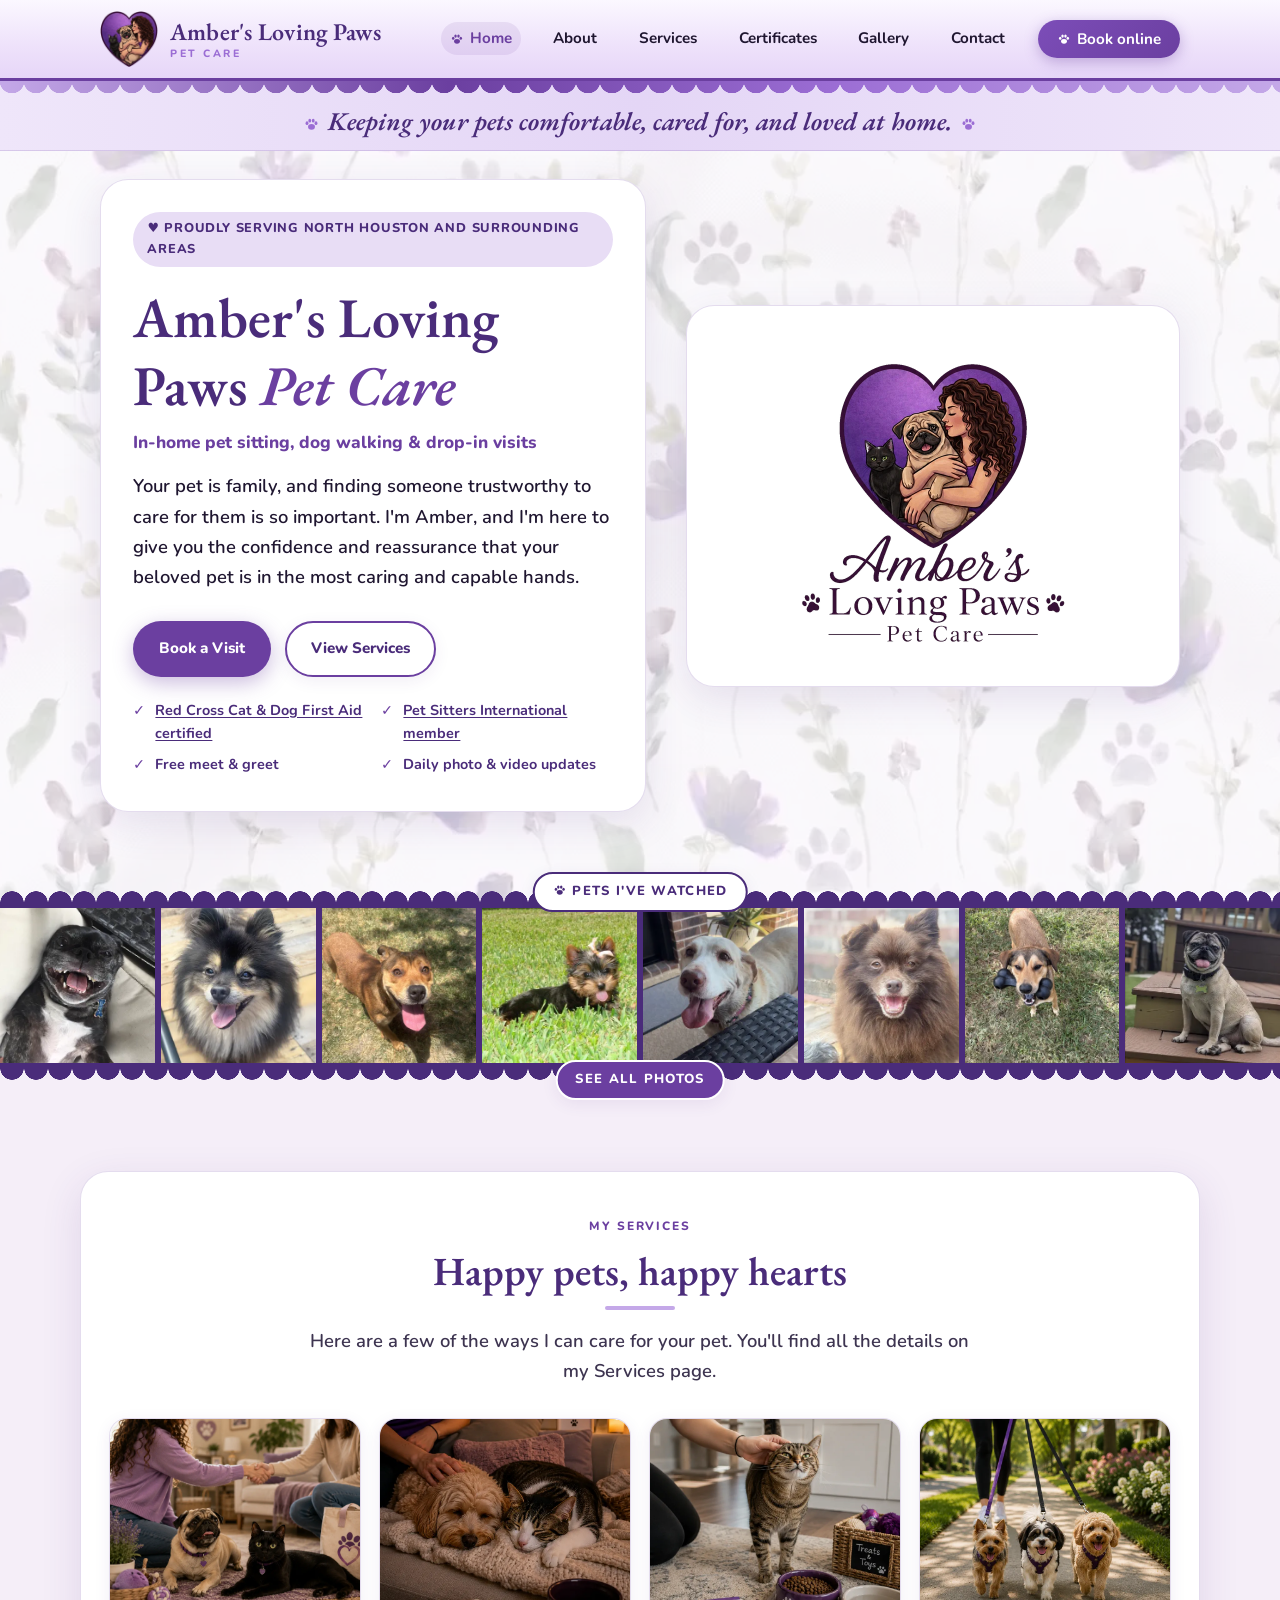
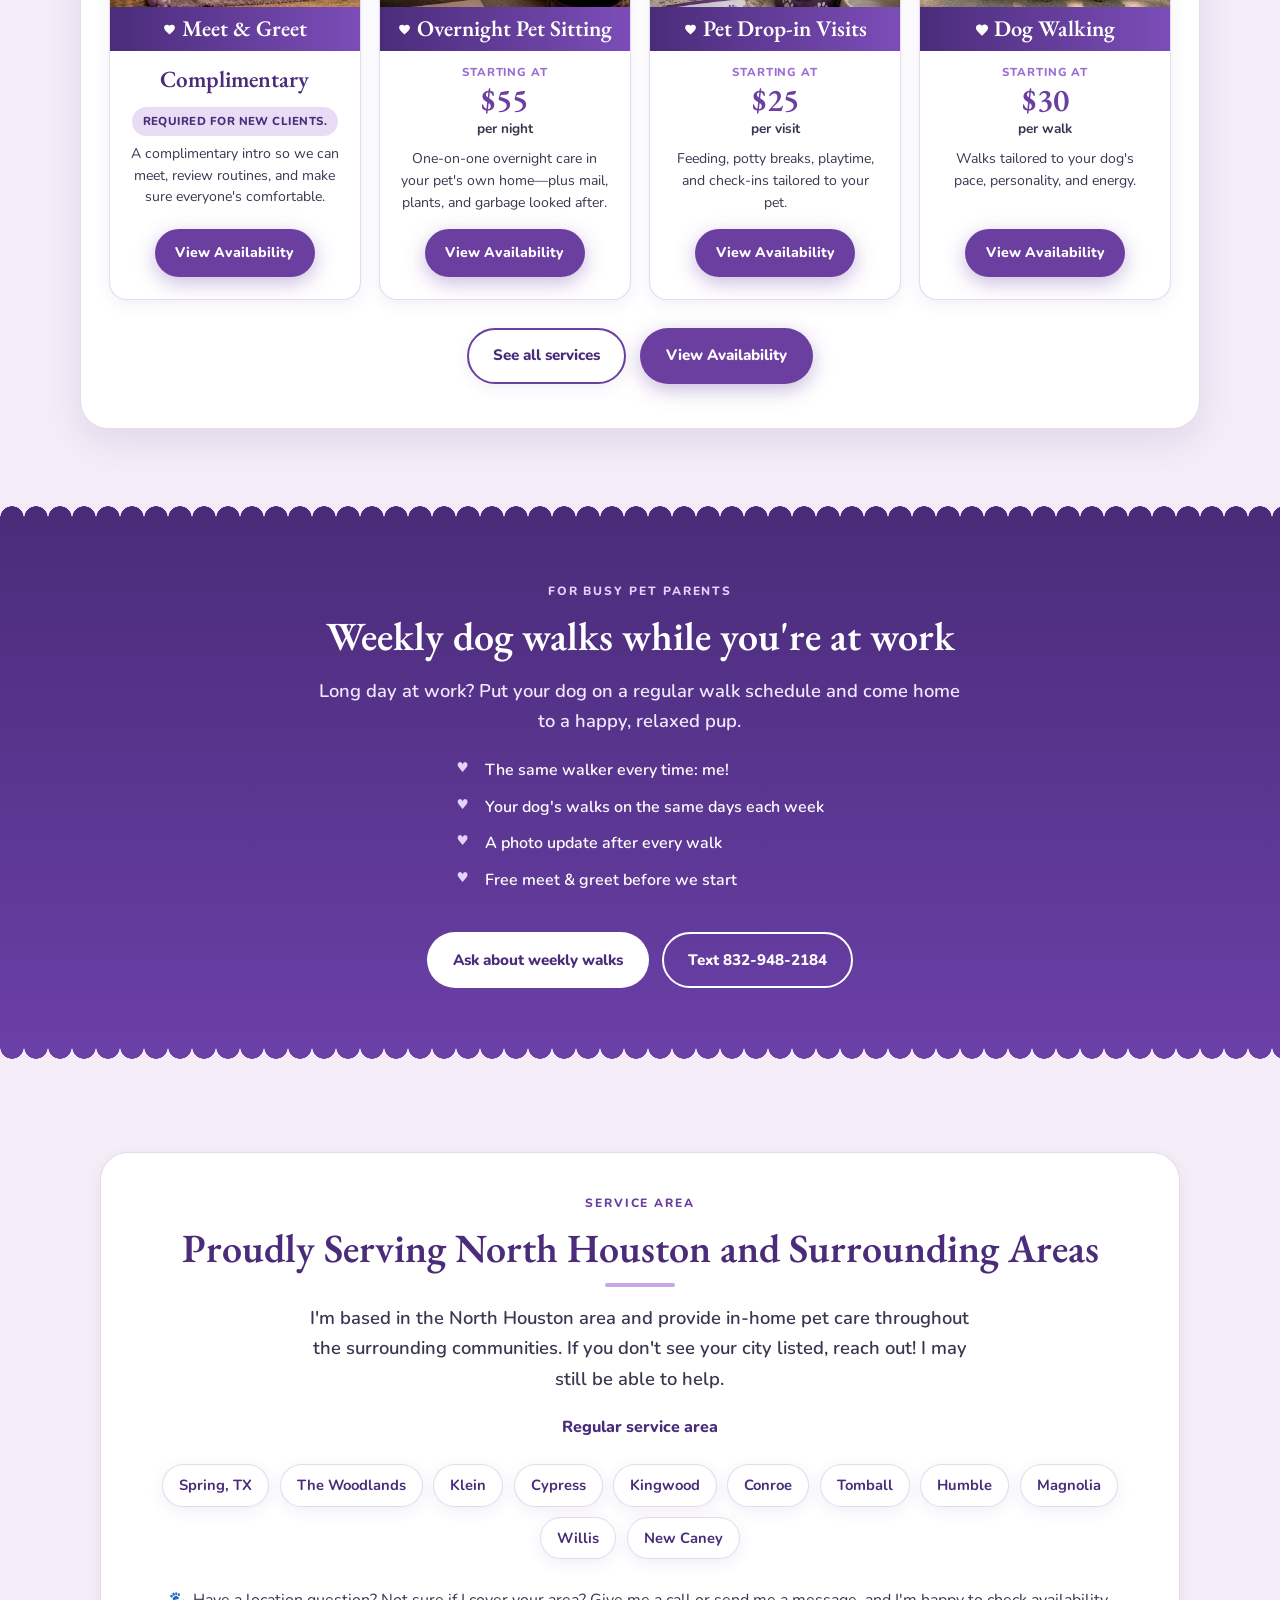
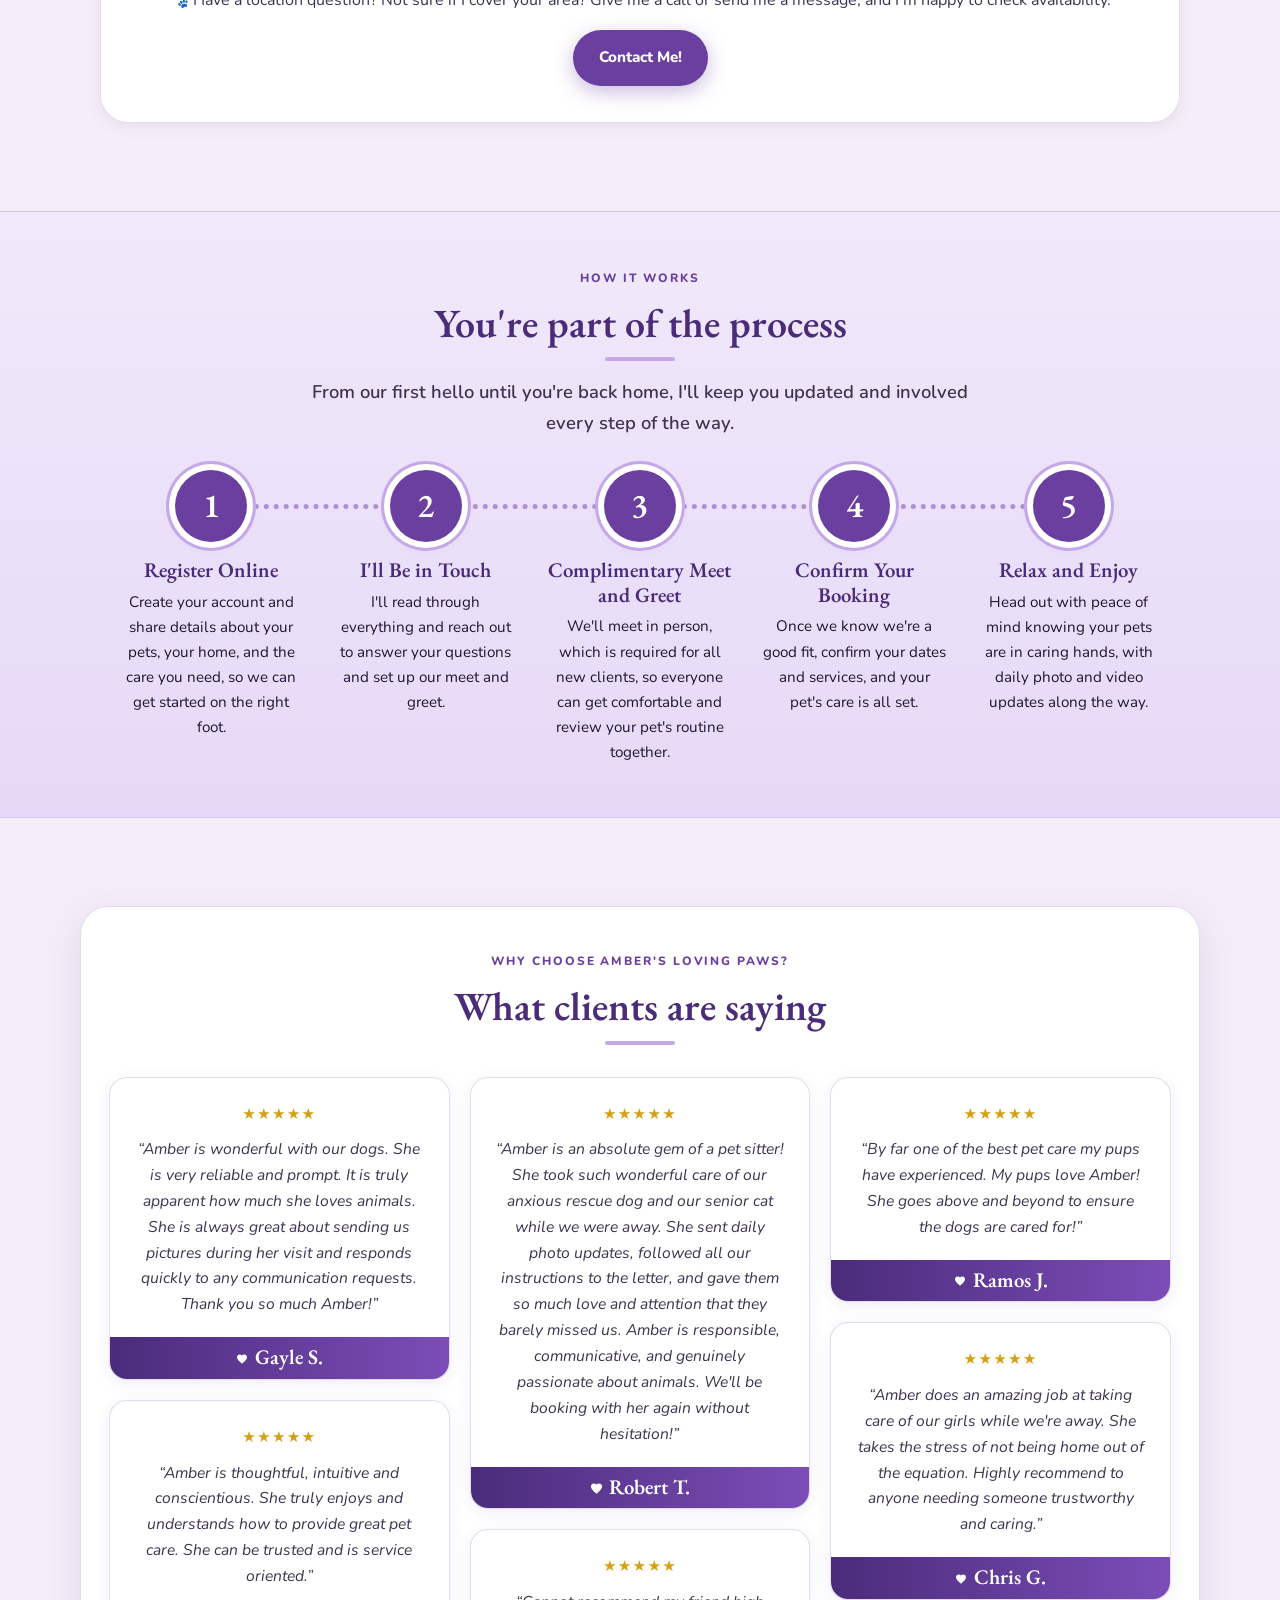
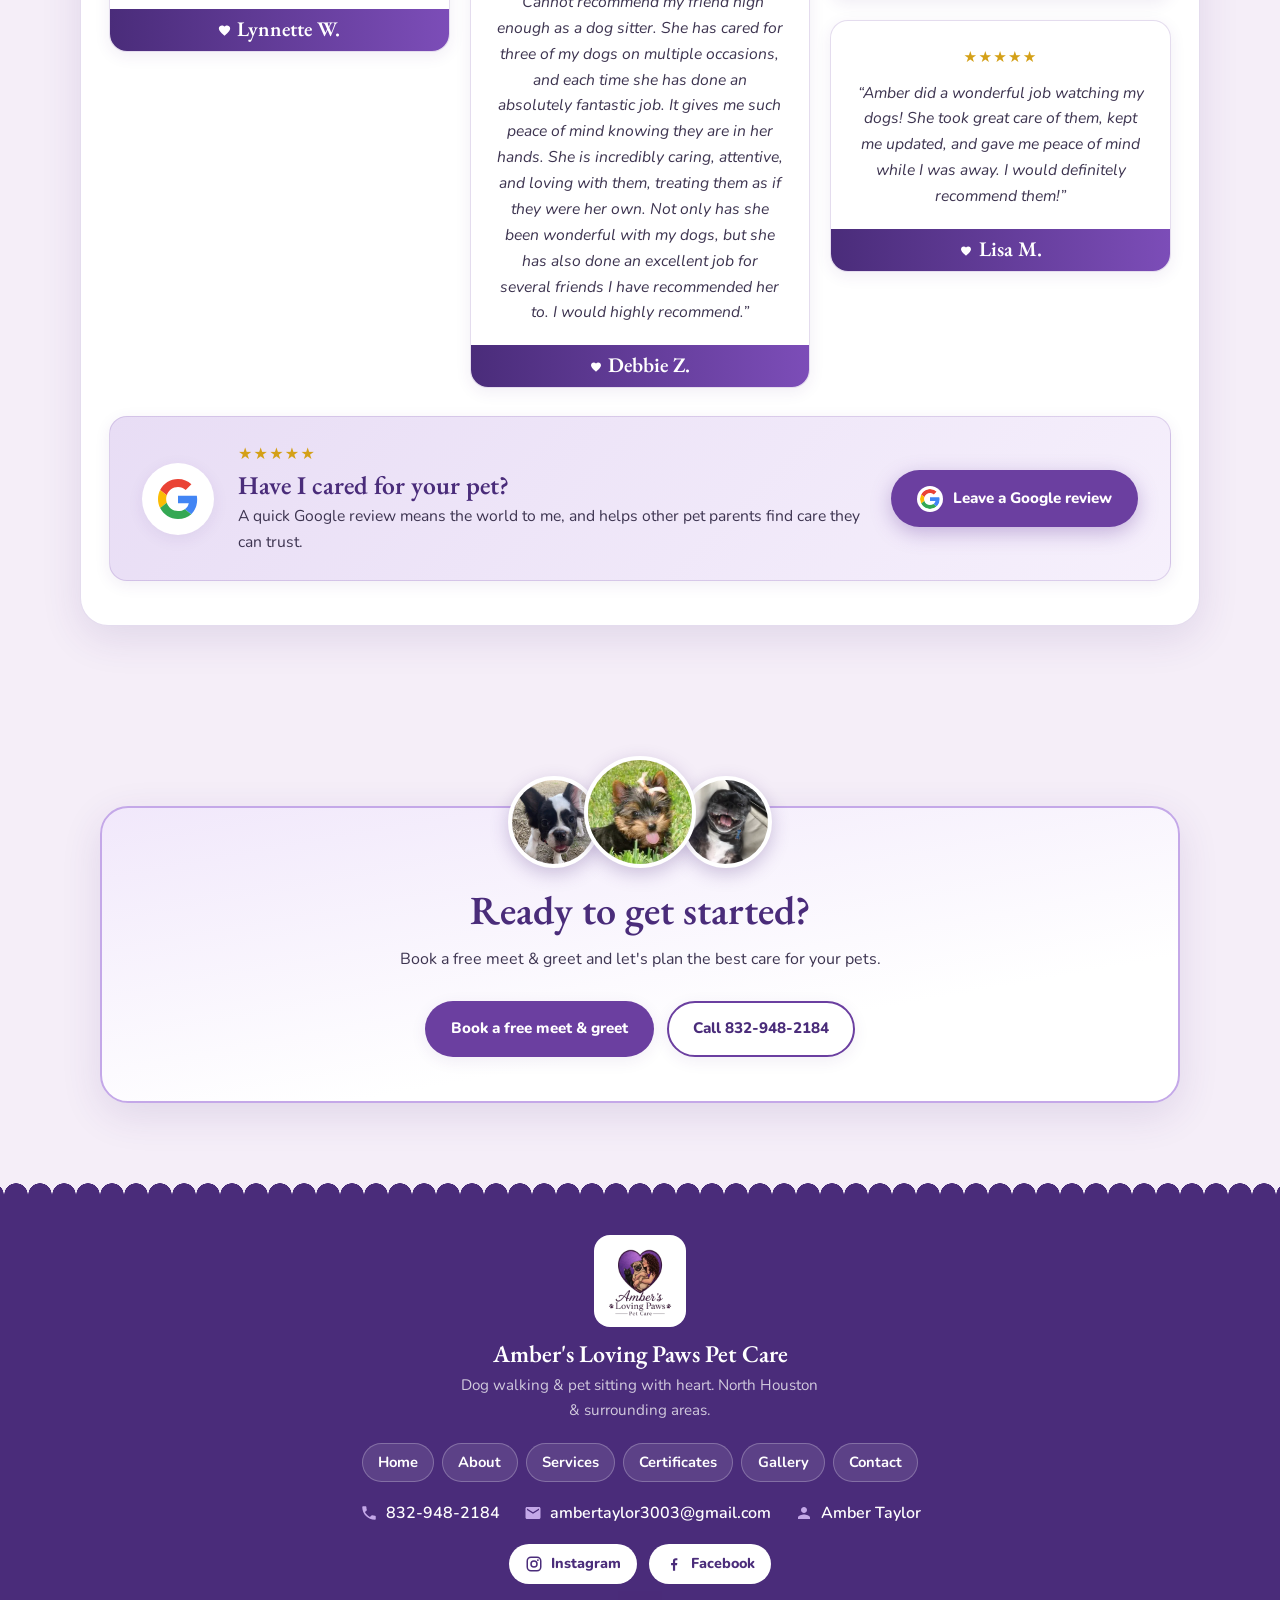
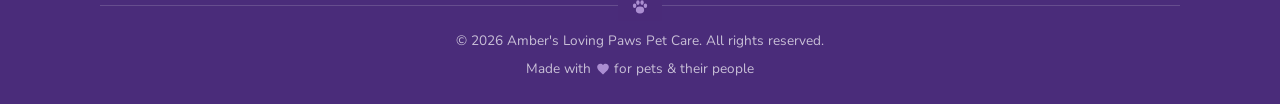
<file: index.html>
<!DOCTYPE html>
<html lang="en">
  <head>
    <meta charset="UTF-8" />
    <meta name="viewport" content="width=device-width, initial-scale=1" />
    <title>Pet Sitting &amp; Dog Walking in Spring, TX | Amber's Loving Paws</title>
    <meta name="description" content="In-home pet sitting, dog walking and drop-in visits in Spring, The Woodlands, Conroe and North Houston. Red Cross pet first aid certified. Free meet &amp; greet." />
    <link rel="canonical" href="https://amberslovingpawspetcare.com/" />
    <meta property="og:type" content="website" />
    <meta property="og:site_name" content="Amber's Loving Paws Pet Care" />
    <meta property="og:title" content="Pet Sitting &amp; Dog Walking in Spring, TX | Amber's Loving Paws" />
    <meta property="og:description" content="In-home pet sitting, dog walking and drop-in visits in Spring, The Woodlands, Conroe and North Houston. Red Cross pet first aid certified. Free meet &amp; greet." />
    <meta property="og:url" content="https://amberslovingpawspetcare.com/" />
    <meta property="og:image" content="https://amberslovingpawspetcare.com/assets/logo-main.png" />
    <meta name="twitter:card" content="summary" />
    <script type="application/ld+json">
    {
      "@context": "https://schema.org",
      "@type": "LocalBusiness",
      "name": "Amber's Loving Paws Pet Care",
      "description": "In-home pet sitting, dog walking and drop-in visits in Spring, The Woodlands, Conroe and North Houston. Red Cross pet first aid certified. Free meet & greet.",
      "url": "https://amberslovingpawspetcare.com/",
      "telephone": "+1-832-948-2184",
      "image": "https://amberslovingpawspetcare.com/assets/logo-main.png",
      "areaServed": [
        "Spring, TX",
        "The Woodlands, TX",
        "Klein, TX",
        "Cypress, TX",
        "Kingwood, TX",
        "Conroe, TX",
        "Tomball, TX",
        "Humble, TX",
        "Magnolia, TX",
        "Willis, TX",
        "New Caney, TX"
      ],
      "openingHours": "Mo-Su 07:00-22:00",
      "sameAs": [
        "https://www.instagram.com/amberslovingpawspetcare/",
        "https://www.facebook.com/profile.php?id=61593042751251"
      ]
    }
    </script>
    <link rel="preconnect" href="https://fonts.googleapis.com" />
    <link rel="preconnect" href="https://fonts.gstatic.com" crossorigin />
    <link href="https://fonts.googleapis.com/css2?family=EB+Garamond:ital,wght@0,500;0,600;1,500;1,600&family=Nunito:wght@400;600;700;800&display=swap" rel="stylesheet" />
    <link rel="stylesheet" href="css/styles.css" />
    <link rel="icon" href="assets/favicon-192.png" type="image/png" sizes="192x192" />
  </head>
  <body data-page="home">
    <div id="site-header"></div>
    <main id="page-root">
      <div class="container" style="padding:4rem 1rem;text-align:center">
        <h1>Amber's Loving Paws Pet Care</h1>
        <p>In-home pet sitting, dog walking and drop-in visits in Spring, The Woodlands, Conroe and across North Houston.</p>
        <p><a href="https://app.scritches.io/book/ambers-loving-paws-">Book online</a> · <a href="tel:8329482184">Call or text 832-948-2184</a> · <a href="services.html">Services &amp; prices</a></p>
      </div>
    </main>
    <div id="site-footer"></div>
    <script src="js/site-data.js"></script>
    <script src="js/site.js"></script>
  </body>
</html>
</file>
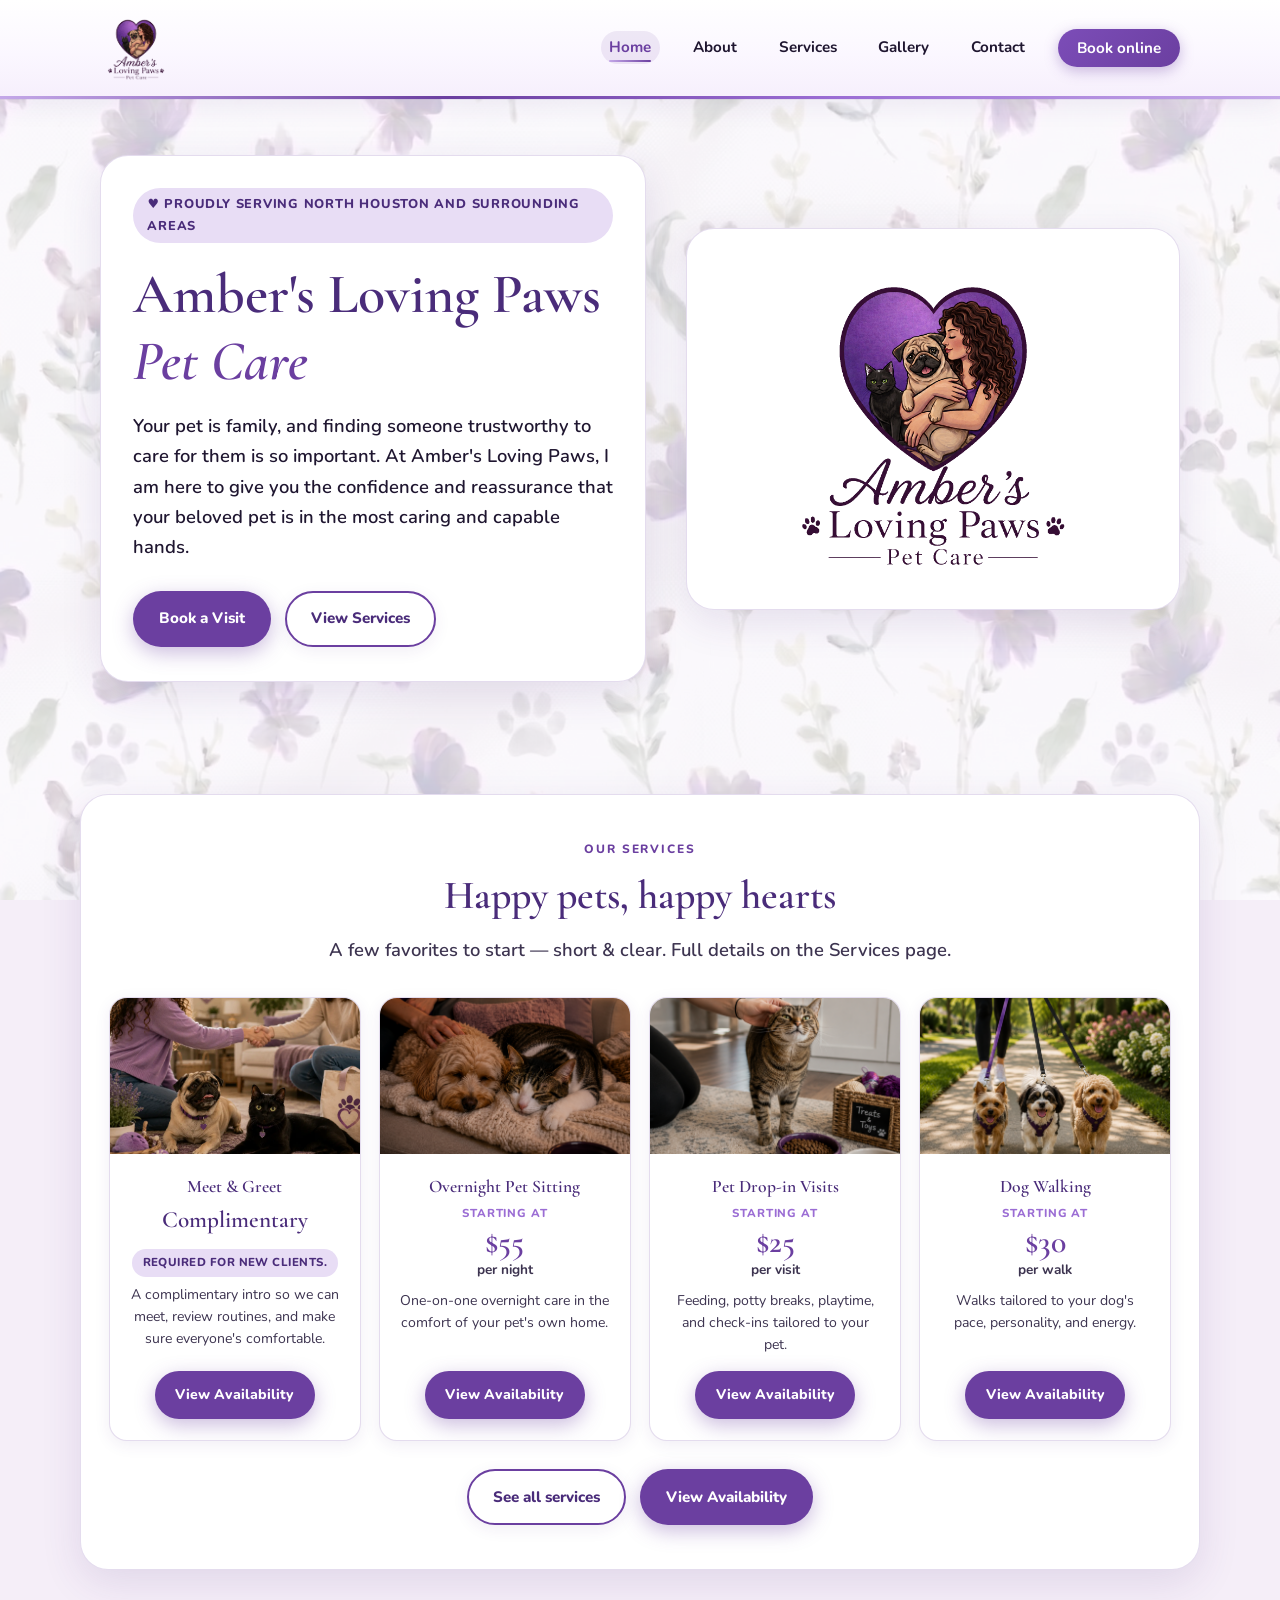
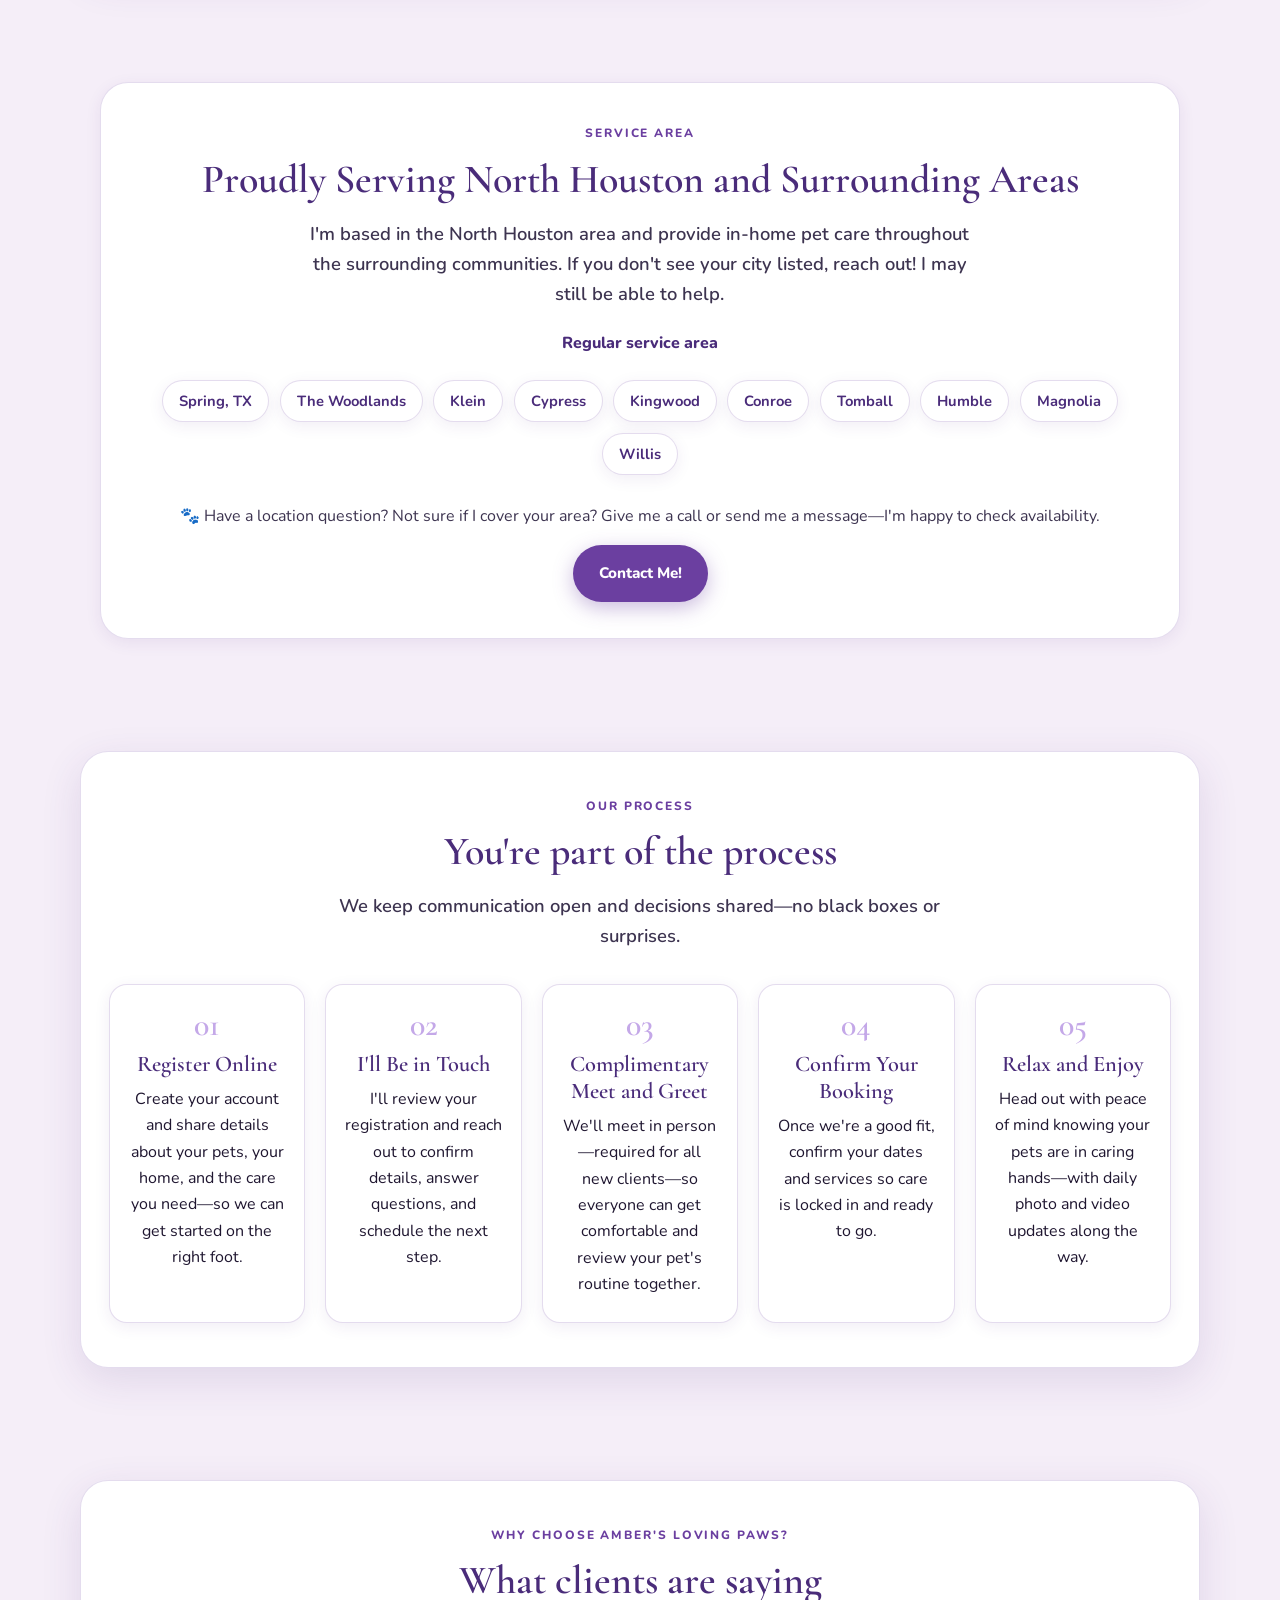
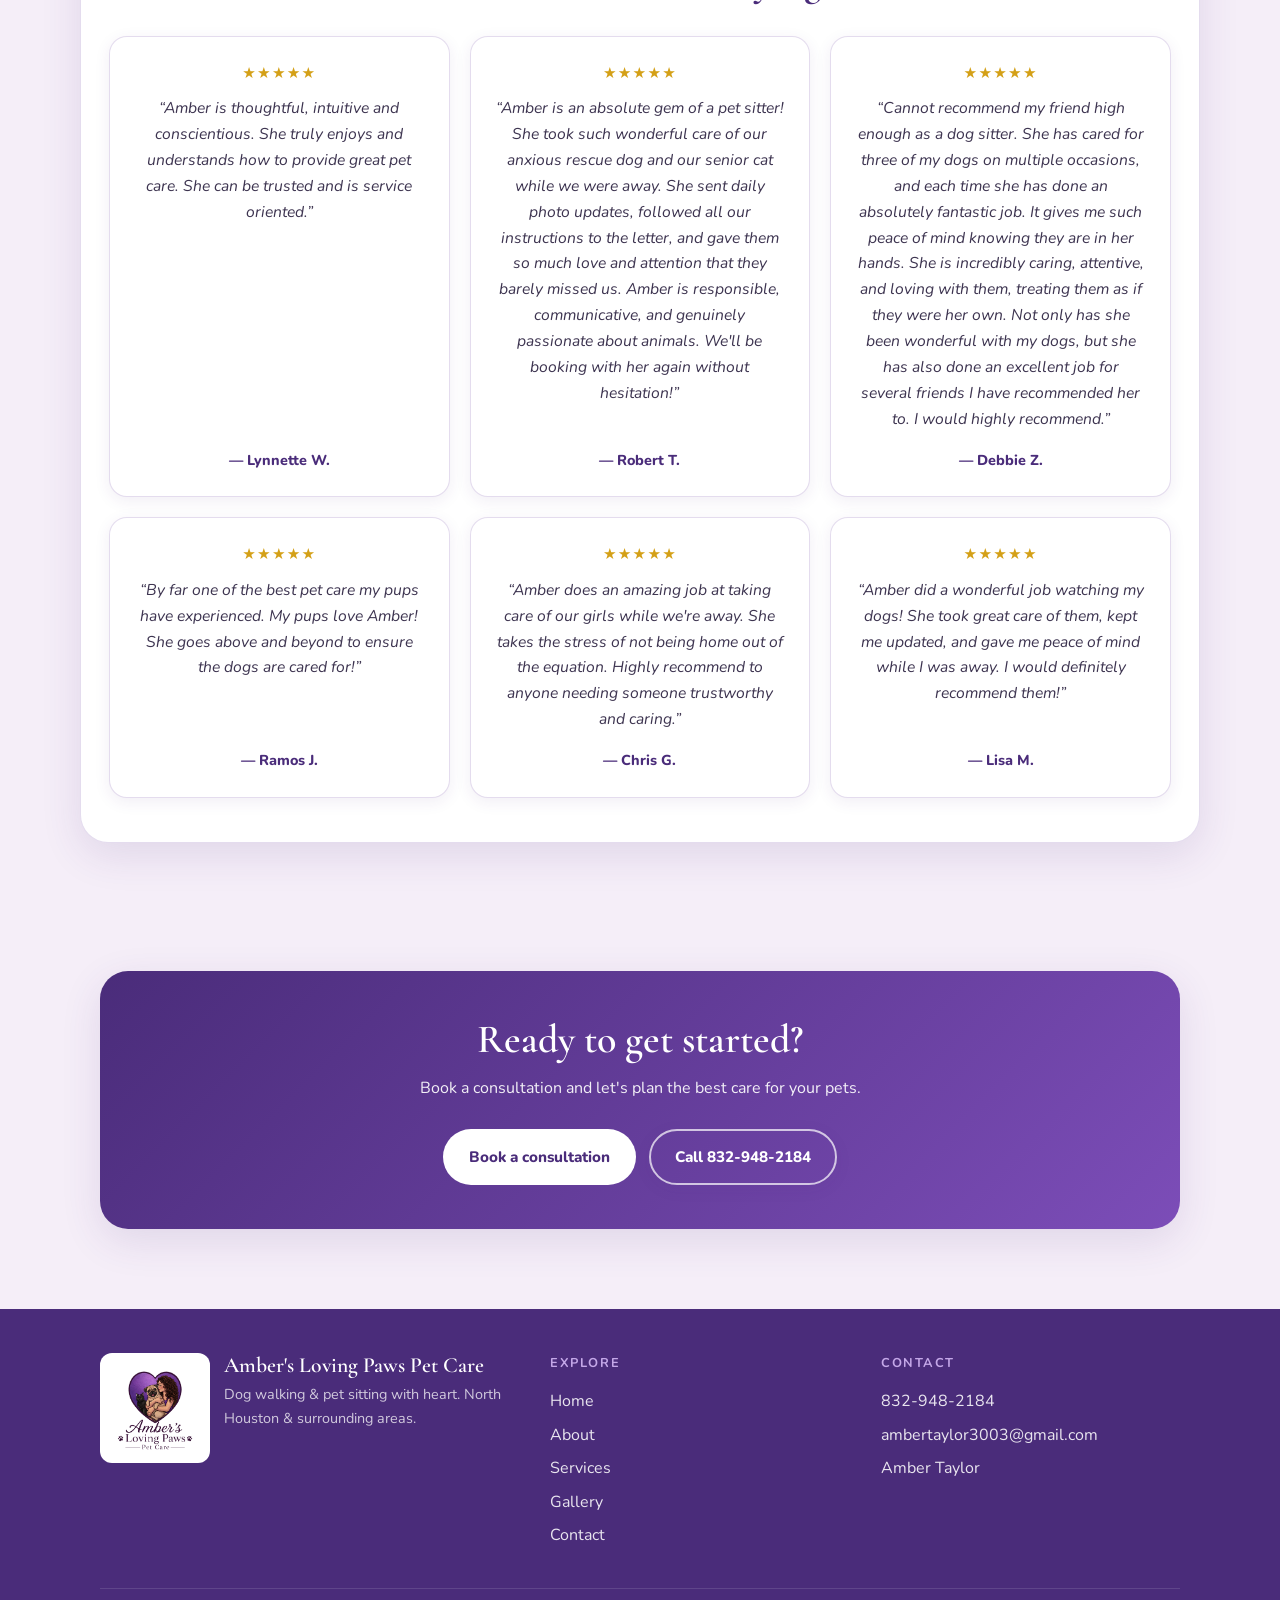
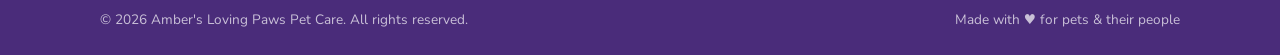
<file: Website-main/index.html>
<!DOCTYPE html>
<html lang="en">
  <head>
    <meta charset="UTF-8" />
    <meta name="viewport" content="width=device-width, initial-scale=1" />
    <title>Amber's Loving Paws Pet Care</title>
    <meta name="description" content="Trusted dog walking, pet sitting, and pet care in North Houston." />
    <link rel="preconnect" href="https://fonts.googleapis.com" />
    <link rel="preconnect" href="https://fonts.gstatic.com" crossorigin />
    <link href="https://fonts.googleapis.com/css2?family=Cormorant+Garamond:ital,wght@0,500;0,600;1,500&family=Nunito:wght@400;600;700;800&display=swap" rel="stylesheet" />
    <link rel="stylesheet" href="css/styles.css" />
    <link rel="icon" href="assets/logo-main.png" type="image/png" />
  </head>
  <body data-page="home">
    <div id="site-header"></div>
    <main id="page-root">
      <div class="container" style="padding:4rem 1rem;text-align:center">Loading…</div>
    </main>
    <div id="site-footer"></div>
    <script src="js/site-data.js"></script>
    <script src="js/site.js"></script>
  </body>
</html>
</file>
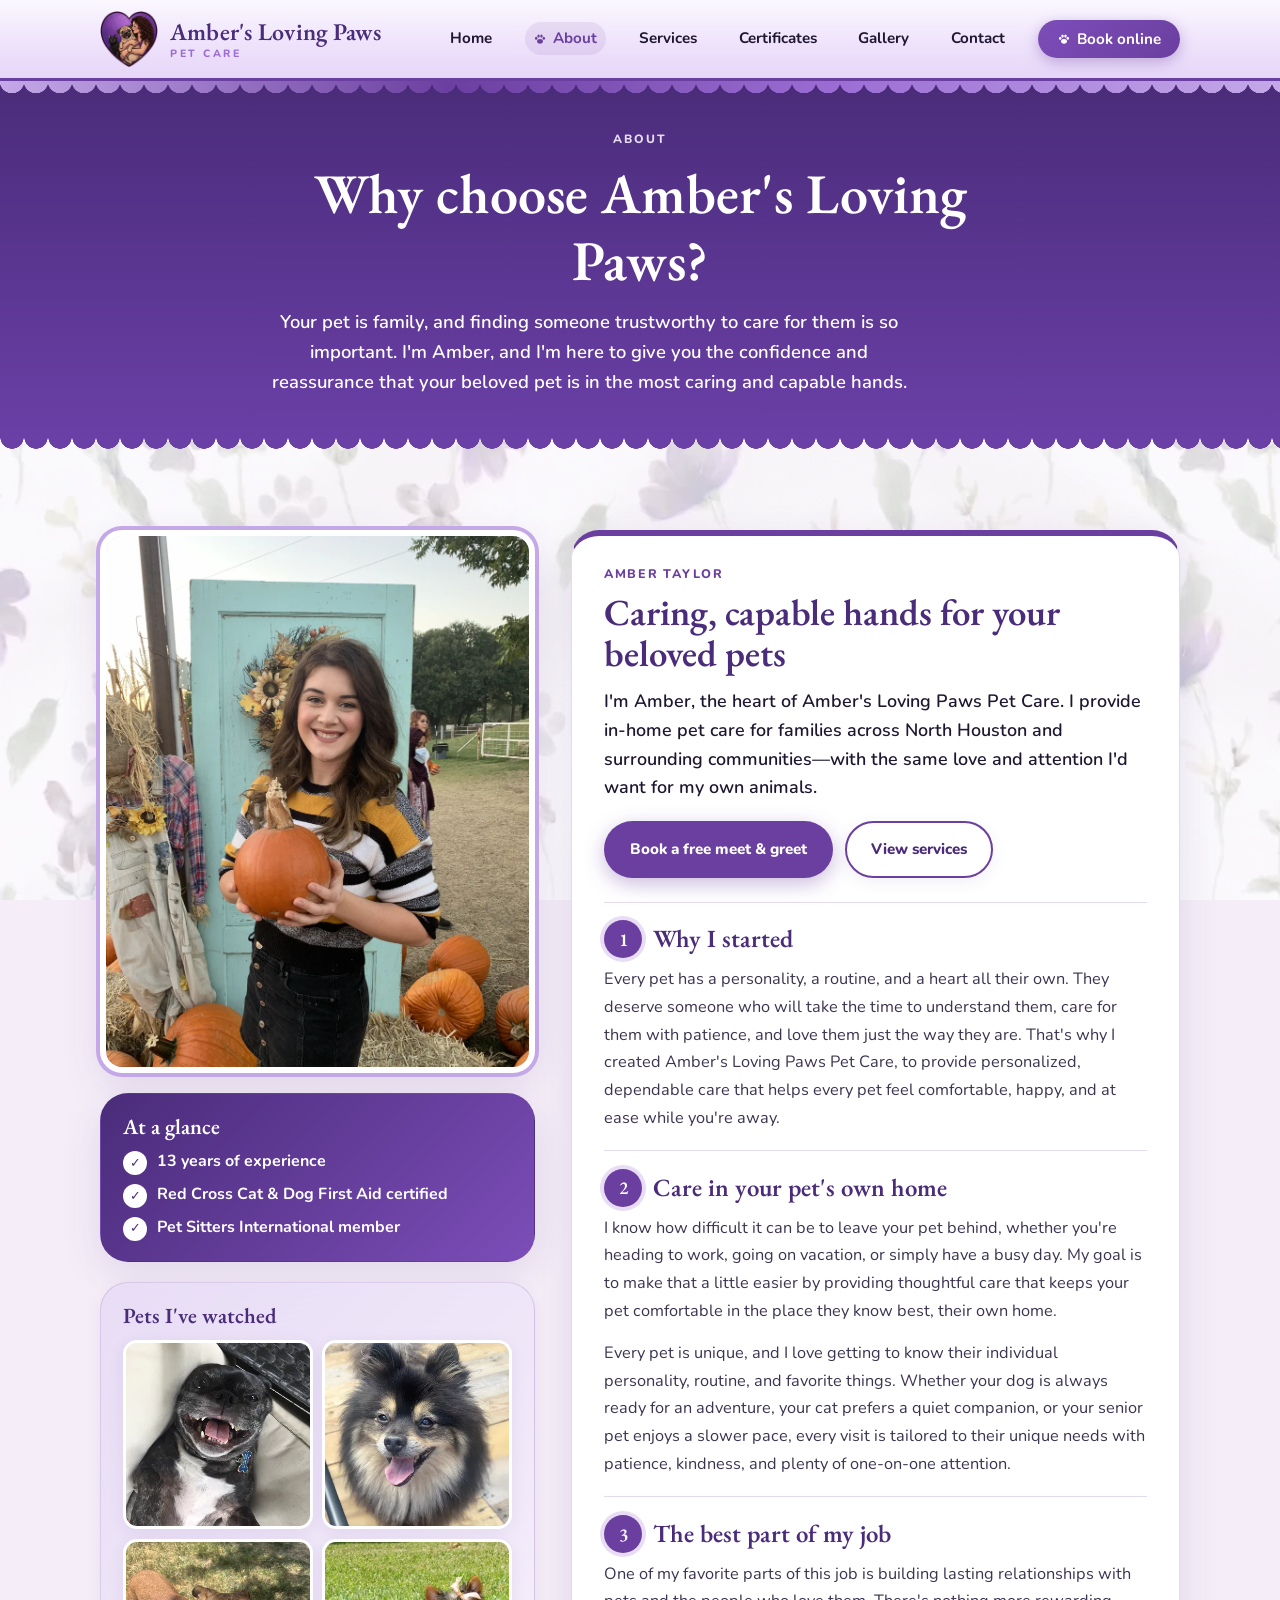
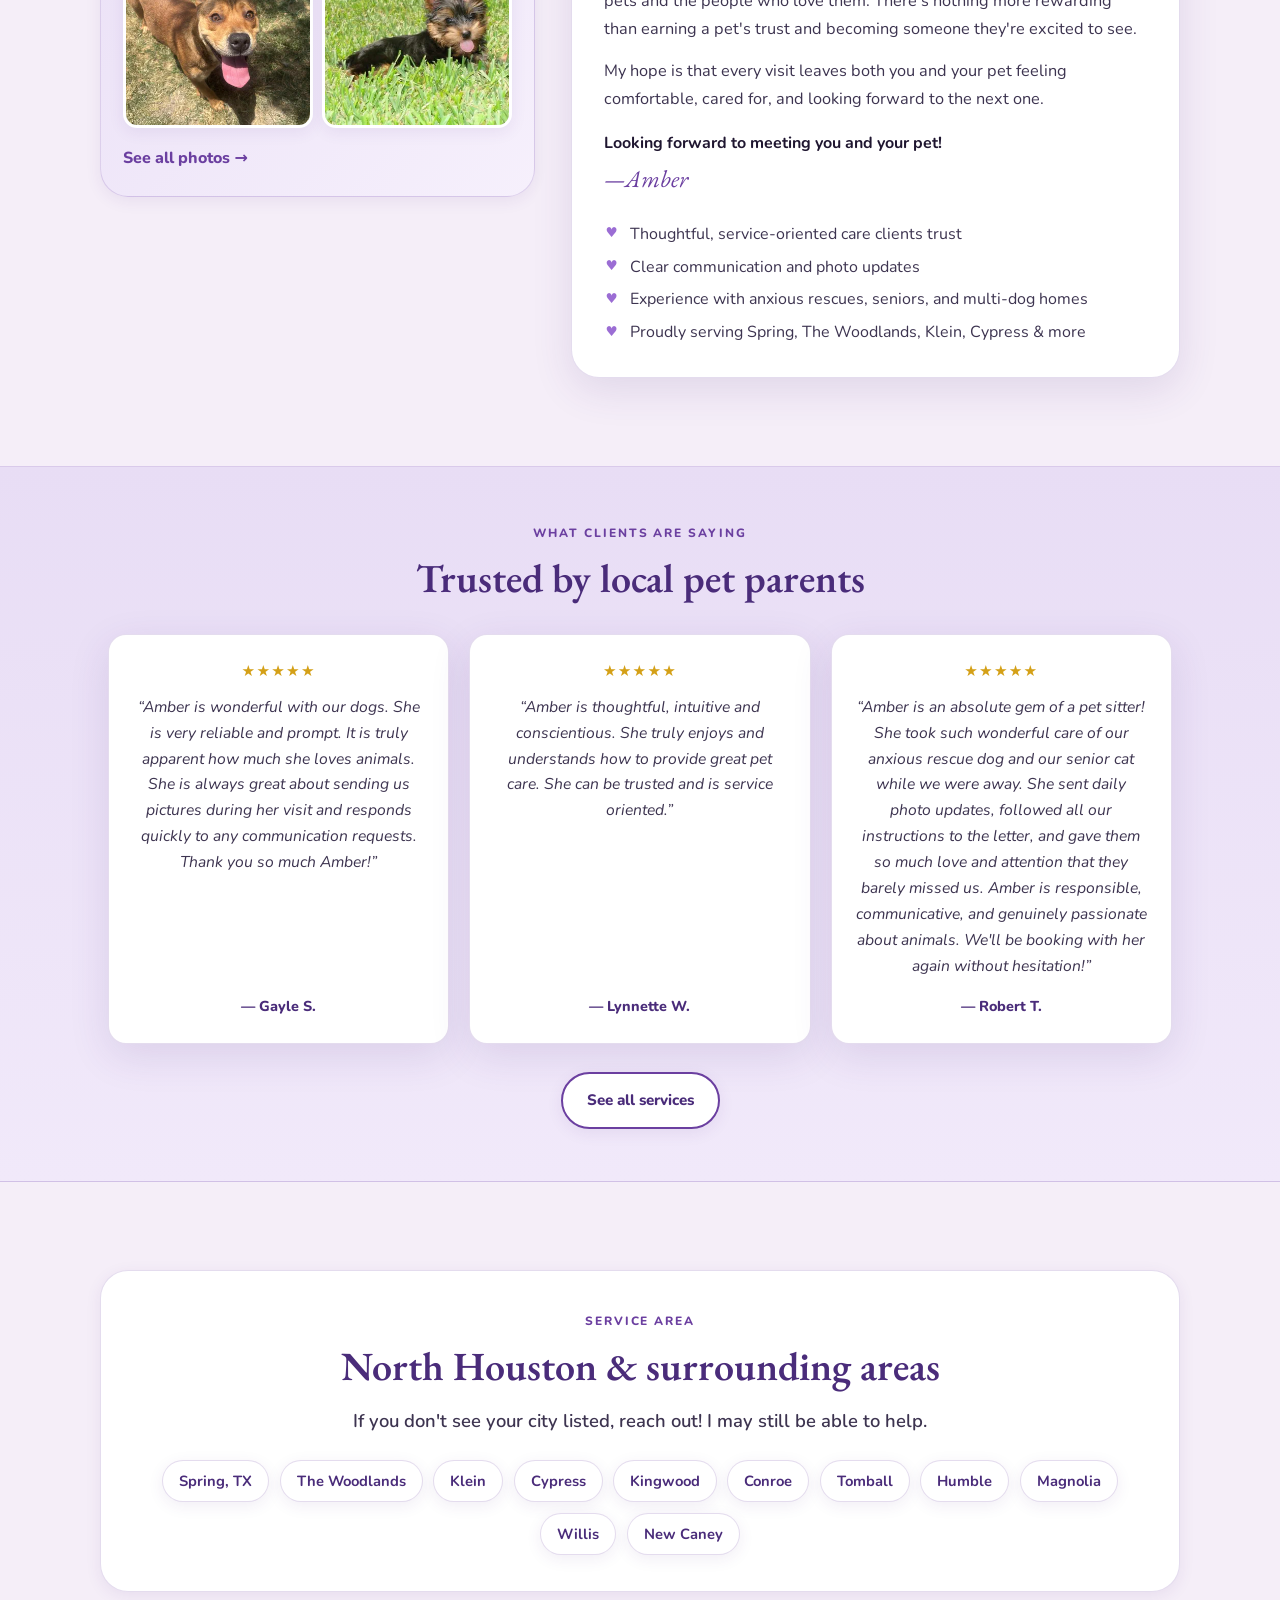
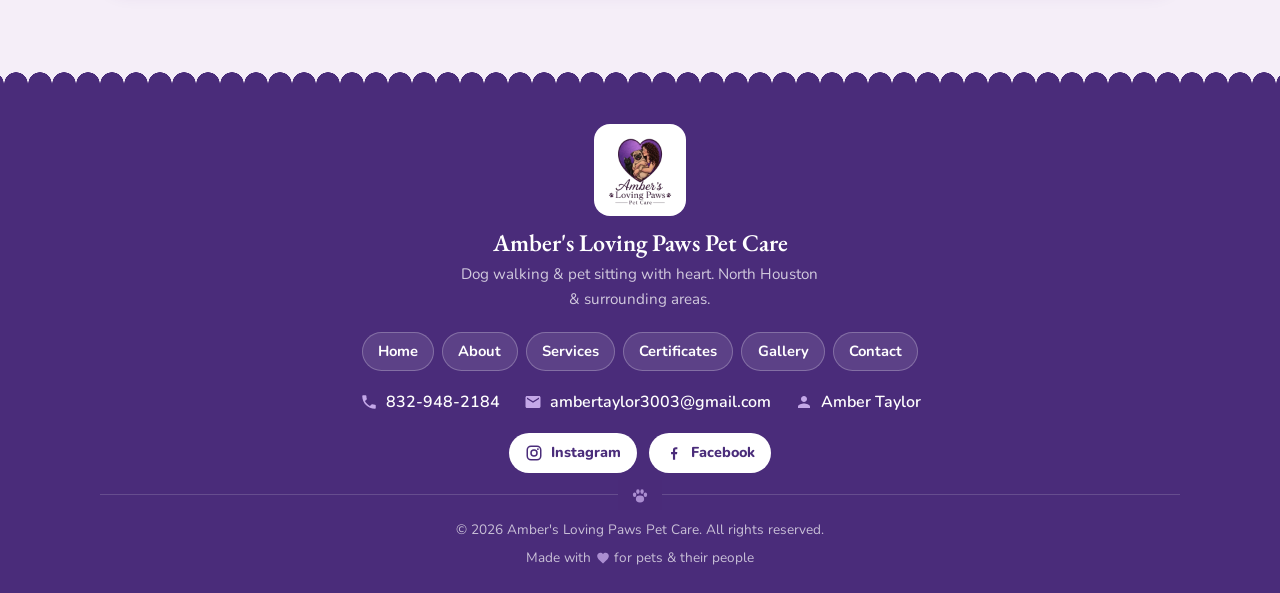
<file: about.html>
<!DOCTYPE html>
<html lang="en">
  <head>
    <meta charset="UTF-8" />
    <meta name="viewport" content="width=device-width, initial-scale=1" />
    <title>About | Amber's Loving Paws Pet Care</title>
    <meta name="description" content="Meet Amber Taylor of Amber's Loving Paws Pet Care." />
    <link rel="canonical" href="https://amberslovingpawspetcare.com/about.html" />
    <meta property="og:type" content="website" />
    <meta property="og:site_name" content="Amber's Loving Paws Pet Care" />
    <meta property="og:title" content="About | Amber's Loving Paws Pet Care" />
    <meta property="og:description" content="Meet Amber Taylor of Amber's Loving Paws Pet Care." />
    <meta property="og:url" content="https://amberslovingpawspetcare.com/about.html" />
    <meta property="og:image" content="https://amberslovingpawspetcare.com/assets/logo-main.png" />
    <meta name="twitter:card" content="summary" />
    <link rel="preconnect" href="https://fonts.googleapis.com" />
    <link rel="preconnect" href="https://fonts.gstatic.com" crossorigin />
    <link href="https://fonts.googleapis.com/css2?family=EB+Garamond:ital,wght@0,500;0,600;1,500;1,600&family=Nunito:wght@400;600;700;800&display=swap" rel="stylesheet" />
    <link rel="stylesheet" href="css/styles.css" />
    <link rel="icon" href="assets/favicon-192.png" type="image/png" sizes="192x192" />
  </head>
  <body data-page="about">
    <div id="site-header"></div>
    <main id="page-root">
      <div class="container" style="padding:4rem 1rem;text-align:center">Loading…</div>
    </main>
    <div id="site-footer"></div>
    <script src="js/site-data.js"></script>
    <script src="js/site.js"></script>
  </body>
</html>
</file>
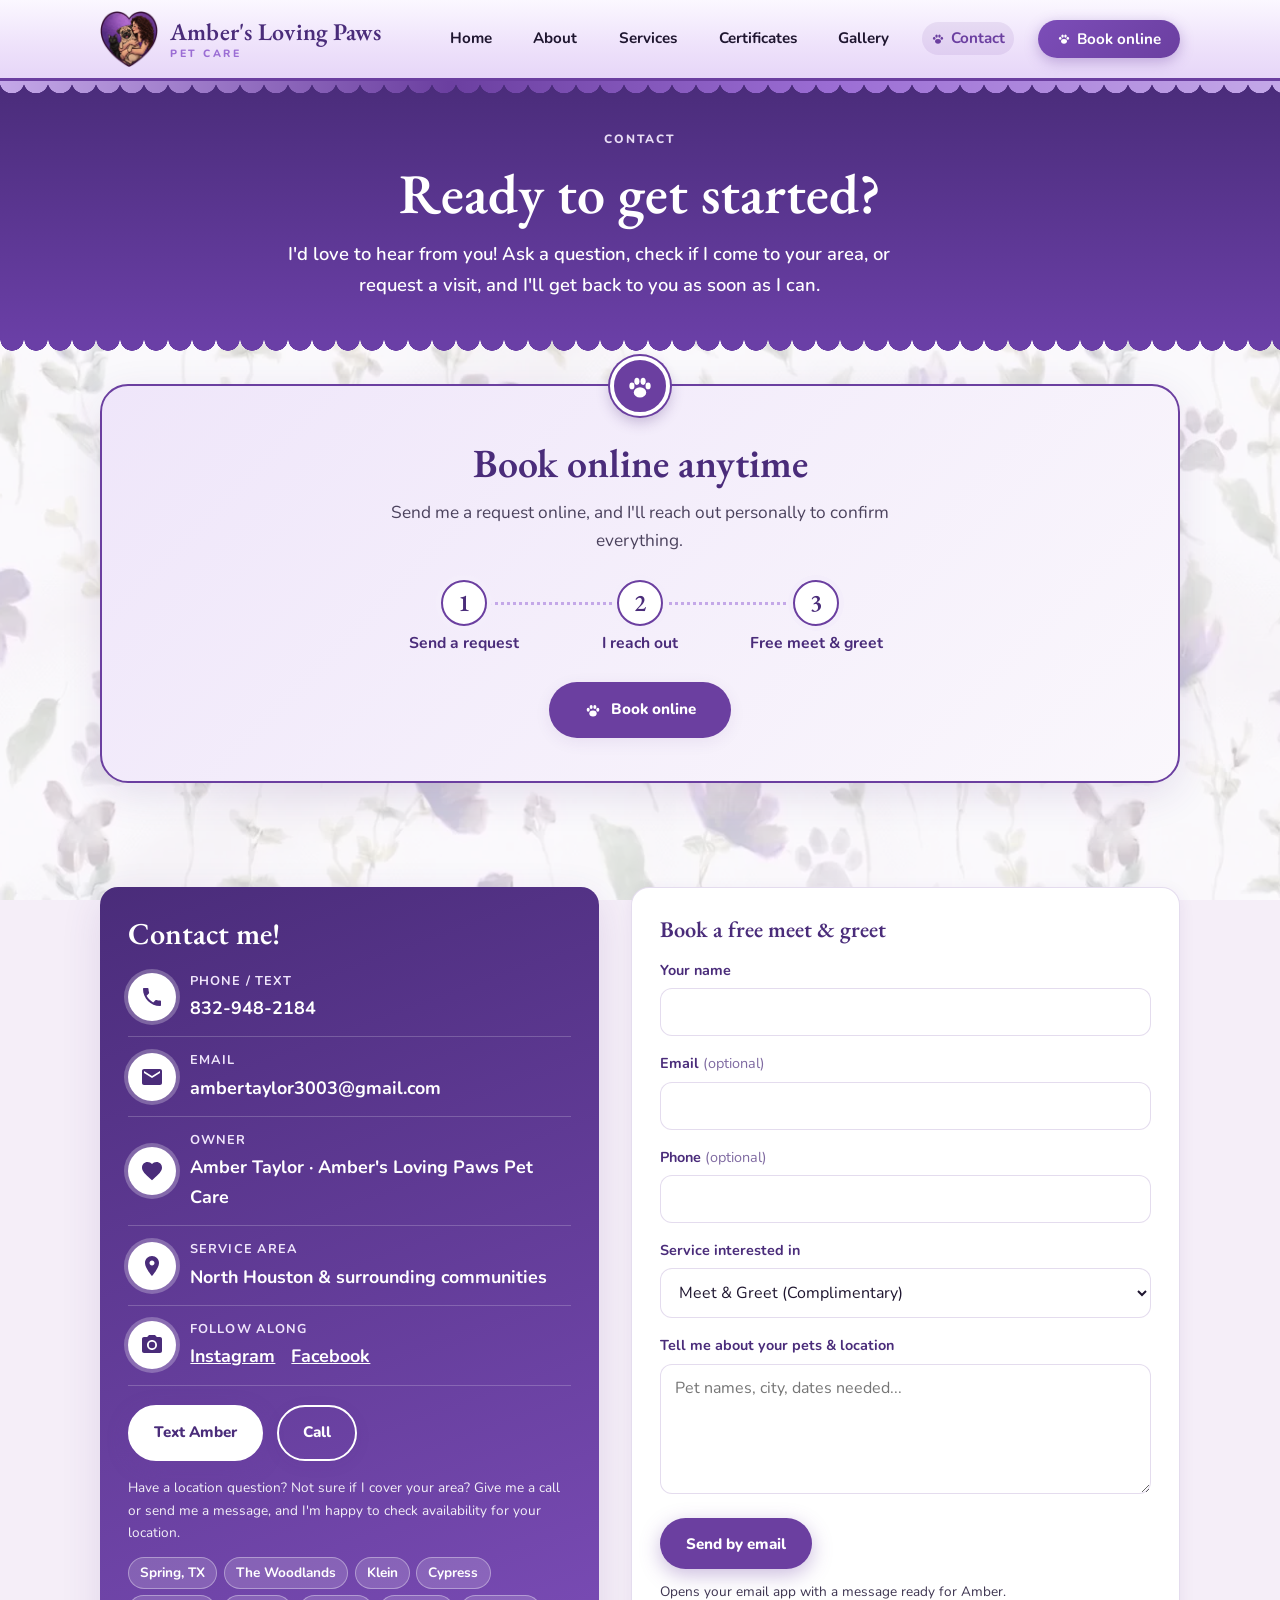
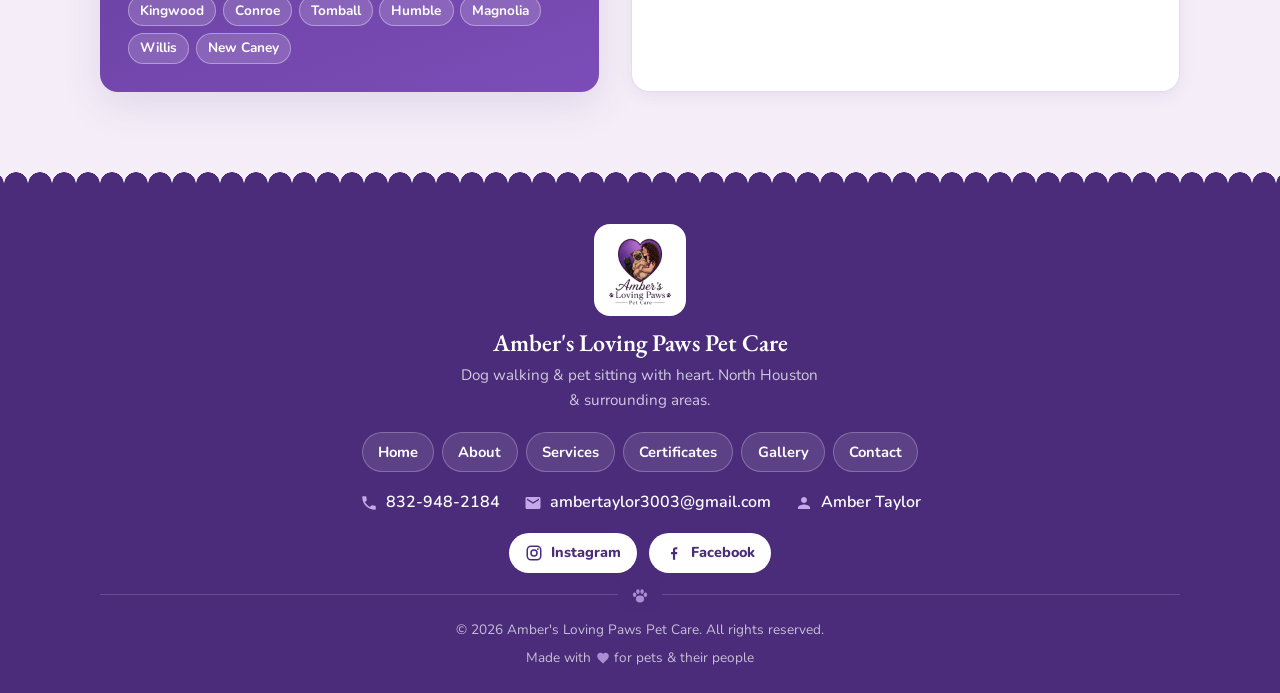
<file: contact.html>
<!DOCTYPE html>
<html lang="en">
  <head>
    <meta charset="UTF-8" />
    <meta name="viewport" content="width=device-width, initial-scale=1" />
    <title>Contact | Amber's Loving Paws Pet Care</title>
    <meta name="description" content="Contact Amber's Loving Paws Pet Care to book a visit." />
    <link rel="canonical" href="https://amberslovingpawspetcare.com/contact.html" />
    <meta property="og:type" content="website" />
    <meta property="og:site_name" content="Amber's Loving Paws Pet Care" />
    <meta property="og:title" content="Contact | Amber's Loving Paws Pet Care" />
    <meta property="og:description" content="Contact Amber's Loving Paws Pet Care to book a visit." />
    <meta property="og:url" content="https://amberslovingpawspetcare.com/contact.html" />
    <meta property="og:image" content="https://amberslovingpawspetcare.com/assets/logo-main.png" />
    <meta name="twitter:card" content="summary" />
    <link rel="preconnect" href="https://fonts.googleapis.com" />
    <link rel="preconnect" href="https://fonts.gstatic.com" crossorigin />
    <link href="https://fonts.googleapis.com/css2?family=EB+Garamond:ital,wght@0,500;0,600;1,500;1,600&family=Nunito:wght@400;600;700;800&display=swap" rel="stylesheet" />
    <link rel="stylesheet" href="css/styles.css" />
    <link rel="icon" href="assets/favicon-192.png" type="image/png" sizes="192x192" />
  </head>
  <body data-page="contact">
    <div id="site-header"></div>
    <main id="page-root">
      <div class="container" style="padding:4rem 1rem;text-align:center">Loading…</div>
    </main>
    <div id="site-footer"></div>
    <script src="js/site-data.js"></script>
    <script src="js/site.js"></script>
  </body>
</html>
</file>
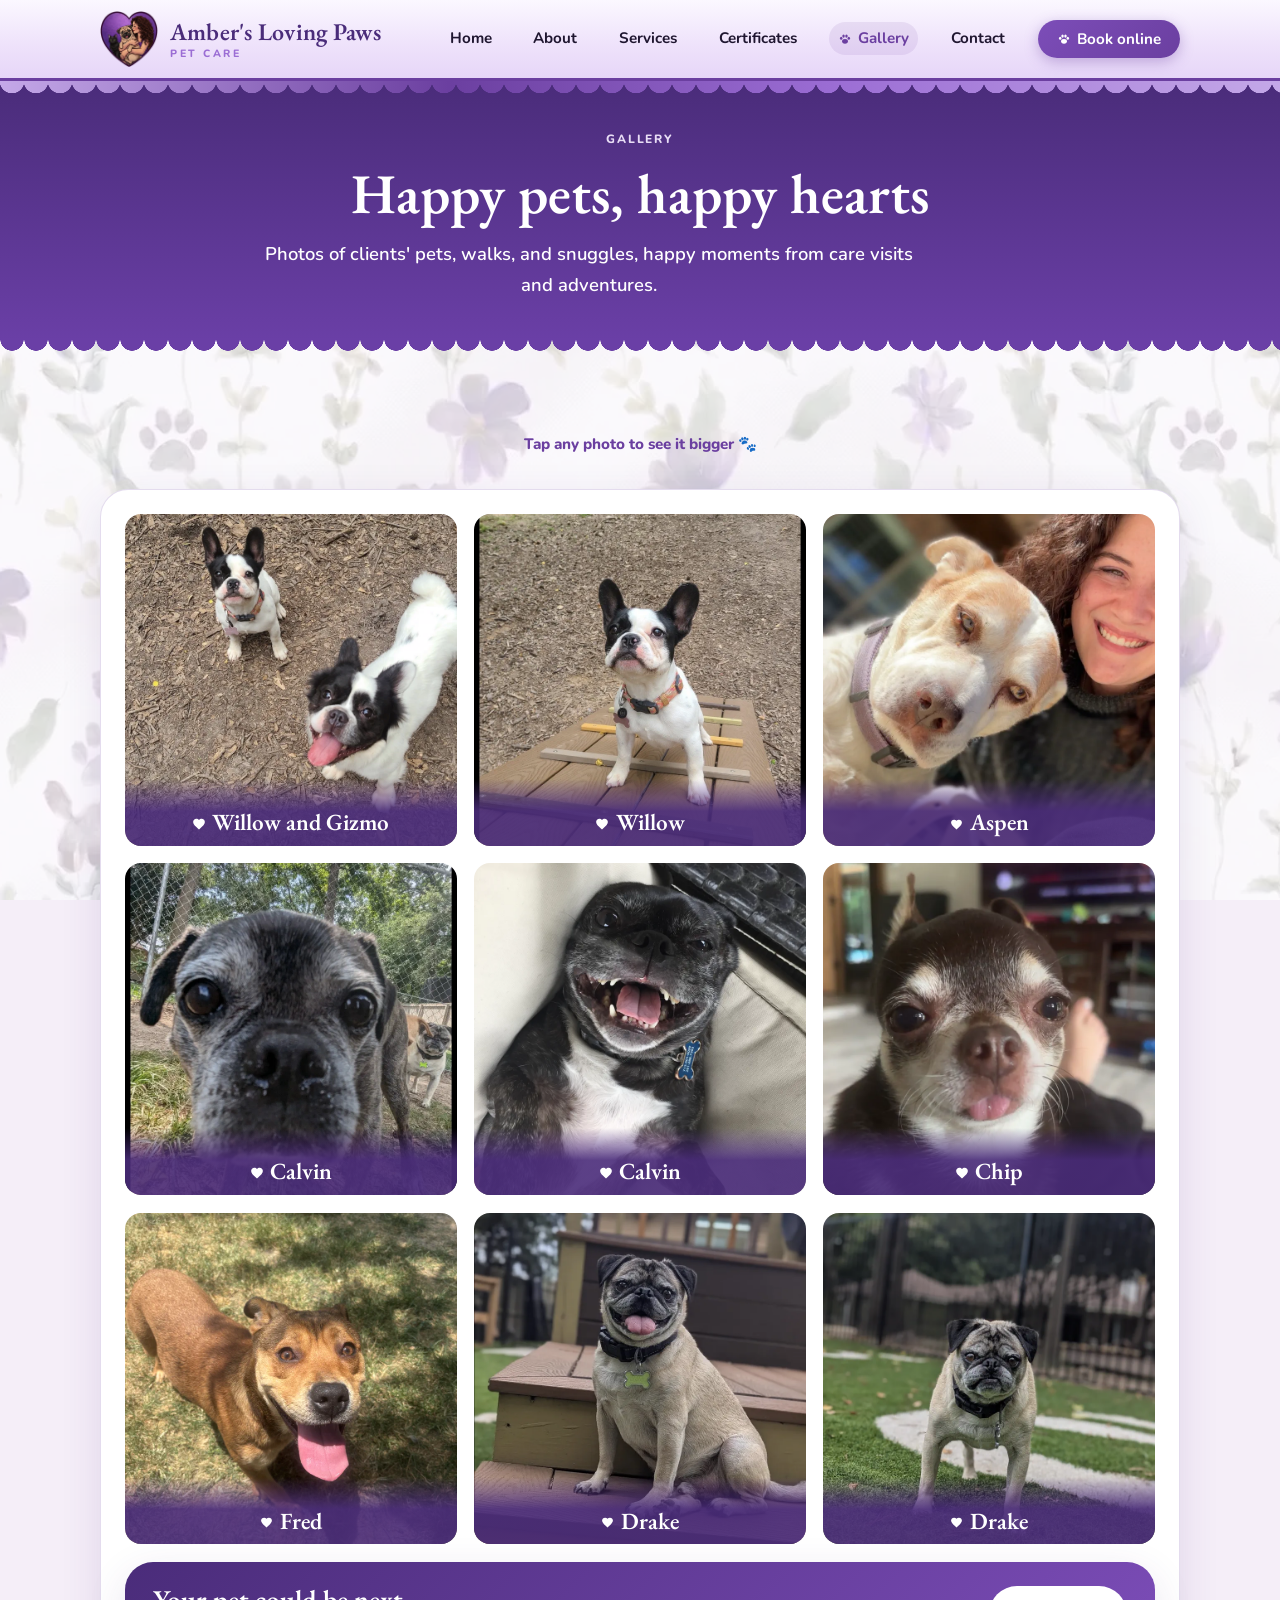
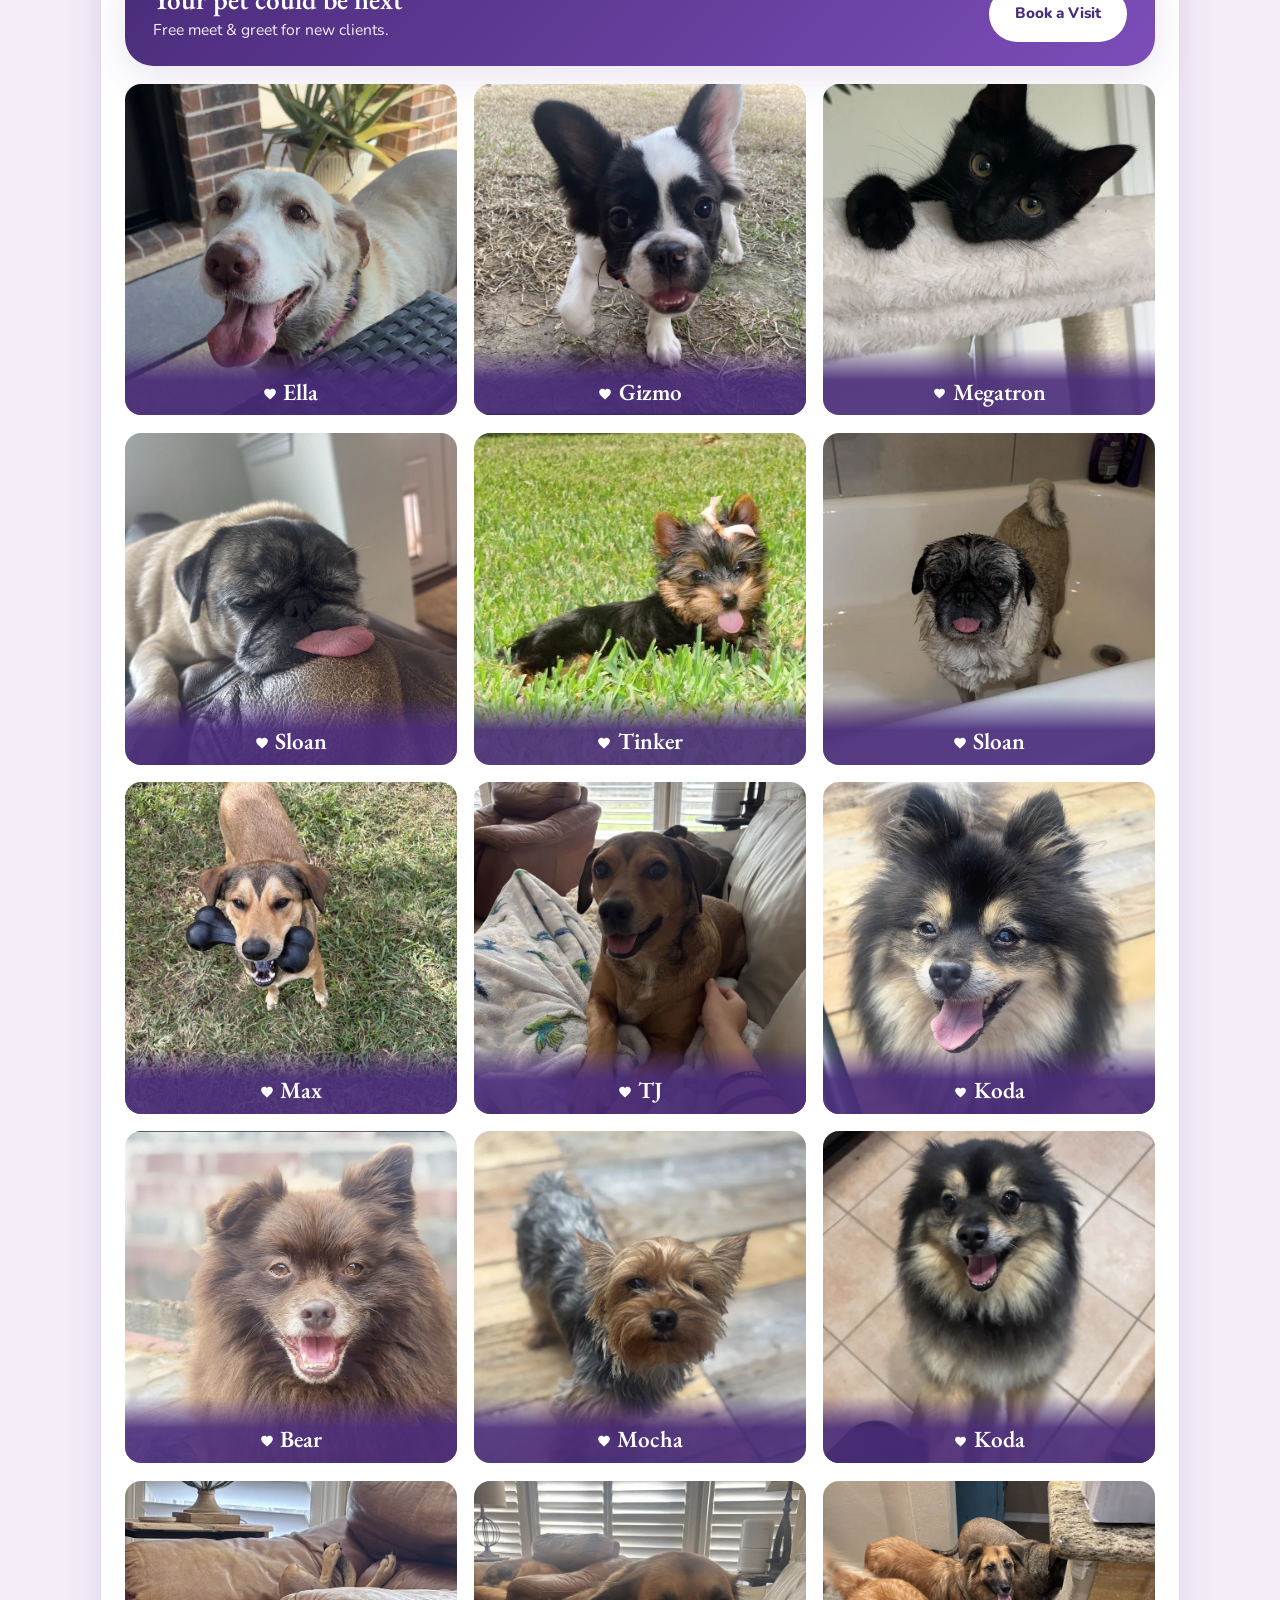
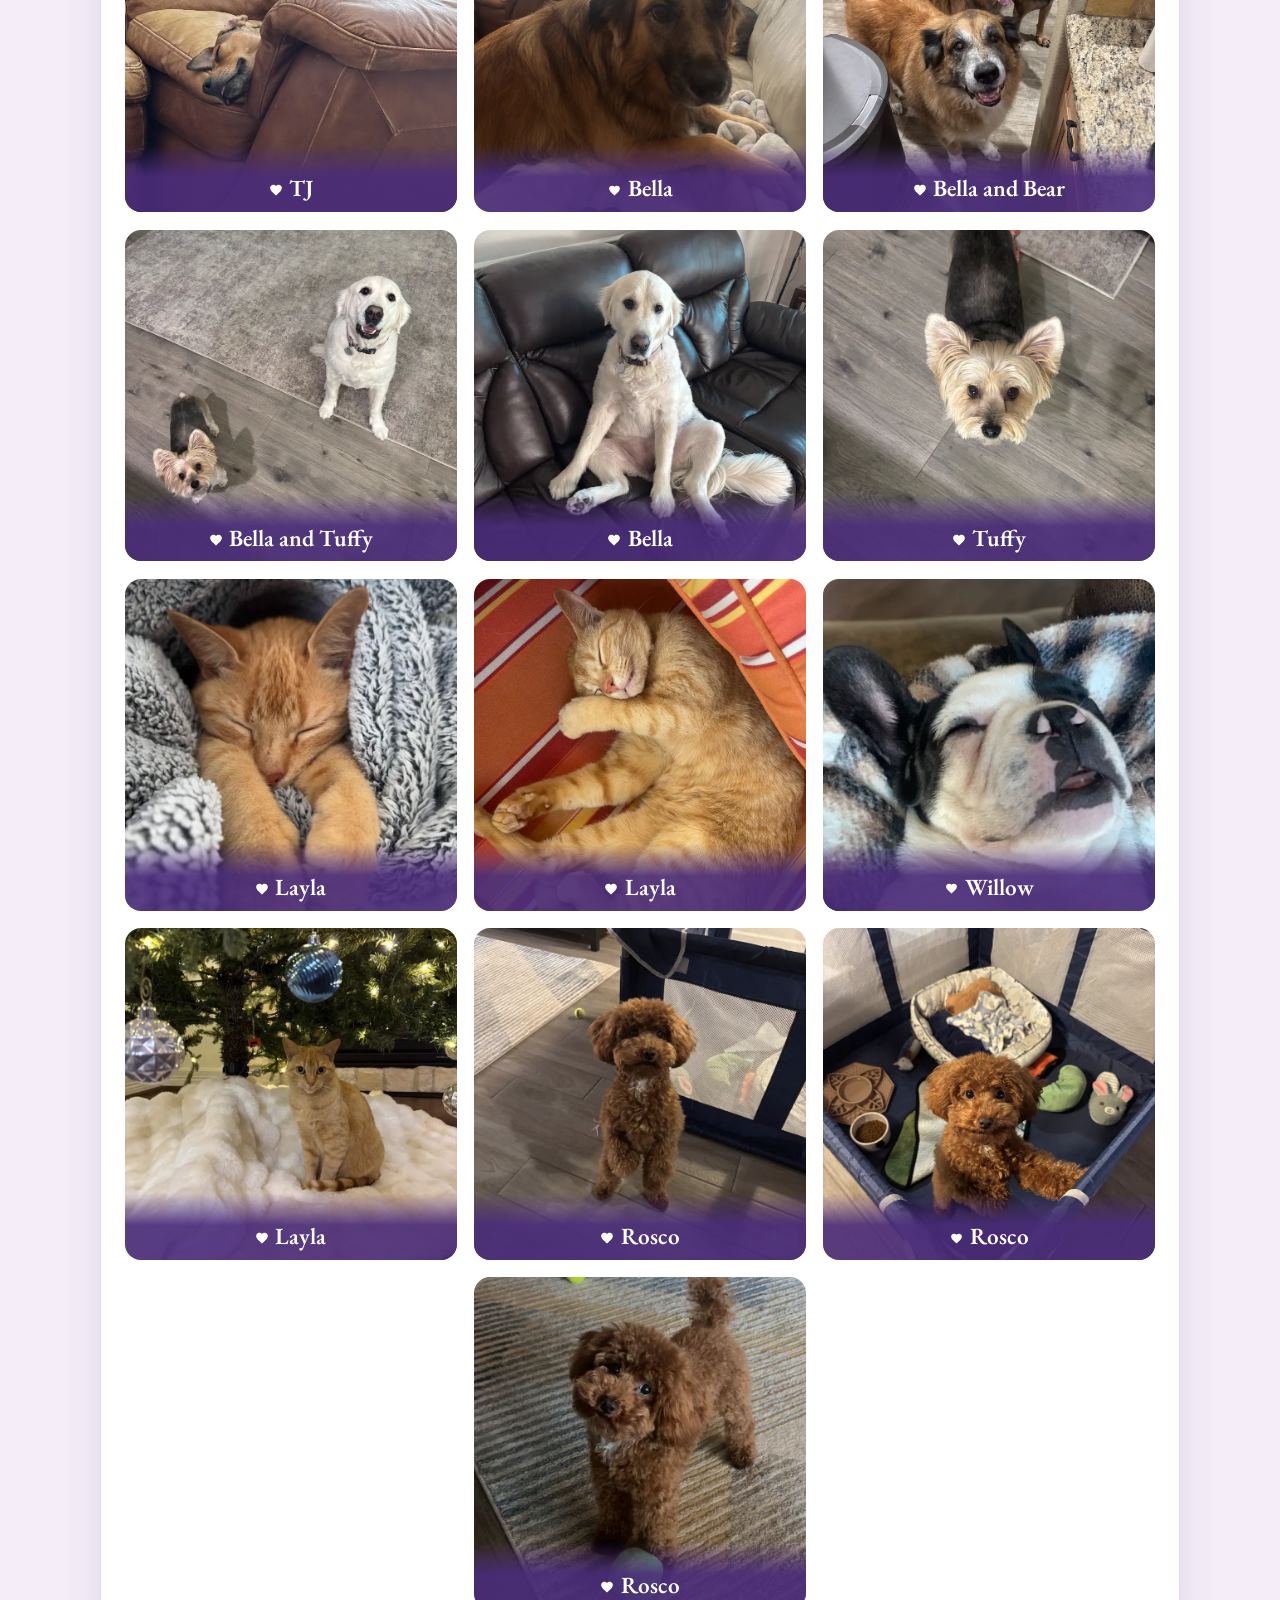
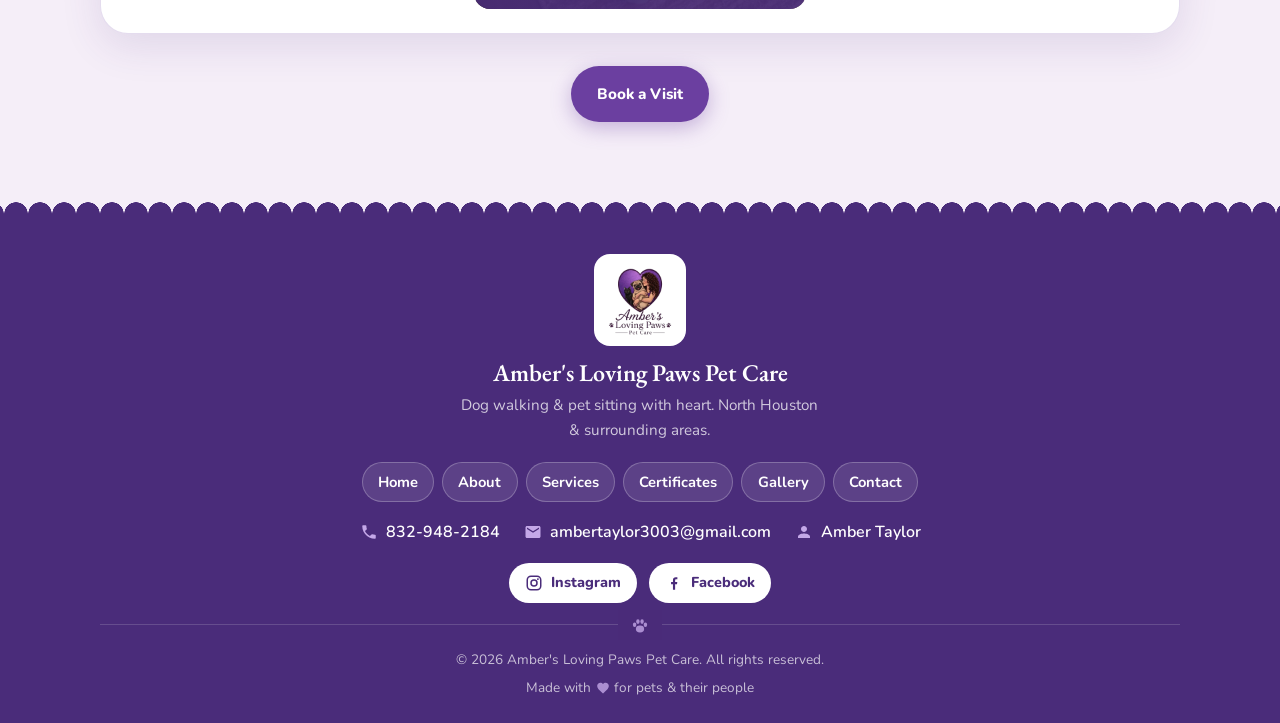
<file: gallery.html>
<!DOCTYPE html>
<html lang="en">
  <head>
    <meta charset="UTF-8" />
    <meta name="viewport" content="width=device-width, initial-scale=1" />
    <title>Gallery | Amber's Loving Paws Pet Care</title>
    <meta name="description" content="Gallery from Amber's Loving Paws Pet Care." />
    <link rel="canonical" href="https://amberslovingpawspetcare.com/gallery.html" />
    <meta property="og:type" content="website" />
    <meta property="og:site_name" content="Amber's Loving Paws Pet Care" />
    <meta property="og:title" content="Gallery | Amber's Loving Paws Pet Care" />
    <meta property="og:description" content="Gallery from Amber's Loving Paws Pet Care." />
    <meta property="og:url" content="https://amberslovingpawspetcare.com/gallery.html" />
    <meta property="og:image" content="https://amberslovingpawspetcare.com/assets/logo-main.png" />
    <meta name="twitter:card" content="summary" />
    <link rel="preconnect" href="https://fonts.googleapis.com" />
    <link rel="preconnect" href="https://fonts.gstatic.com" crossorigin />
    <link href="https://fonts.googleapis.com/css2?family=EB+Garamond:ital,wght@0,500;0,600;1,500;1,600&family=Nunito:wght@400;600;700;800&display=swap" rel="stylesheet" />
    <link rel="stylesheet" href="css/styles.css" />
    <link rel="icon" href="assets/favicon-192.png" type="image/png" sizes="192x192" />
  </head>
  <body data-page="gallery">
    <div id="site-header"></div>
    <main id="page-root">
      <div class="container" style="padding:4rem 1rem;text-align:center">Loading…</div>
    </main>
    <div id="site-footer"></div>
    <script src="js/site-data.js"></script>
    <script src="js/site.js"></script>
  </body>
</html>
</file>
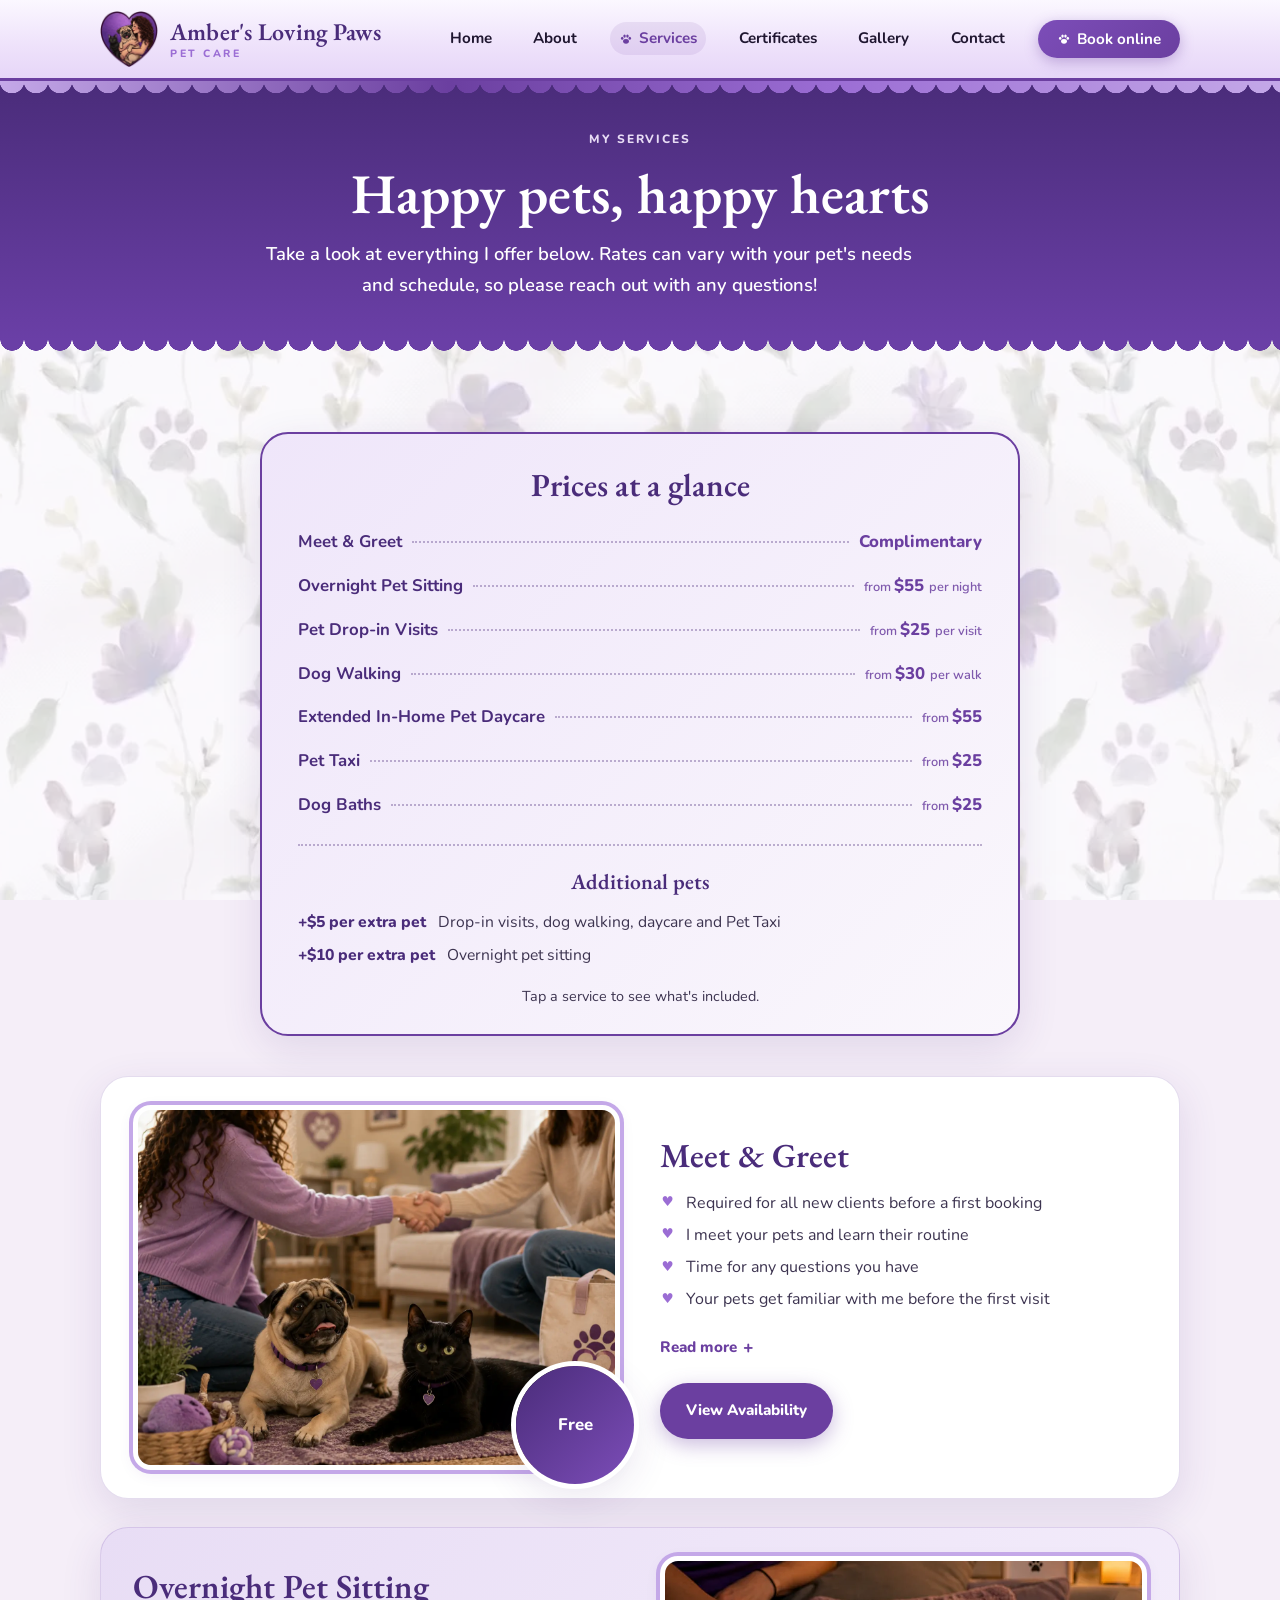
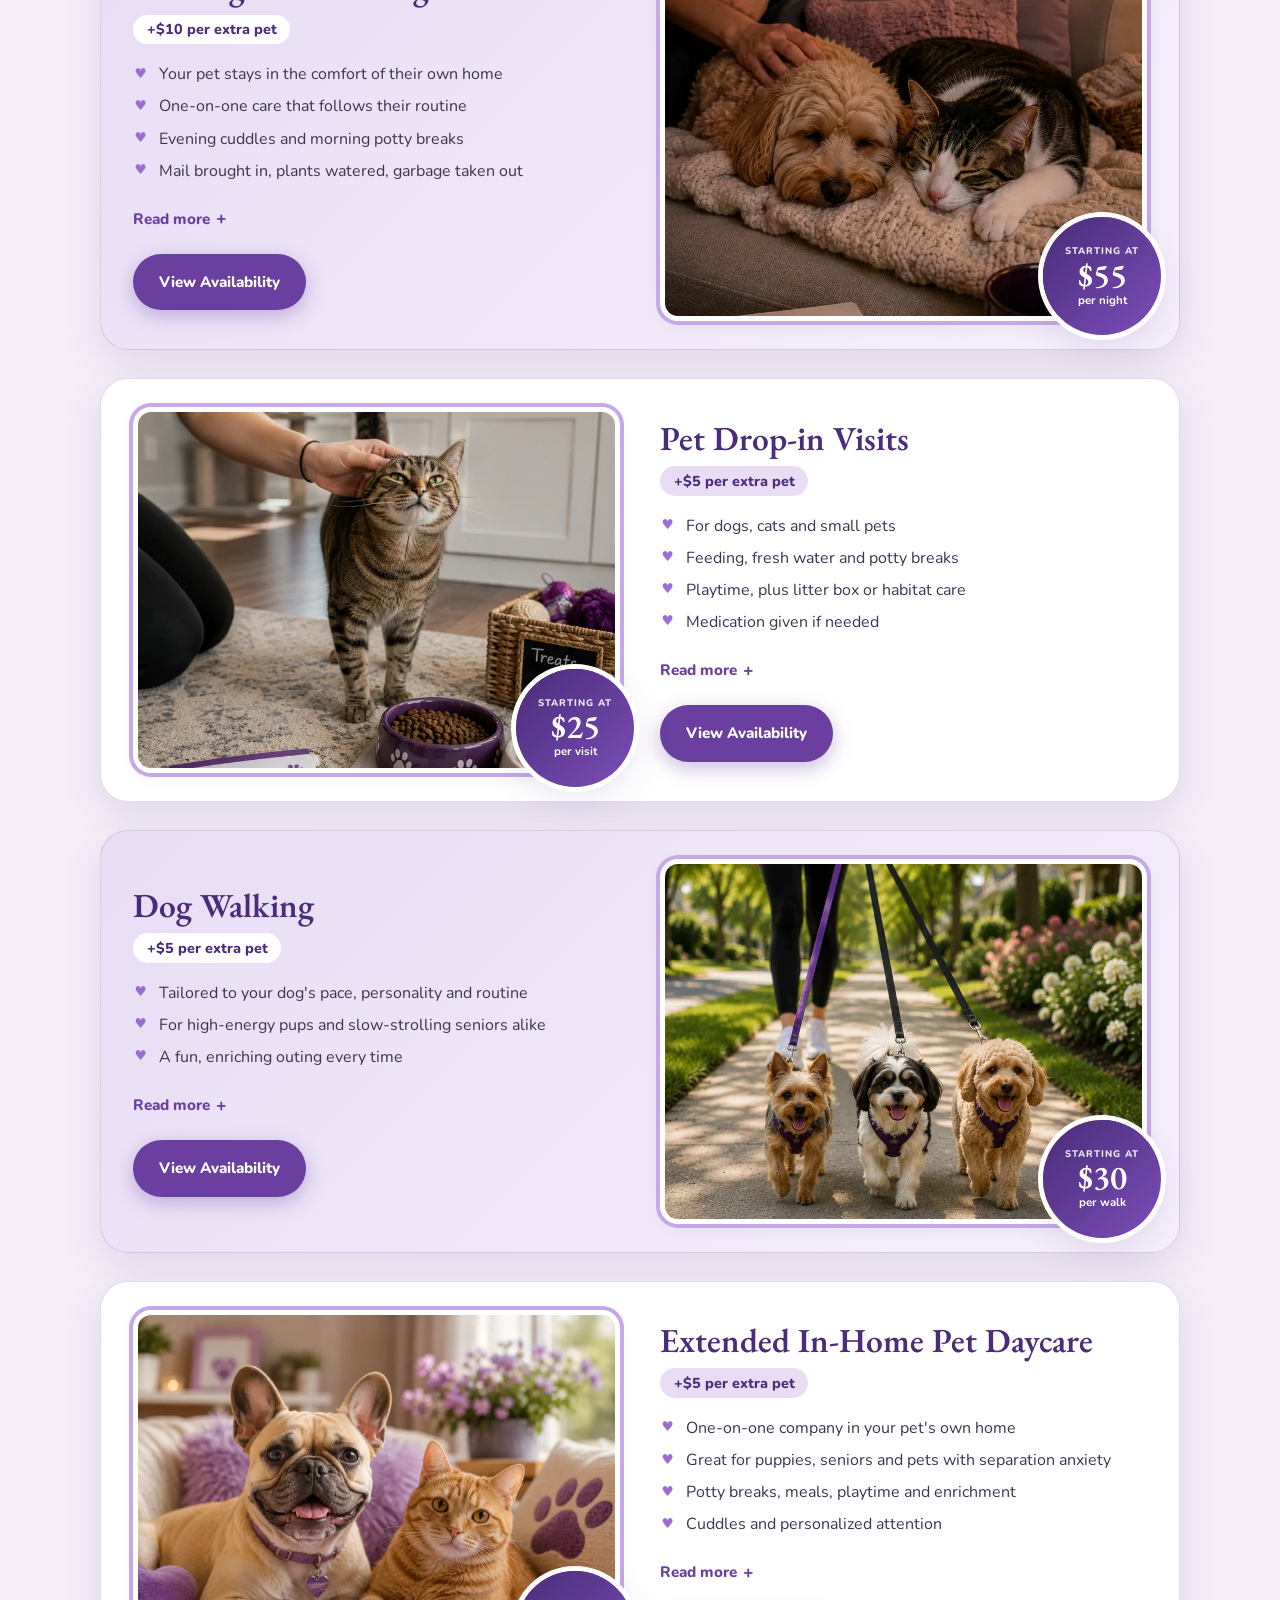
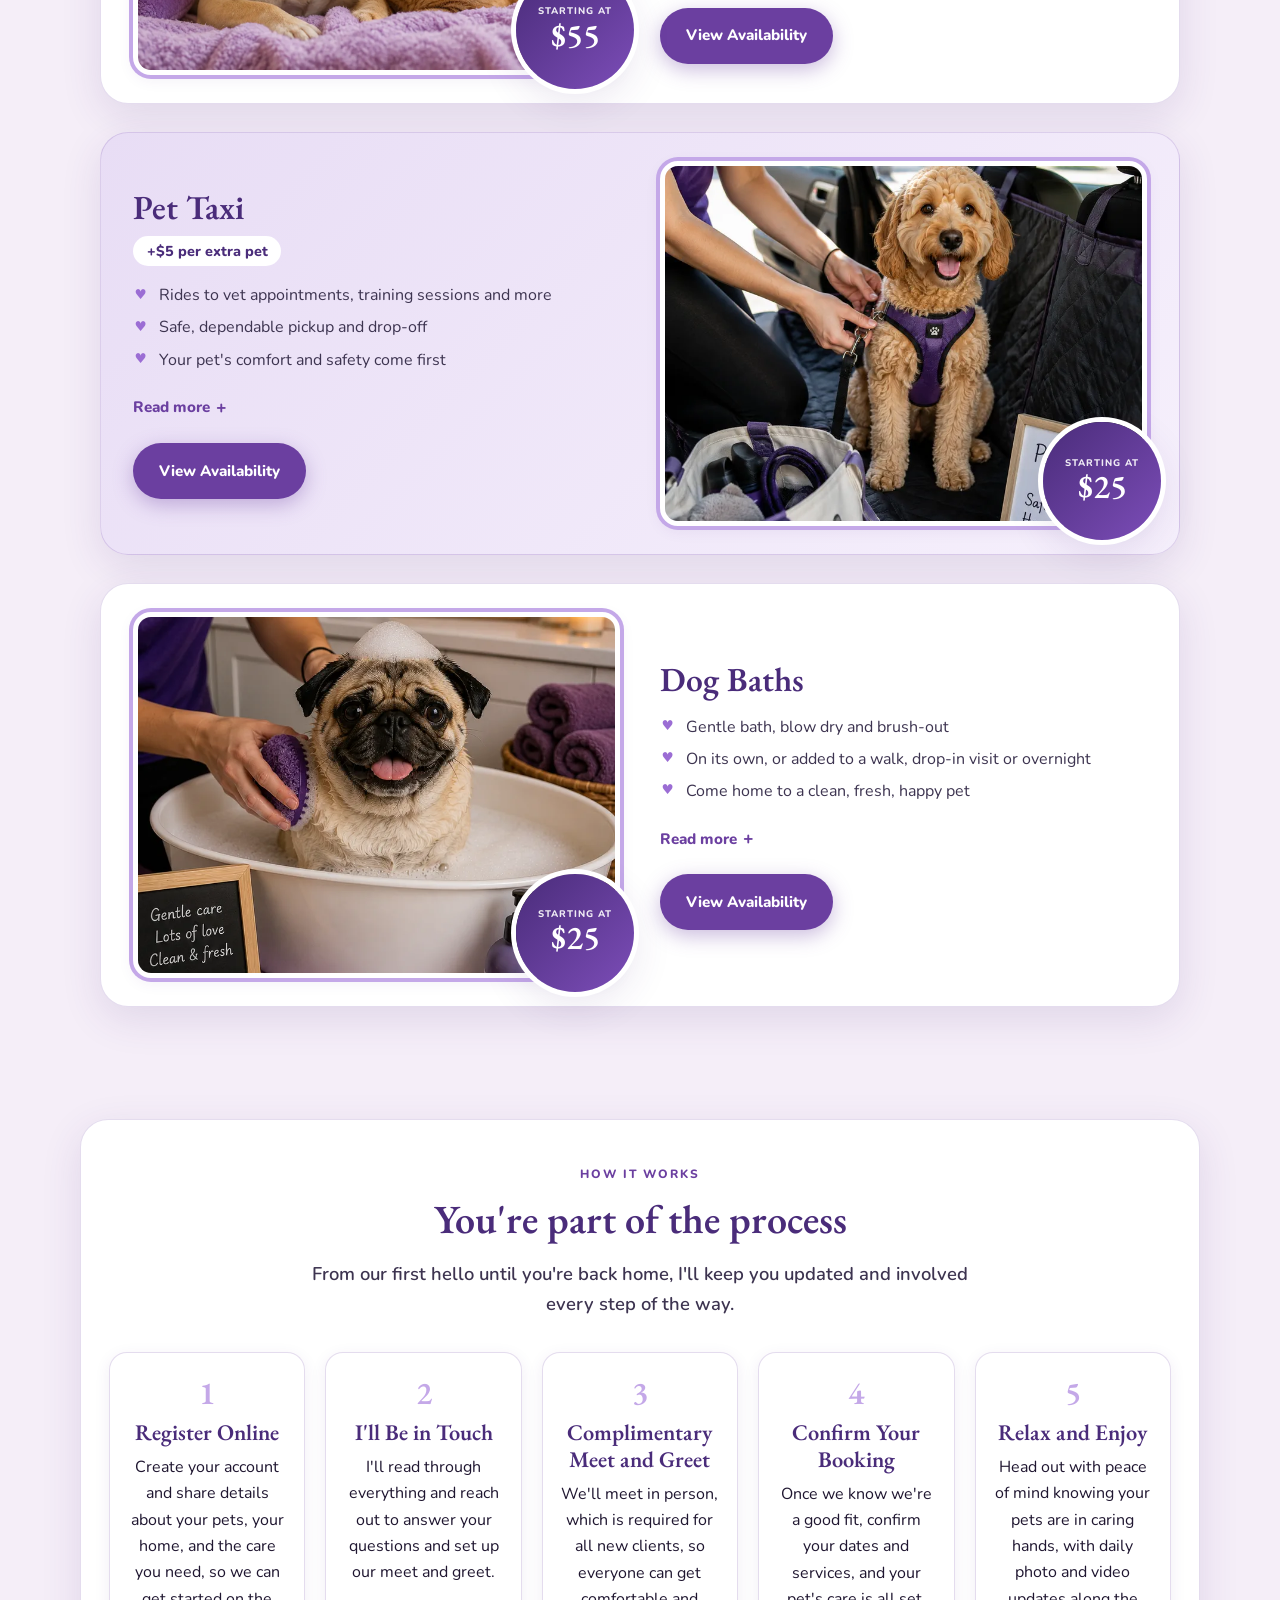
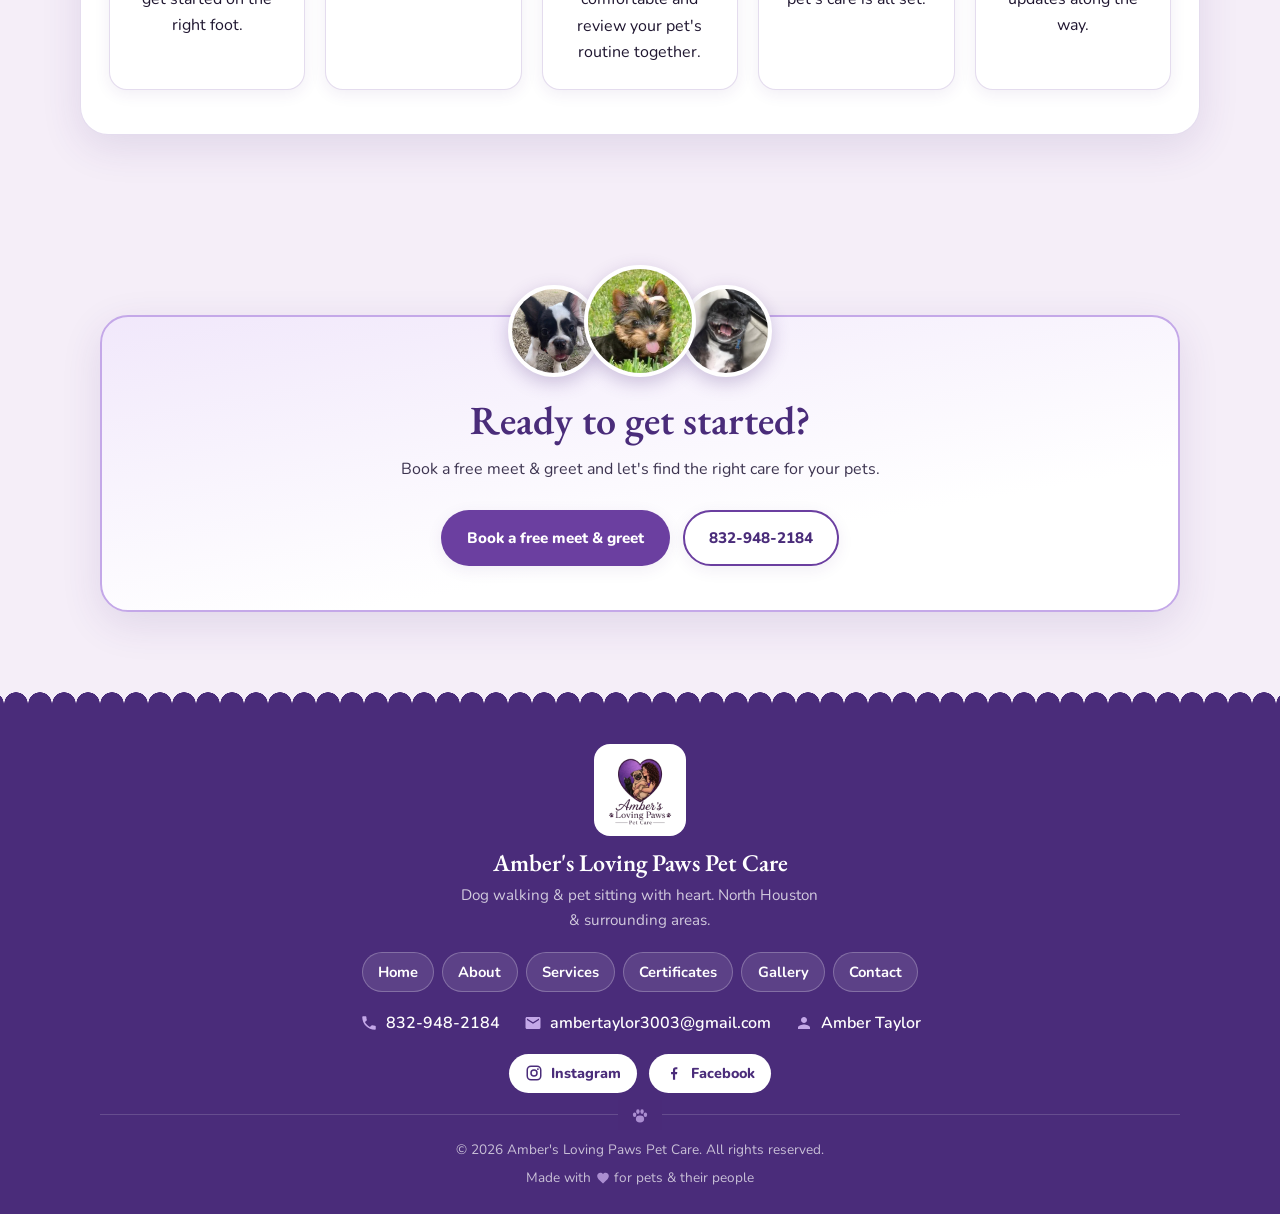
<file: services.html>
<!DOCTYPE html>
<html lang="en">
  <head>
    <meta charset="UTF-8" />
    <meta name="viewport" content="width=device-width, initial-scale=1" />
    <title>Services | Amber's Loving Paws Pet Care</title>
    <meta name="description" content="Complimentary meet and greets, pet sitting, extended day pet care, dog walking, drop-ins, taxi, and baths." />
    <link rel="canonical" href="https://amberslovingpawspetcare.com/services.html" />
    <meta property="og:type" content="website" />
    <meta property="og:site_name" content="Amber's Loving Paws Pet Care" />
    <meta property="og:title" content="Services | Amber's Loving Paws Pet Care" />
    <meta property="og:description" content="Complimentary meet and greets, pet sitting, extended day pet care, dog walking, drop-ins, taxi, and baths." />
    <meta property="og:url" content="https://amberslovingpawspetcare.com/services.html" />
    <meta property="og:image" content="https://amberslovingpawspetcare.com/assets/logo-main.png" />
    <meta name="twitter:card" content="summary" />
    <link rel="preconnect" href="https://fonts.googleapis.com" />
    <link rel="preconnect" href="https://fonts.gstatic.com" crossorigin />
    <link href="https://fonts.googleapis.com/css2?family=EB+Garamond:ital,wght@0,500;0,600;1,500;1,600&family=Nunito:wght@400;600;700;800&display=swap" rel="stylesheet" />
    <link rel="stylesheet" href="css/styles.css" />
    <link rel="icon" href="assets/favicon-192.png" type="image/png" sizes="192x192" />
  </head>
  <body data-page="services">
    <div id="site-header"></div>
    <main id="page-root">
      <div class="container" style="padding:4rem 1rem;text-align:center">Loading…</div>
    </main>
    <div id="site-footer"></div>
    <script src="js/site-data.js"></script>
    <script src="js/site.js"></script>
  </body>
</html>
</file>
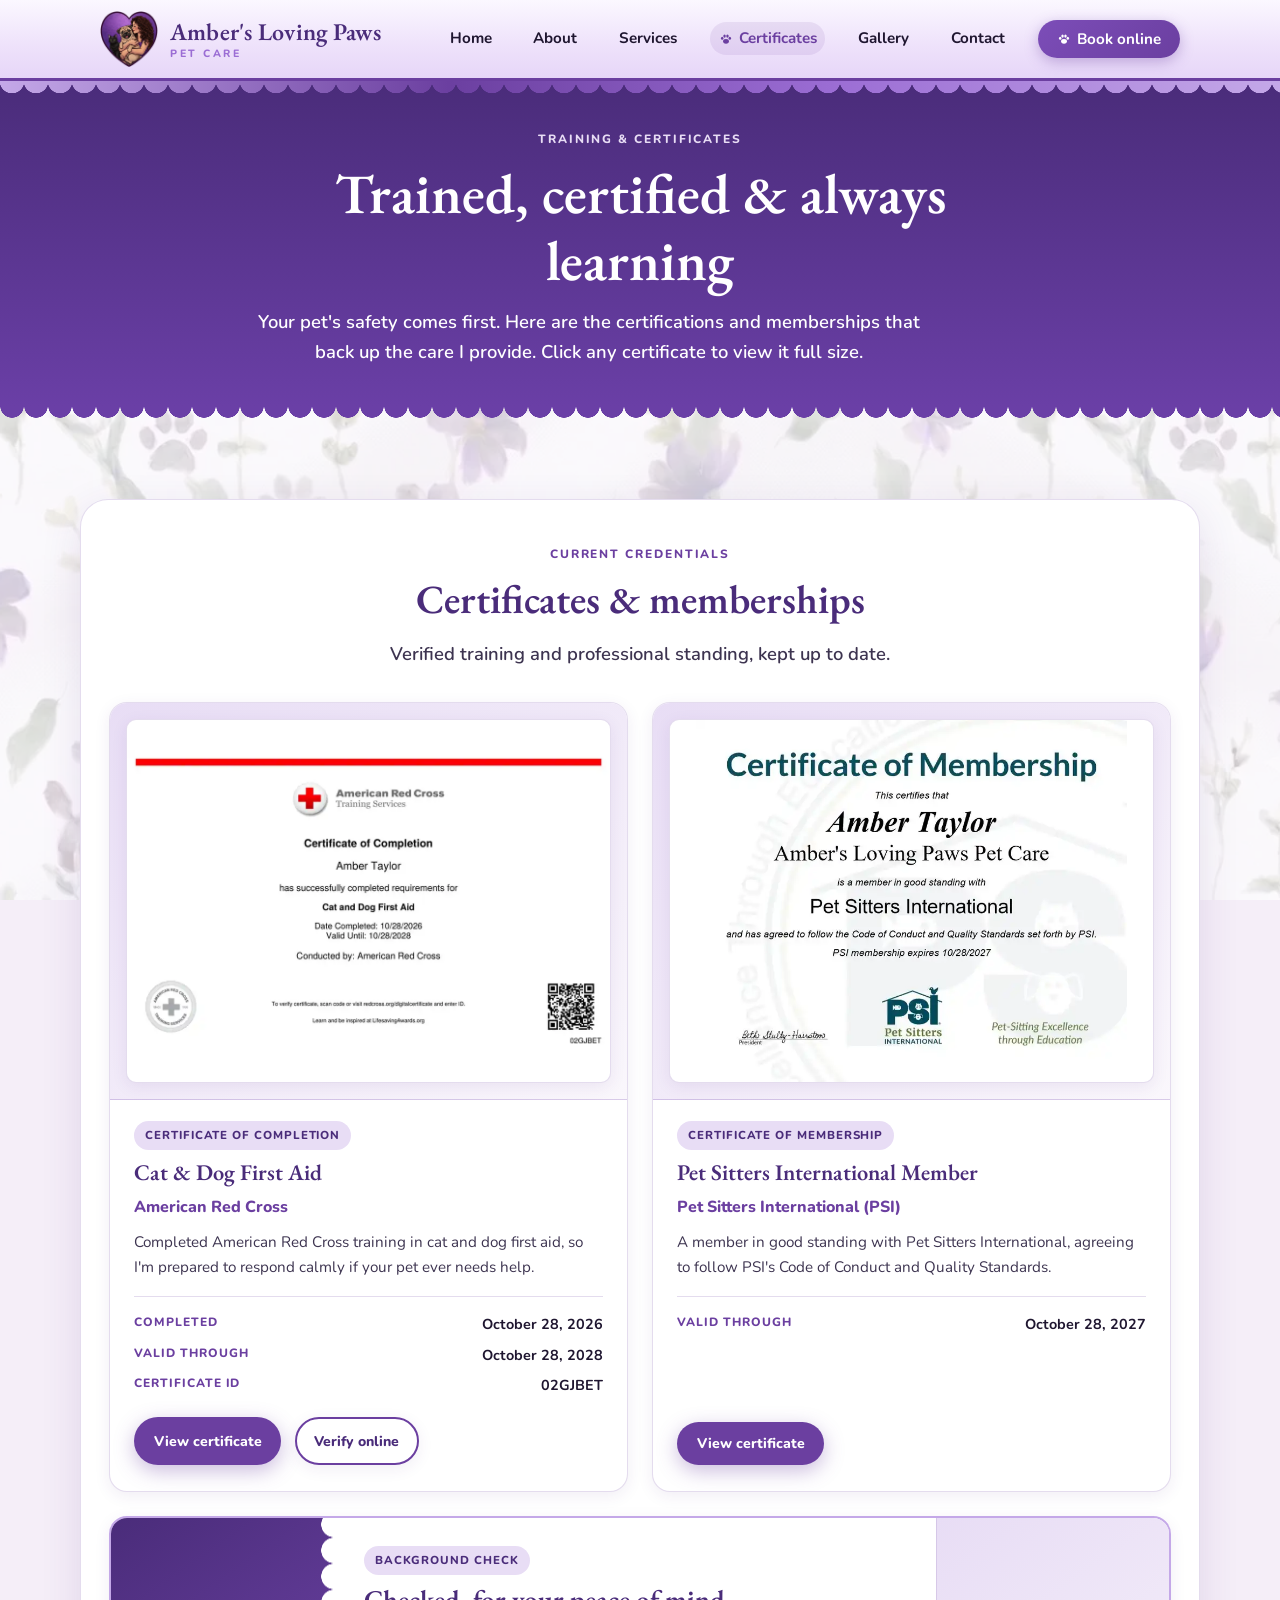
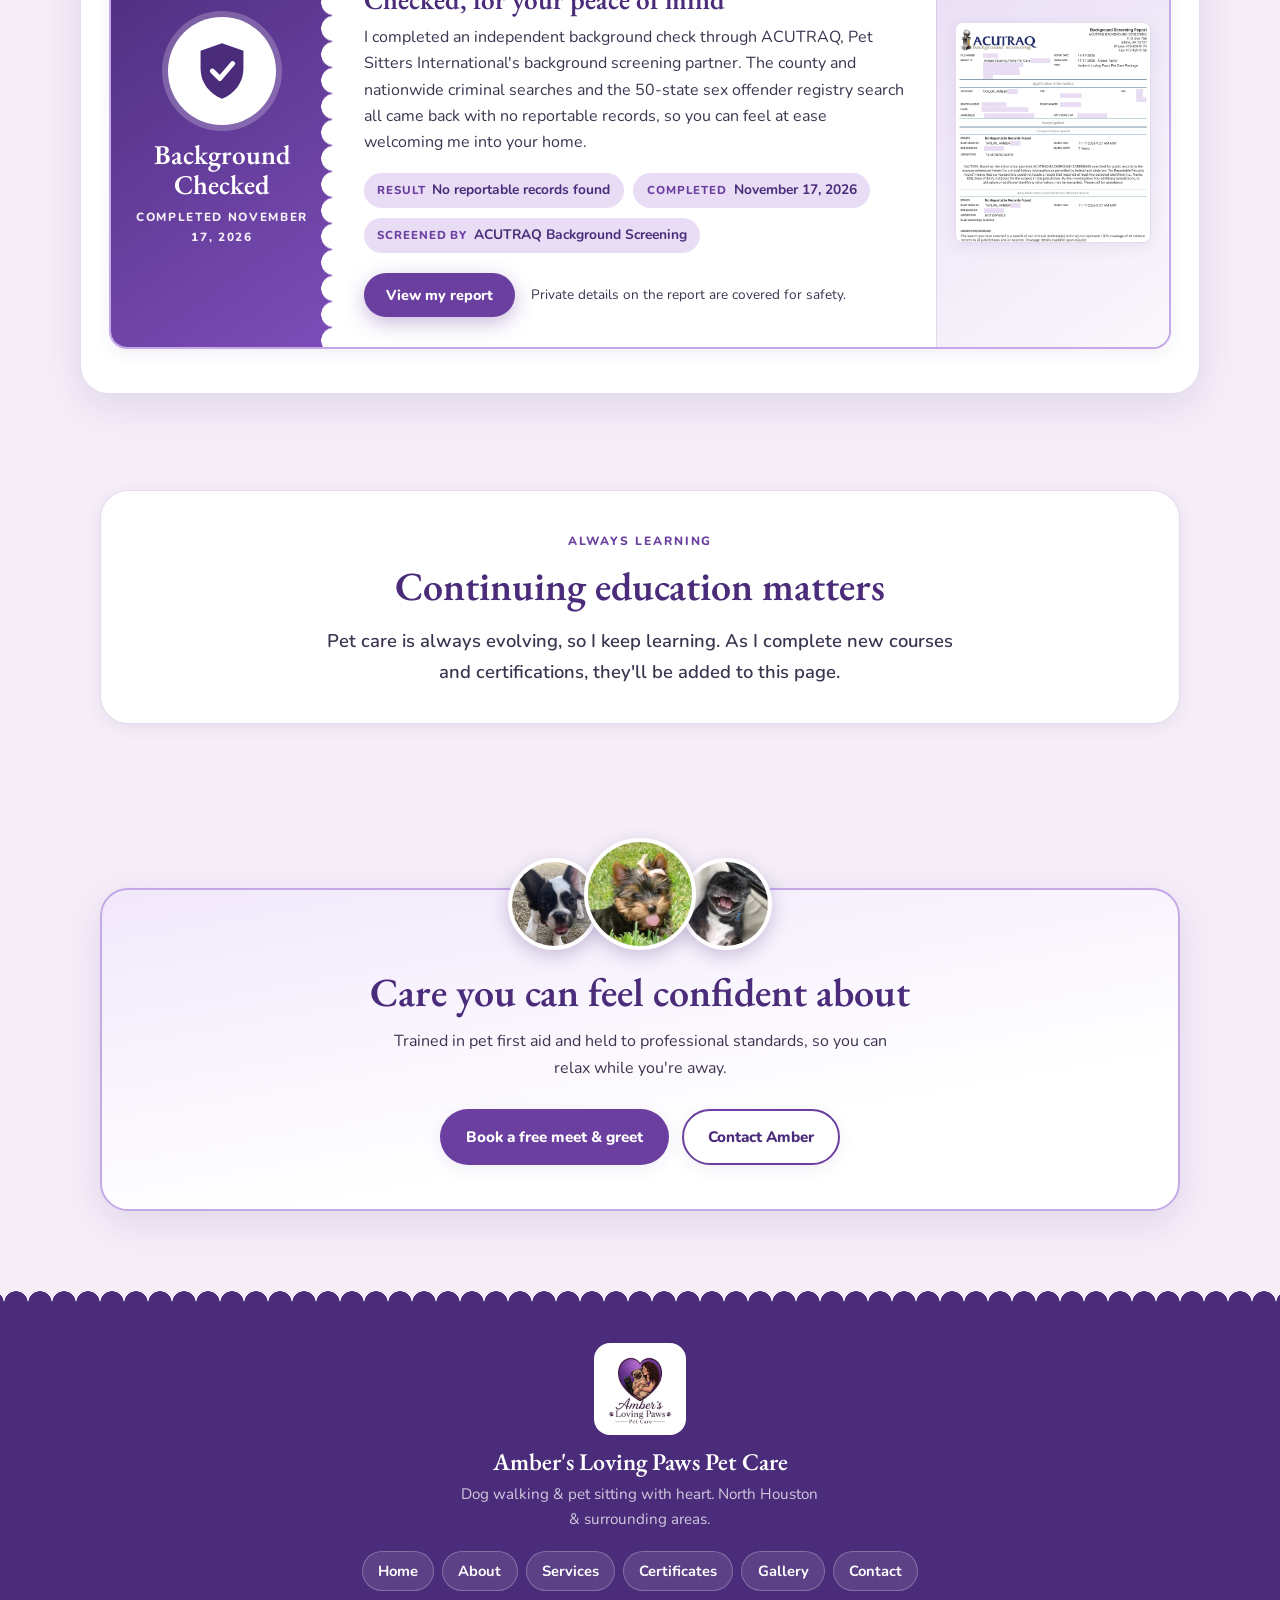
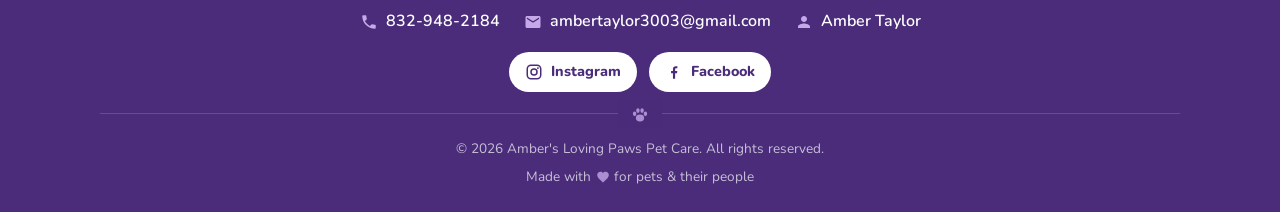
<file: training.html>
<!DOCTYPE html>
<html lang="en">
  <head>
    <meta charset="UTF-8" />
    <meta name="viewport" content="width=device-width, initial-scale=1" />
    <title>Training &amp; Certificates | Amber's Loving Paws Pet Care</title>
    <meta name="description" content="Training, certifications, and professional memberships for Amber's Loving Paws Pet Care." />
    <link rel="canonical" href="https://amberslovingpawspetcare.com/training.html" />
    <meta property="og:type" content="website" />
    <meta property="og:site_name" content="Amber's Loving Paws Pet Care" />
    <meta property="og:title" content="Training &amp; Certificates | Amber's Loving Paws Pet Care" />
    <meta property="og:description" content="Training, certifications, and professional memberships for Amber's Loving Paws Pet Care." />
    <meta property="og:url" content="https://amberslovingpawspetcare.com/training.html" />
    <meta property="og:image" content="https://amberslovingpawspetcare.com/assets/logo-main.png" />
    <meta name="twitter:card" content="summary" />
    <link rel="preconnect" href="https://fonts.googleapis.com" />
    <link rel="preconnect" href="https://fonts.gstatic.com" crossorigin />
    <link href="https://fonts.googleapis.com/css2?family=EB+Garamond:ital,wght@0,500;0,600;1,500;1,600&family=Nunito:wght@400;600;700;800&display=swap" rel="stylesheet" />
    <link rel="stylesheet" href="css/styles.css" />
    <link rel="icon" href="assets/favicon-192.png" type="image/png" sizes="192x192" />
  </head>
  <body data-page="training">
    <div id="site-header"></div>
    <main id="page-root">
      <div class="container" style="padding:4rem 1rem;text-align:center">Loading…</div>
    </main>
    <div id="site-footer"></div>
    <script src="js/site-data.js"></script>
    <script src="js/site.js"></script>
  </body>
</html>
</file>
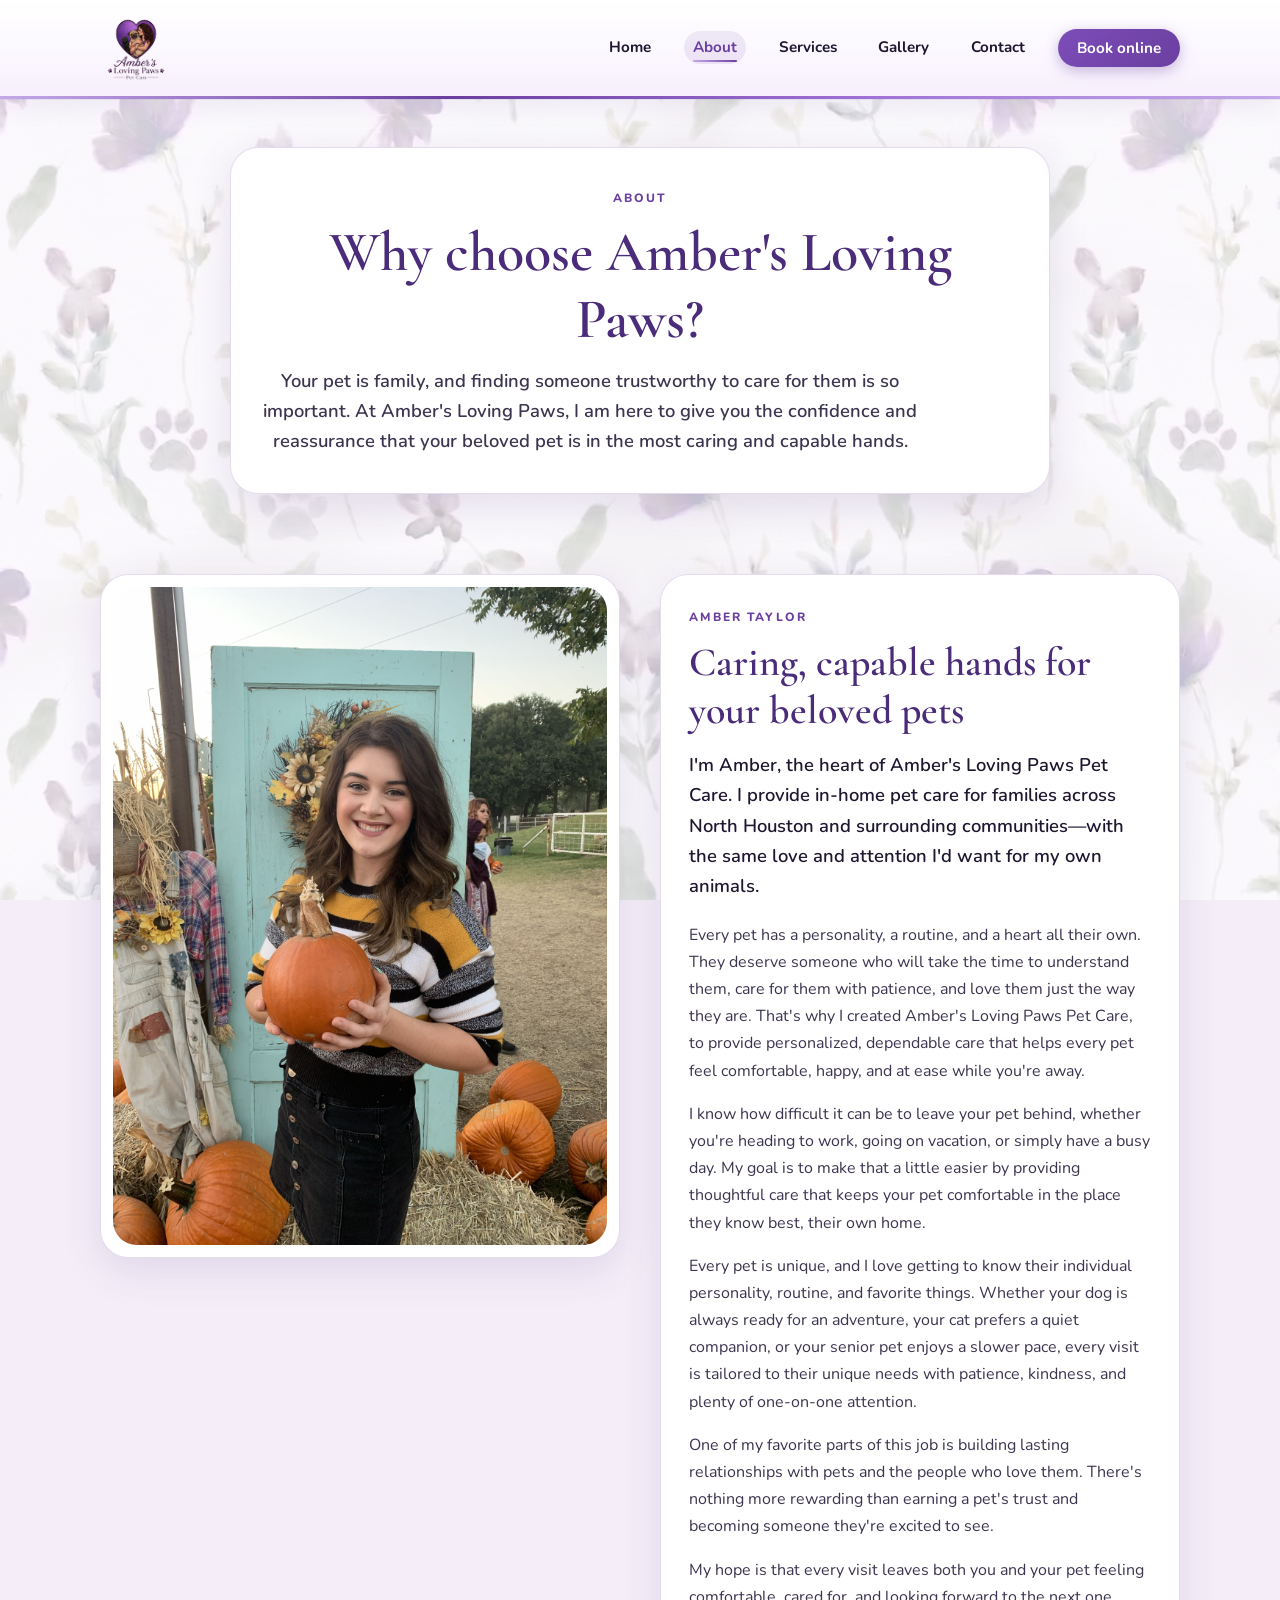
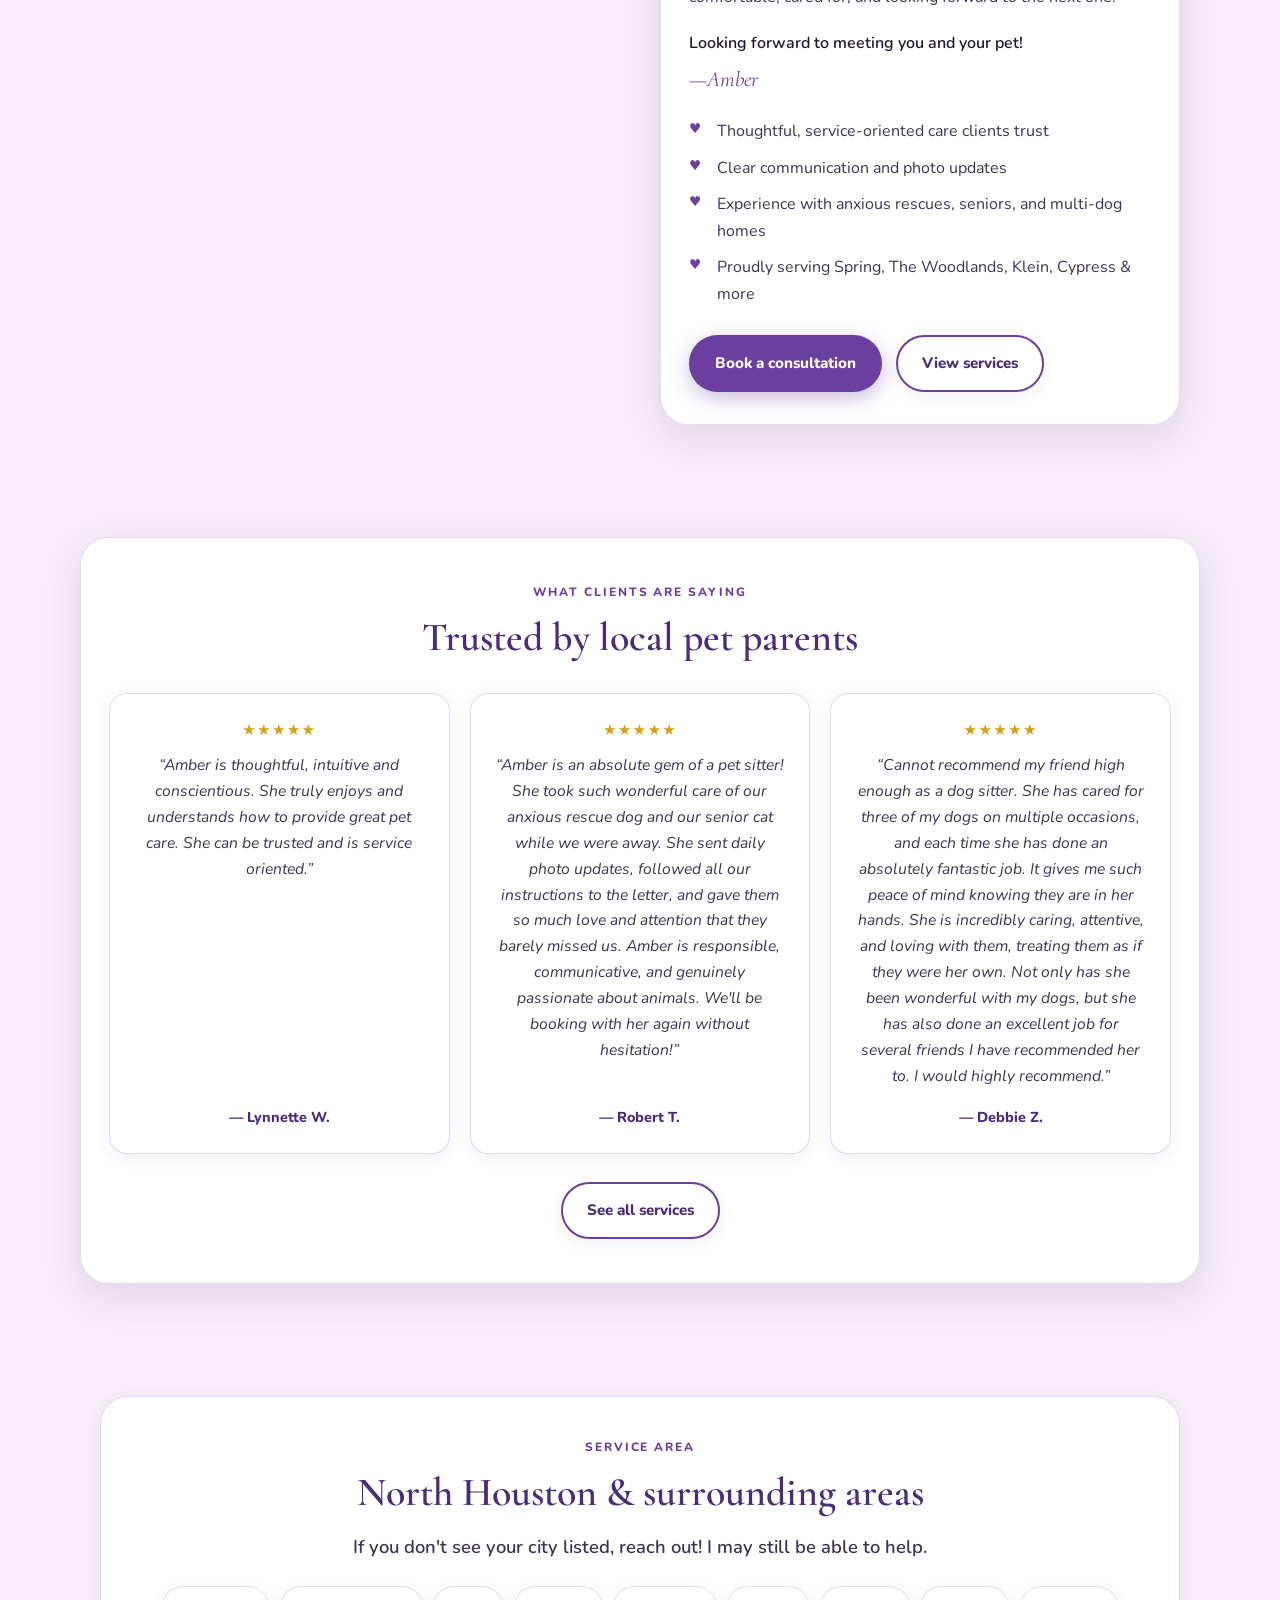
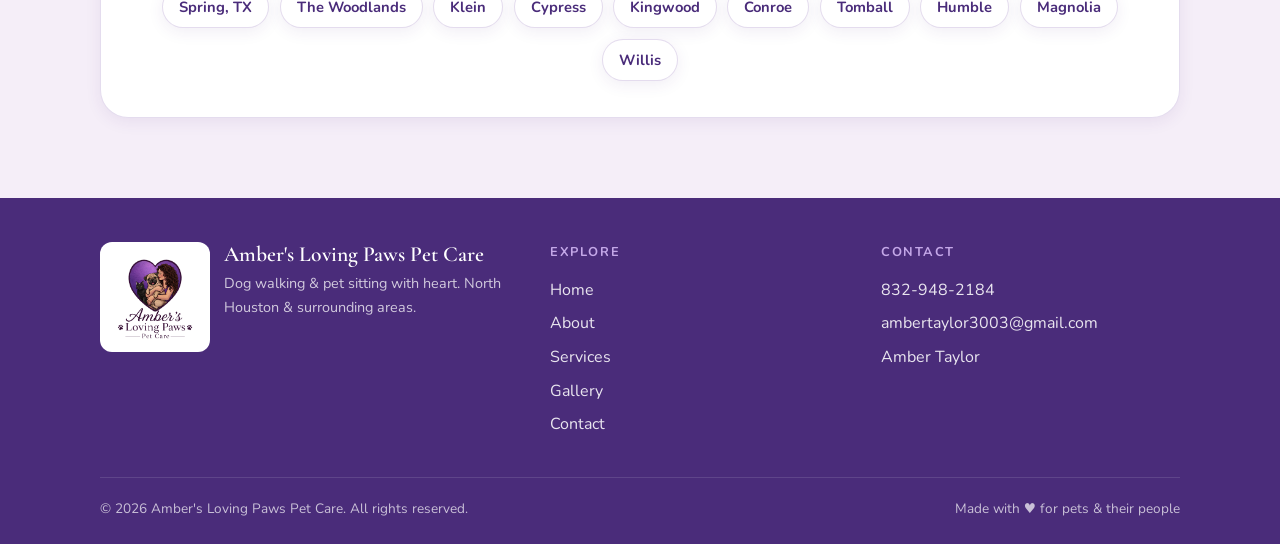
<file: Website-main/about.html>
<!DOCTYPE html>
<html lang="en">
  <head>
    <meta charset="UTF-8" />
    <meta name="viewport" content="width=device-width, initial-scale=1" />
    <title>About | Amber's Loving Paws Pet Care</title>
    <meta name="description" content="Meet Amber Taylor of Amber's Loving Paws Pet Care." />
    <link rel="preconnect" href="https://fonts.googleapis.com" />
    <link rel="preconnect" href="https://fonts.gstatic.com" crossorigin />
    <link href="https://fonts.googleapis.com/css2?family=Cormorant+Garamond:ital,wght@0,500;0,600;1,500&family=Nunito:wght@400;600;700;800&display=swap" rel="stylesheet" />
    <link rel="stylesheet" href="css/styles.css" />
    <link rel="icon" href="assets/logo-main.png" type="image/png" />
  </head>
  <body data-page="about">
    <div id="site-header"></div>
    <main id="page-root">
      <div class="container" style="padding:4rem 1rem;text-align:center">Loading…</div>
    </main>
    <div id="site-footer"></div>
    <script src="js/site-data.js"></script>
    <script src="js/site.js"></script>
  </body>
</html>
</file>
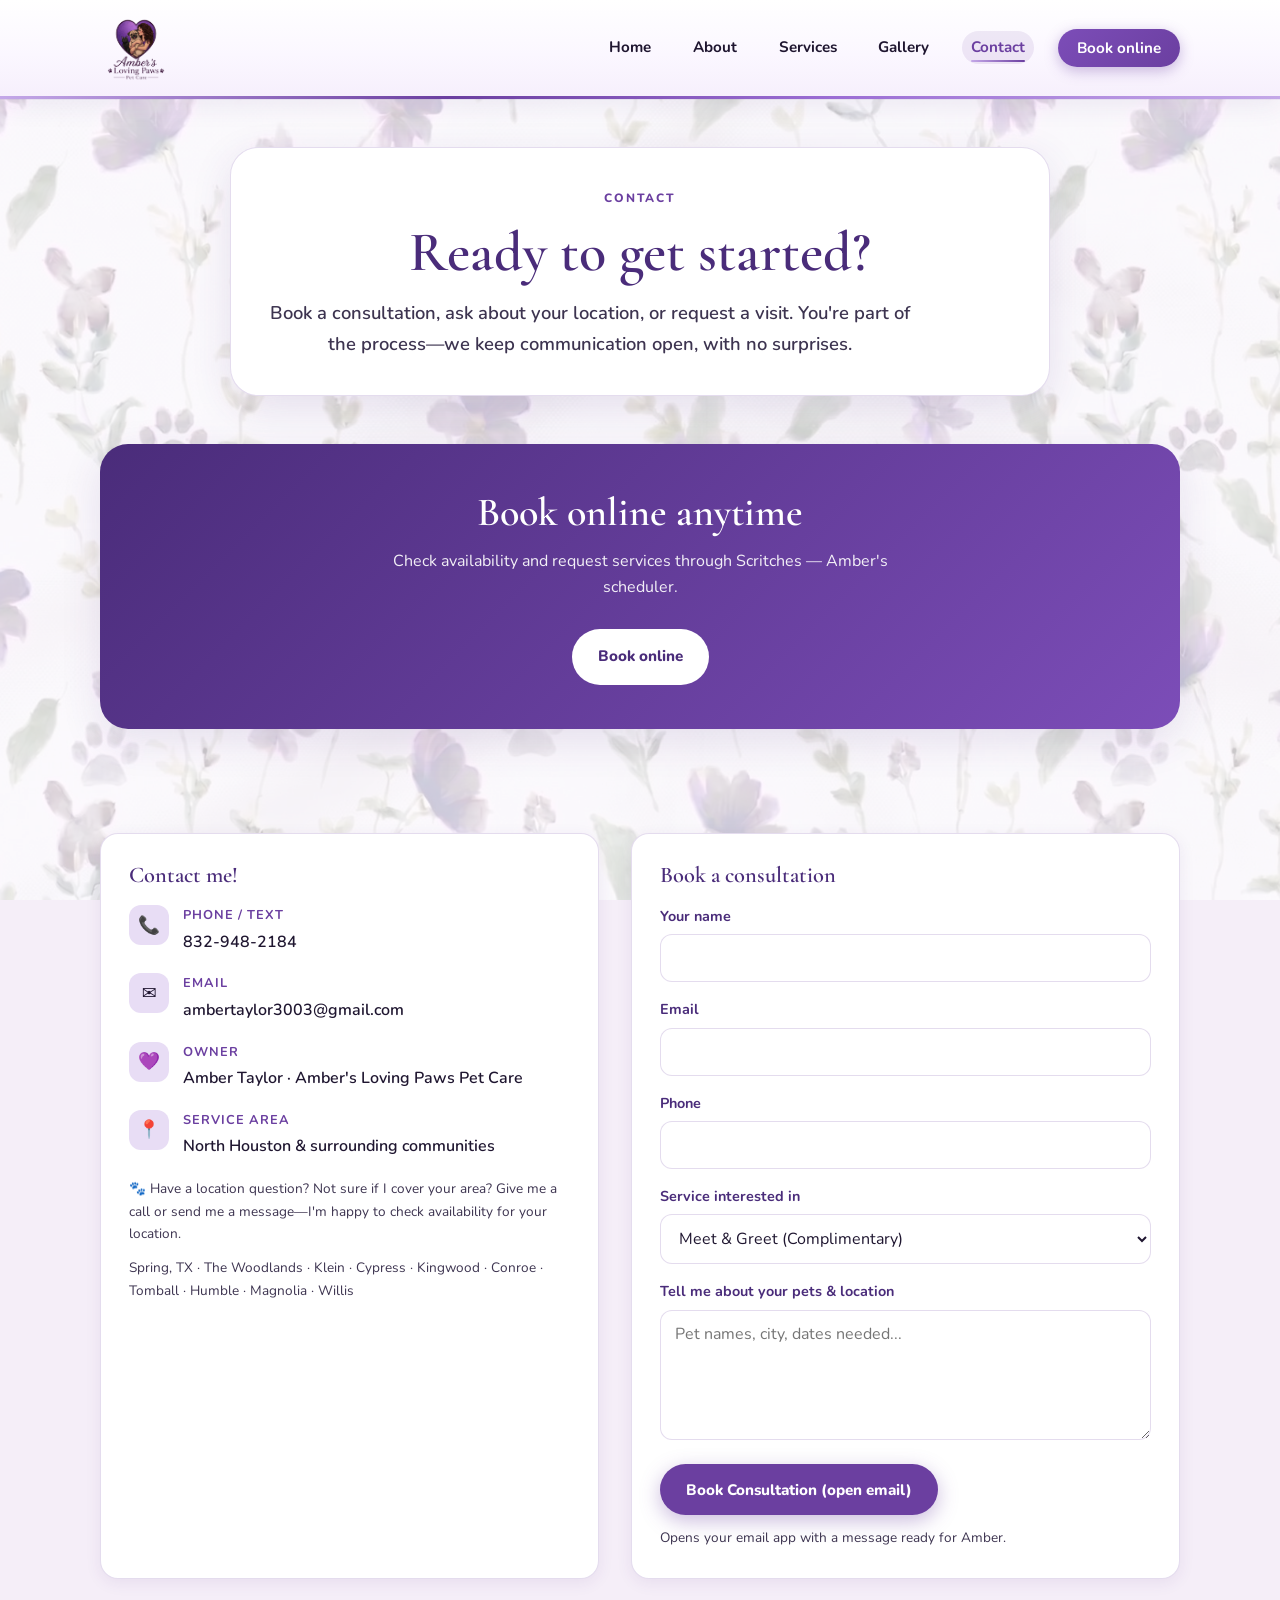
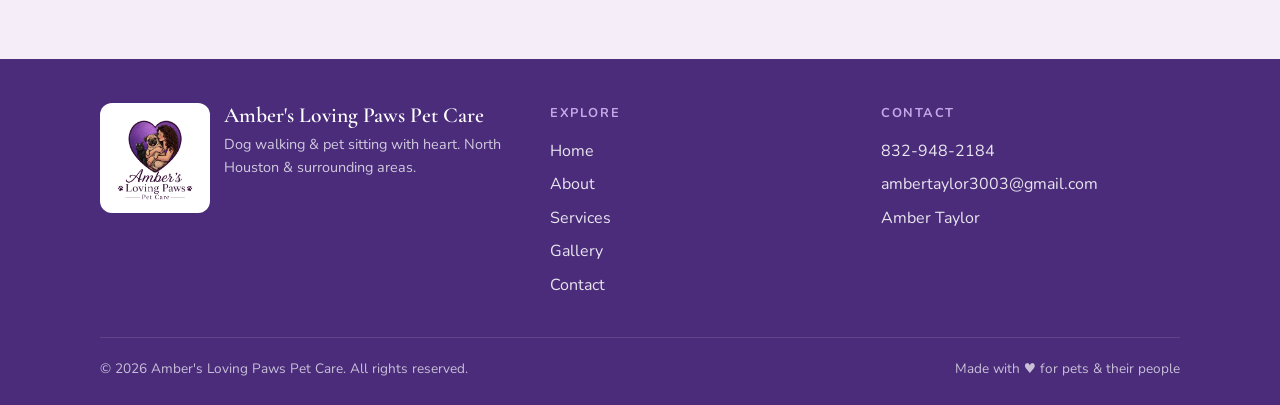
<file: Website-main/contact.html>
<!DOCTYPE html>
<html lang="en">
  <head>
    <meta charset="UTF-8" />
    <meta name="viewport" content="width=device-width, initial-scale=1" />
    <title>Contact | Amber's Loving Paws Pet Care</title>
    <meta name="description" content="Contact Amber's Loving Paws Pet Care to book a visit." />
    <link rel="preconnect" href="https://fonts.googleapis.com" />
    <link rel="preconnect" href="https://fonts.gstatic.com" crossorigin />
    <link href="https://fonts.googleapis.com/css2?family=Cormorant+Garamond:ital,wght@0,500;0,600;1,500&family=Nunito:wght@400;600;700;800&display=swap" rel="stylesheet" />
    <link rel="stylesheet" href="css/styles.css" />
    <link rel="icon" href="assets/logo-main.png" type="image/png" />
  </head>
  <body data-page="contact">
    <div id="site-header"></div>
    <main id="page-root">
      <div class="container" style="padding:4rem 1rem;text-align:center">Loading…</div>
    </main>
    <div id="site-footer"></div>
    <script src="js/site-data.js"></script>
    <script src="js/site.js"></script>
  </body>
</html>
</file>
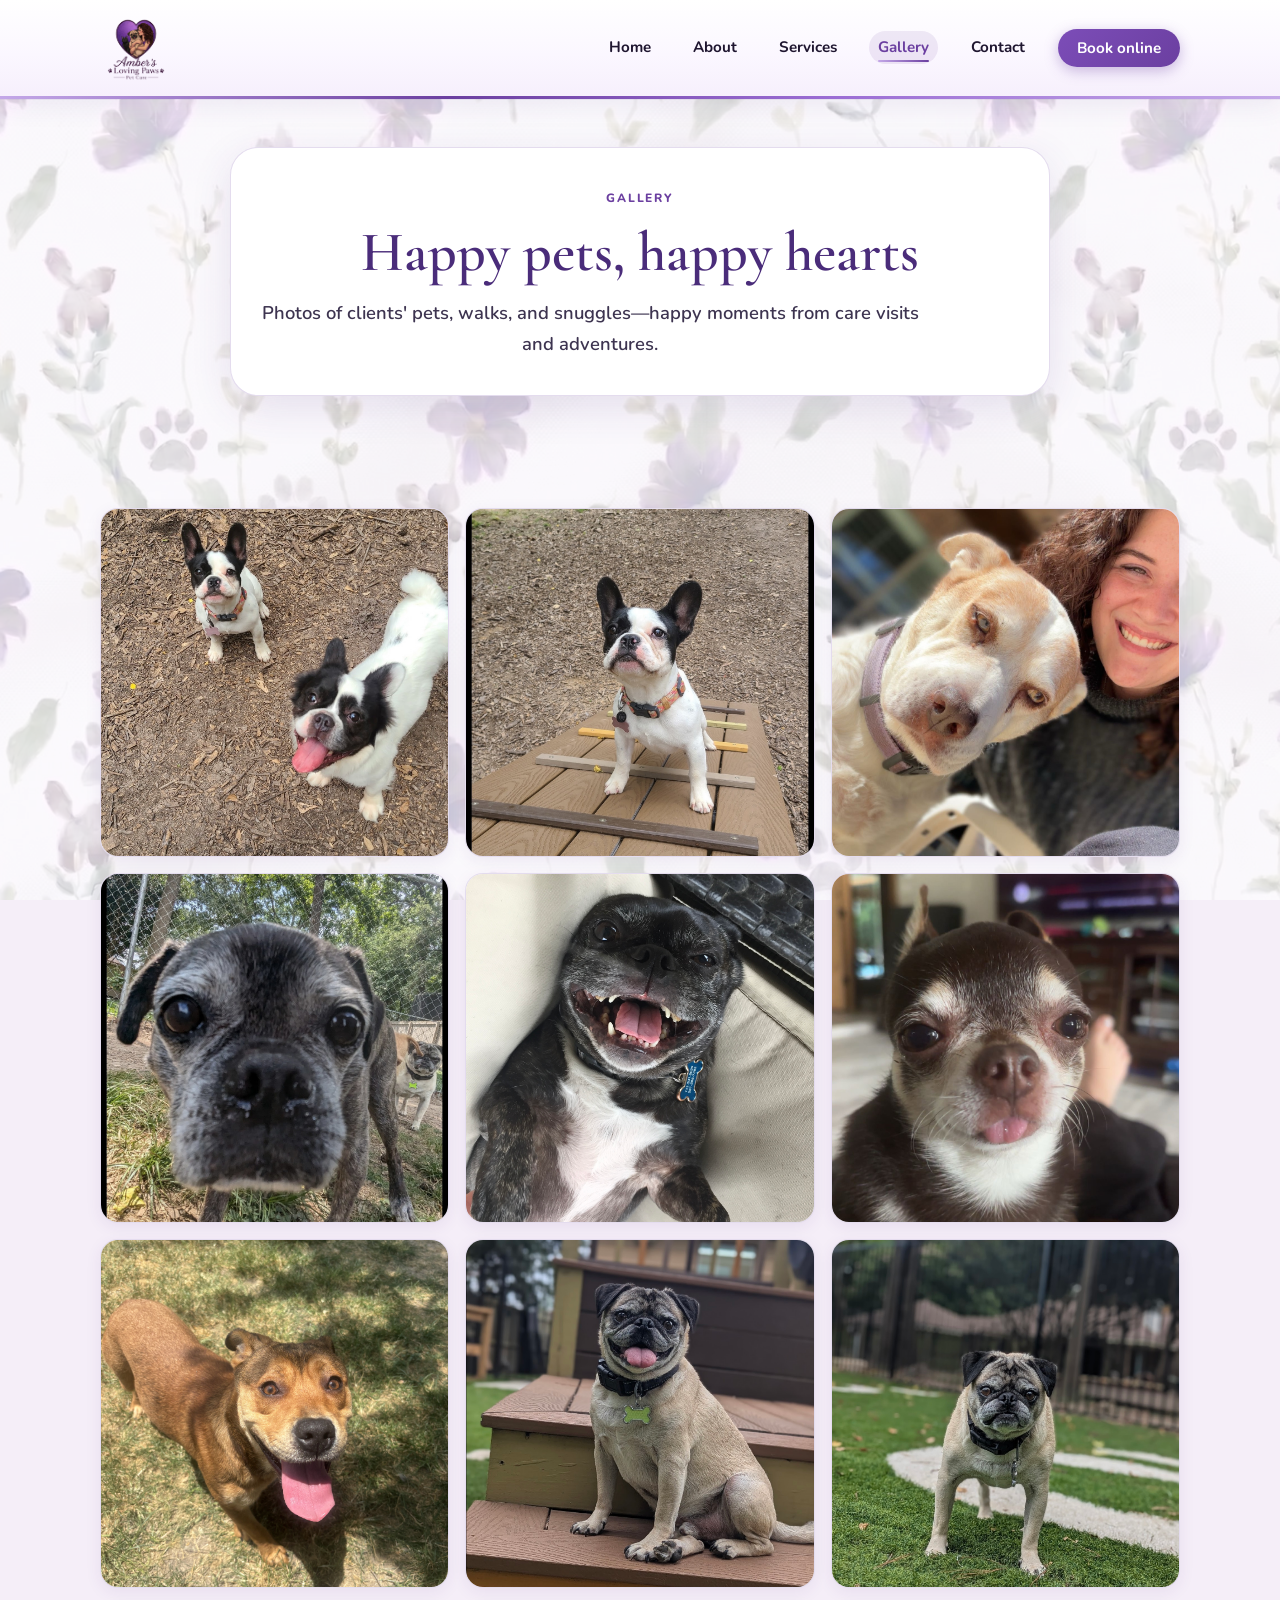
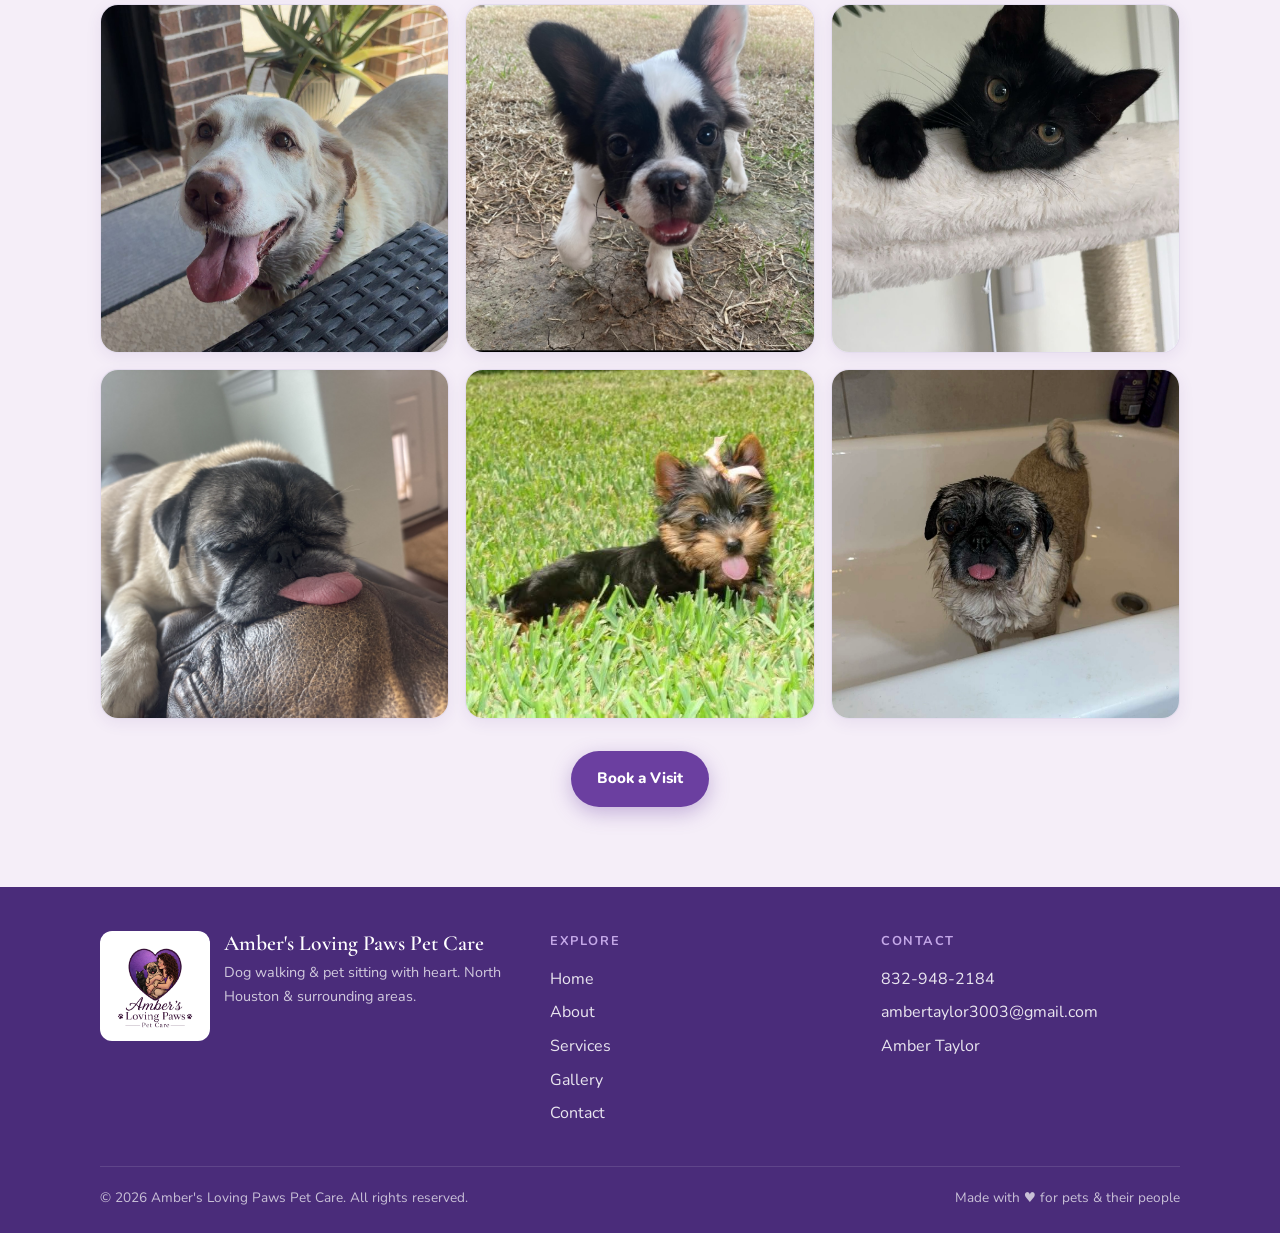
<file: Website-main/gallery.html>
<!DOCTYPE html>
<html lang="en">
  <head>
    <meta charset="UTF-8" />
    <meta name="viewport" content="width=device-width, initial-scale=1" />
    <title>Gallery | Amber's Loving Paws Pet Care</title>
    <meta name="description" content="Gallery from Amber's Loving Paws Pet Care." />
    <link rel="preconnect" href="https://fonts.googleapis.com" />
    <link rel="preconnect" href="https://fonts.gstatic.com" crossorigin />
    <link href="https://fonts.googleapis.com/css2?family=Cormorant+Garamond:ital,wght@0,500;0,600;1,500&family=Nunito:wght@400;600;700;800&display=swap" rel="stylesheet" />
    <link rel="stylesheet" href="css/styles.css" />
    <link rel="icon" href="assets/logo-main.png" type="image/png" />
  </head>
  <body data-page="gallery">
    <div id="site-header"></div>
    <main id="page-root">
      <div class="container" style="padding:4rem 1rem;text-align:center">Loading…</div>
    </main>
    <div id="site-footer"></div>
    <script src="js/site-data.js"></script>
    <script src="js/site.js"></script>
  </body>
</html>
</file>
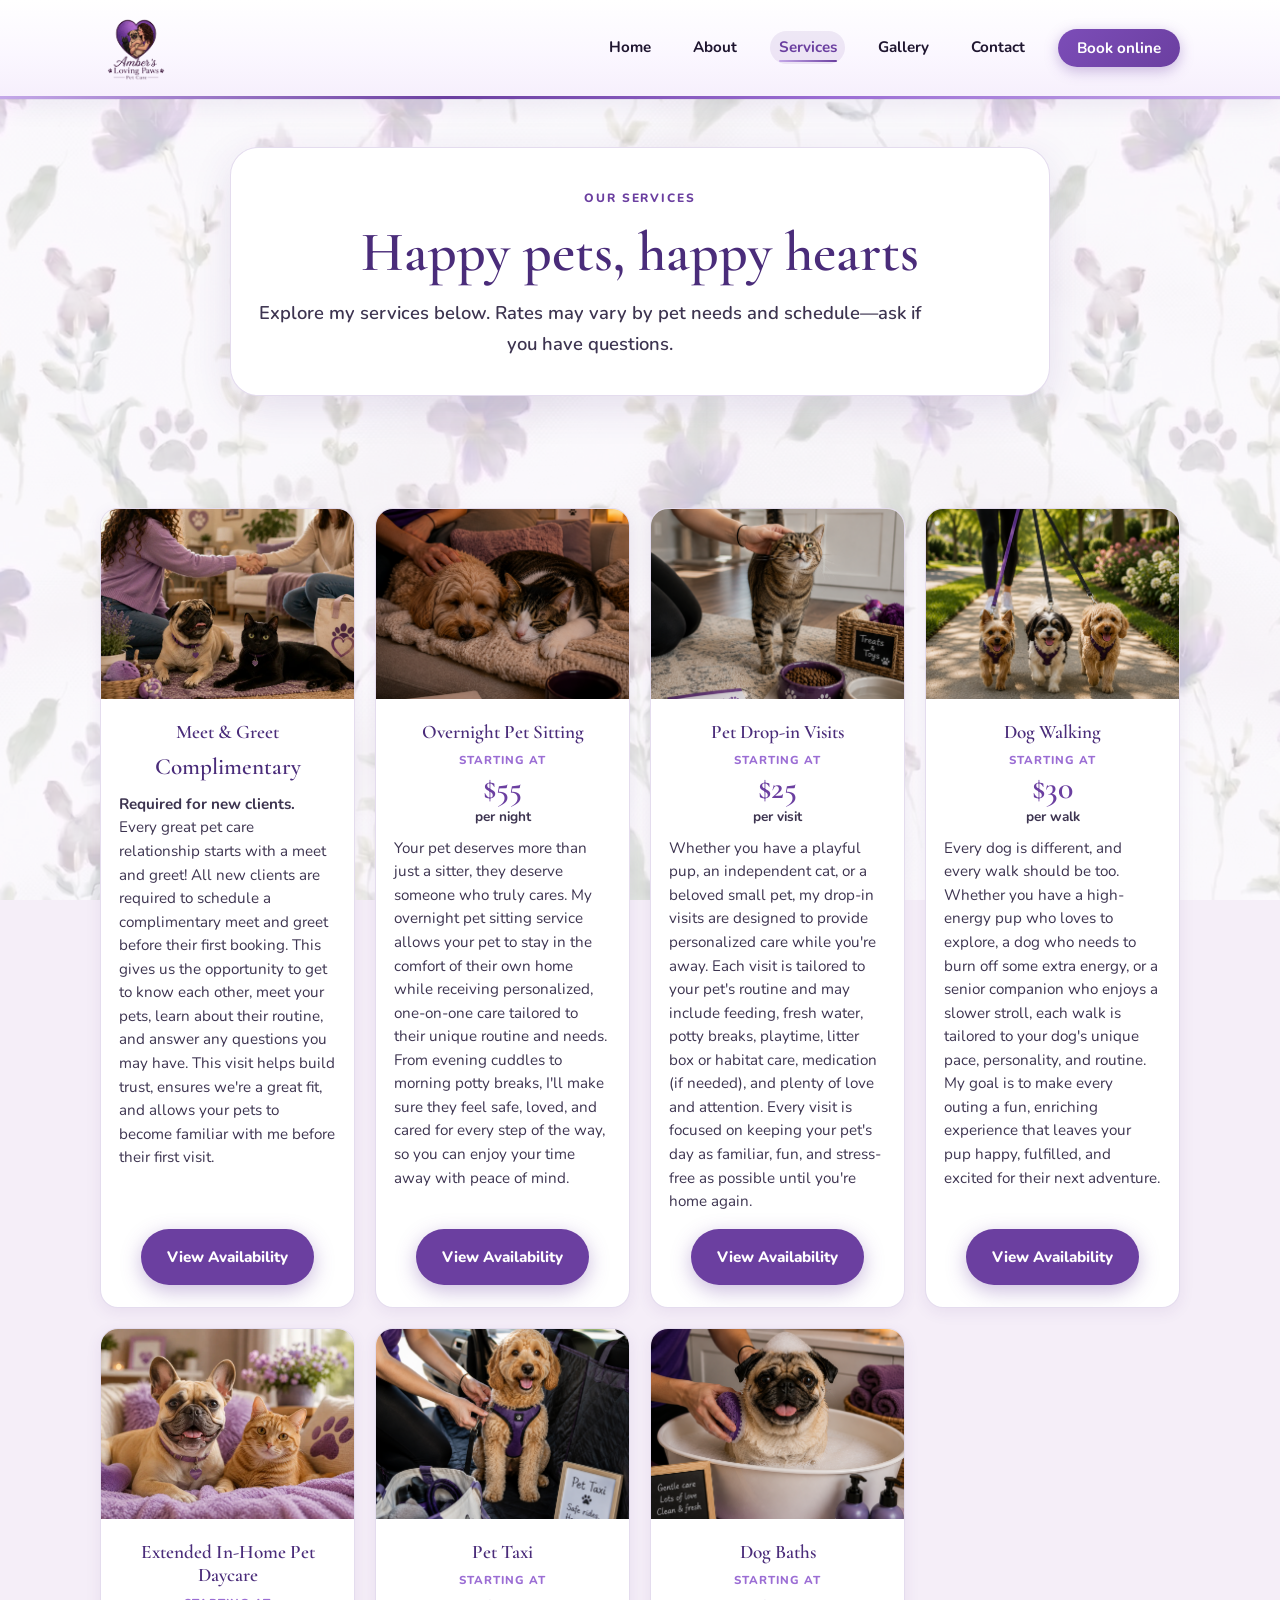
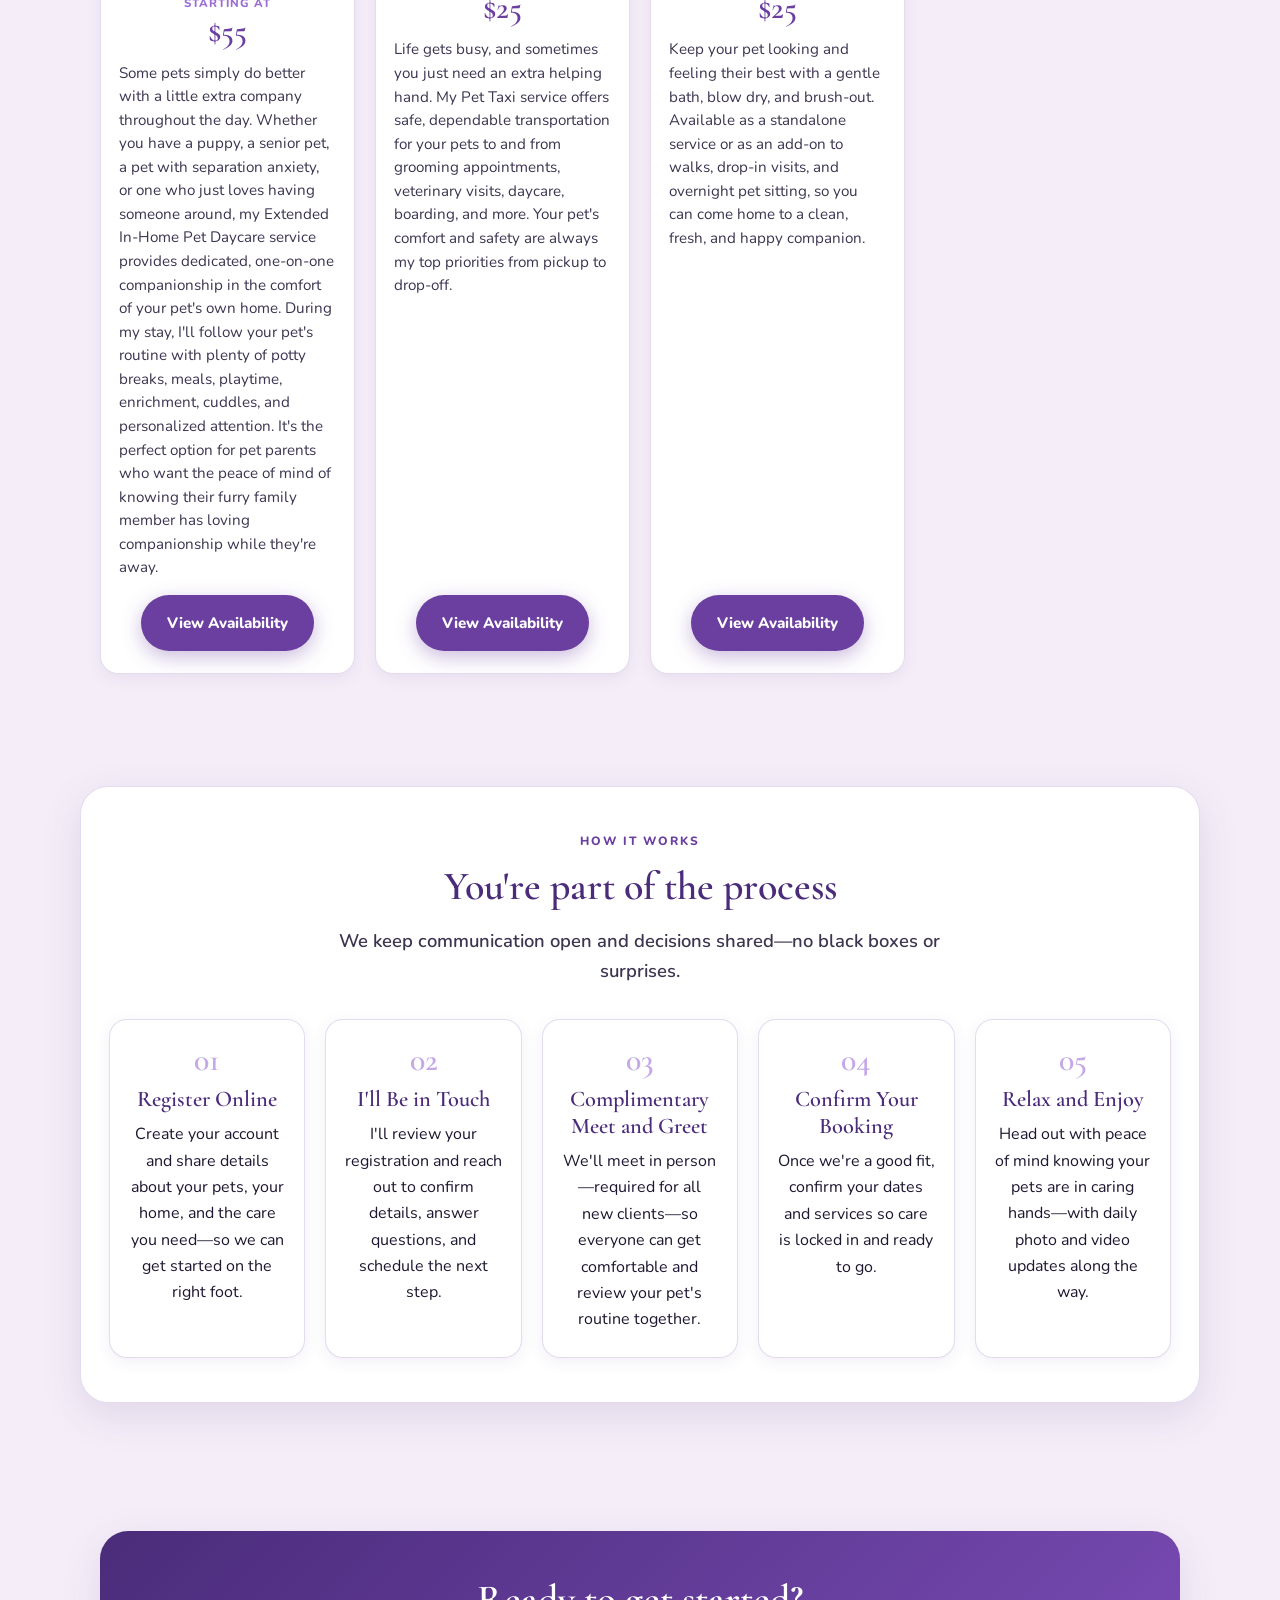
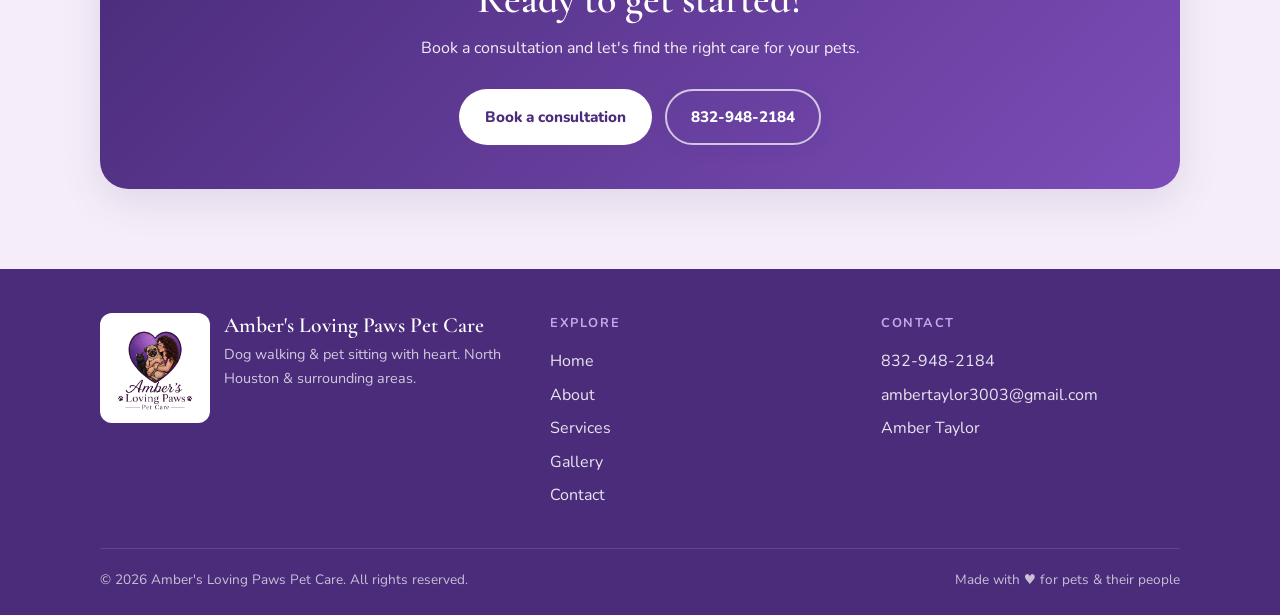
<file: Website-main/services.html>
<!DOCTYPE html>
<html lang="en">
  <head>
    <meta charset="UTF-8" />
    <meta name="viewport" content="width=device-width, initial-scale=1" />
    <title>Services | Amber's Loving Paws Pet Care</title>
    <meta name="description" content="Complimentary meet and greets, pet sitting, extended day pet care, dog walking, drop-ins, taxi, and baths." />
    <link rel="preconnect" href="https://fonts.googleapis.com" />
    <link rel="preconnect" href="https://fonts.gstatic.com" crossorigin />
    <link href="https://fonts.googleapis.com/css2?family=Cormorant+Garamond:ital,wght@0,500;0,600;1,500&family=Nunito:wght@400;600;700;800&display=swap" rel="stylesheet" />
    <link rel="stylesheet" href="css/styles.css" />
    <link rel="icon" href="assets/logo-main.png" type="image/png" />
  </head>
  <body data-page="services">
    <div id="site-header"></div>
    <main id="page-root">
      <div class="container" style="padding:4rem 1rem;text-align:center">Loading…</div>
    </main>
    <div id="site-footer"></div>
    <script src="js/site-data.js"></script>
    <script src="js/site.js"></script>
  </body>
</html>
</file>
<file: css/styles.css>
/* Amber's Loving Paws — brand styles */
:root {
  --purple-deep: #4a2c7a;
  --purple: #6b3fa0;
  --purple-mid: #7c4db8;
  --purple-soft: #9b6dd4;
  --lilac: #c4a8e8;
  --lavender: #e8ddf5;
  --cream: #faf7fc;
  --white: #ffffff;
  --text: #1f1630;
  --text-muted: #3d3450;
  --border: rgba(107, 63, 160, 0.18);
  --shadow: 0 12px 40px rgba(74, 44, 122, 0.12);
  --shadow-sm: 0 4px 16px rgba(74, 44, 122, 0.08);
  --radius: 18px;
  --radius-lg: 28px;
  --font-display: "EB Garamond", Georgia, serif;
  --font-body: "Nunito", system-ui, sans-serif;
  --max: 1120px;
  --header-h: 78px;
}

*,
*::before,
*::after {
  box-sizing: border-box;
  margin: 0;
  padding: 0;
}

html {
  scroll-behavior: smooth;
}

body {
  font-family: var(--font-body);
  color: var(--text);
  background-color: #f5eef8;
  background-image: url("../assets/floral-bg.webp");
  background-size: cover;
  background-repeat: no-repeat;
  background-attachment: fixed;
  background-position: center center;
  line-height: 1.65;
  min-height: 100vh;
}

/* Strong white wash so purple type stays readable on floral */
body::before {
  content: "";
  position: fixed;
  inset: 0;
  background: rgba(255, 255, 255, 0.78);
  z-index: -1;
  pointer-events: none;
}

img {
  max-width: 100%;
  height: auto;
  display: block;
}

a {
  color: var(--purple);
  text-decoration: none;
  transition: color 0.2s ease;
}

a:hover {
  color: var(--purple-deep);
}

/* —— Header —— */
.site-header {
  position: sticky;
  top: 0;
  z-index: 100;
  background: linear-gradient(
    180deg,
    #ffffff 0%,
    #fbf7ff 55%,
    #f6effc 100%
  );
  border-bottom: none;
  box-shadow:
    0 1px 0 rgba(107, 63, 160, 0.08),
    0 8px 24px rgba(74, 44, 122, 0.07);
}

/* Soft purple accent line under header */
.site-header::after {
  content: "";
  display: block;
  height: 3px;
  background: linear-gradient(
    90deg,
    var(--lilac) 0%,
    var(--purple) 35%,
    var(--purple-soft) 65%,
    var(--lilac) 100%
  );
}

.header-inner {
  max-width: var(--max);
  margin: 0 auto;
  padding: 0.75rem 1.25rem;
  display: flex;
  align-items: center;
  justify-content: space-between;
  gap: 1rem;
  min-height: var(--header-h);
}

.logo-link {
  display: flex;
  align-items: center;
  gap: 0.75rem;
  color: var(--purple-deep);
  flex-shrink: 0;
}

.logo-link img,
.logo-header {
  width: auto;
  height: 72px;
  max-width: min(240px, 46vw);
  object-fit: contain;
  border-radius: 0;
  background: transparent;
  box-shadow: none;
}

.logo-text {
  display: none; /* full logo includes brand name */
}

.footer-brand img {
  width: auto !important;
  height: auto !important;
  max-width: 110px !important;
  max-height: 110px !important;
  border-radius: 12px !important;
  background: #ffffff !important;
  padding: 0.45rem !important;
  object-fit: contain;
}

.hero-card img {
  width: min(100%, 340px) !important;
  border-radius: 0 !important;
  background: transparent !important;
}

.logo-text strong {
  font-family: var(--font-display);
  font-size: 1.35rem;
  font-weight: 600;
  letter-spacing: 0.01em;
}

.logo-text span {
  font-size: 0.7rem;
  font-weight: 600;
  letter-spacing: 0.12em;
  text-transform: uppercase;
  color: var(--purple-soft);
}

.nav-toggle {
  display: none;
  background: none;
  border: 2px solid var(--purple);
  color: var(--purple);
  border-radius: 10px;
  padding: 0.4rem 0.65rem;
  font-size: 1.25rem;
  cursor: pointer;
  line-height: 1;
}

.nav-list {
  display: flex;
  align-items: center;
  gap: 0.25rem 1.5rem;
  list-style: none;
}

.nav-list a {
  font-weight: 700;
  font-size: 0.95rem;
  color: var(--text);
  padding: 0.4rem 0.55rem;
  position: relative;
  border-radius: 999px;
  transition: color 0.2s ease, background 0.2s ease;
}

.nav-list a:hover {
  color: var(--purple);
  background: rgba(107, 63, 160, 0.08);
}

.nav-list a.active {
  color: var(--purple);
  background: rgba(107, 63, 160, 0.1);
}

.nav-list a.active::after {
  content: "";
  position: absolute;
  left: 0.55rem;
  right: 0.55rem;
  bottom: 0.15rem;
  height: 2px;
  background: linear-gradient(90deg, var(--lilac), var(--purple));
  border-radius: 2px;
}

.nav-cta {
  background: linear-gradient(135deg, var(--purple-mid), var(--purple)) !important;
  color: var(--white) !important;
  padding: 0.55rem 1.2rem !important;
  border-radius: 999px;
  box-shadow: 0 4px 14px rgba(107, 63, 160, 0.35);
  transition: transform 0.15s ease, box-shadow 0.2s ease, background 0.2s ease !important;
}

.nav-cta:hover {
  background: linear-gradient(135deg, var(--purple), var(--purple-deep)) !important;
  color: var(--white) !important;
  transform: translateY(-1px);
  box-shadow: 0 6px 18px rgba(107, 63, 160, 0.4);
}

.nav-cta::after {
  display: none !important;
}

/* —— Layout —— */
main {
  overflow-x: hidden;
}

.container {
  max-width: var(--max);
  margin: 0 auto;
  padding: 0 1.25rem;
}

.section {
  padding: 4rem 0;
}

.section-tight {
  padding: 3rem 0;
}

.section-label {
  display: inline-block;
  font-size: 0.75rem;
  font-weight: 800;
  letter-spacing: 0.16em;
  text-transform: uppercase;
  color: var(--purple);
  margin-bottom: 0.65rem;
}

h1,
h2,
h3 {
  font-family: var(--font-display);
  font-weight: 600;
  line-height: 1.2;
  color: var(--purple-deep);
}

h1 {
  font-size: clamp(2.25rem, 5vw, 3.5rem);
}

h2 {
  font-size: clamp(1.85rem, 3.5vw, 2.5rem);
  margin-bottom: 1rem;
}

h3 {
  font-size: 1.4rem;
  margin-bottom: 0.5rem;
}

.lead {
  font-size: 1.15rem;
  color: var(--text-muted);
  max-width: 36em;
  font-weight: 600;
}

/* Solid white panels for any free-floating text */
.section > .container.text-center {
  background: #ffffff;
  border: 1px solid var(--border);
  border-radius: var(--radius-lg);
  padding: 2.5rem 1.75rem 2.75rem;
  box-shadow: var(--shadow);
}

.page-hero .container {
  background: #ffffff;
  border: 1px solid var(--border);
  border-radius: var(--radius-lg);
  padding: 2.25rem 1.75rem;
  box-shadow: var(--shadow);
  max-width: 820px;
}

.text-center {
  text-align: center;
}

.text-center .lead {
  margin-left: auto;
  margin-right: auto;
}

/* —— Buttons —— */
.btn {
  display: inline-flex;
  align-items: center;
  justify-content: center;
  gap: 0.45rem;
  font-family: var(--font-body);
  font-weight: 800;
  font-size: 0.95rem;
  padding: 0.85rem 1.5rem;
  border-radius: 999px;
  border: 2px solid transparent;
  cursor: pointer;
  transition: transform 0.15s ease, box-shadow 0.2s ease, background 0.2s ease;
  text-decoration: none;
}

.btn:hover {
  transform: translateY(-2px);
}

.btn-primary {
  background: var(--purple);
  color: var(--white);
  box-shadow: 0 6px 20px rgba(107, 63, 160, 0.35);
}

.btn-primary:hover {
  background: var(--purple-deep);
  color: var(--white);
}

.btn-secondary {
  background: #ffffff;
  color: var(--purple-deep);
  border-color: var(--purple);
  box-shadow: var(--shadow-sm);
}

.btn-secondary:hover {
  background: var(--lavender);
  color: var(--purple-deep);
}

.btn-row {
  display: flex;
  flex-wrap: wrap;
  gap: 0.85rem;
  margin-top: 1.75rem;
}

/* —— Hero —— */
.hero {
  padding: 3.5rem 0 4rem;
}

.hero-grid {
  display: grid;
  grid-template-columns: 1.05fr 0.95fr;
  gap: 2.5rem;
  align-items: center;
}

.hero-copy {
  background: #ffffff;
  border: 1px solid var(--border);
  border-radius: var(--radius-lg);
  padding: 2rem 2rem 2.15rem;
  box-shadow: var(--shadow);
}

.hero-badge {
  display: inline-flex;
  align-items: center;
  gap: 0.4rem;
  background: var(--lavender);
  color: var(--purple-deep);
  font-size: 0.8rem;
  font-weight: 800;
  letter-spacing: 0.06em;
  text-transform: uppercase;
  padding: 0.4rem 0.9rem;
  border-radius: 999px;
  margin-bottom: 1.1rem;
}

.hero h1 {
  margin-bottom: 1rem;
  color: var(--purple-deep);
}

.hero h1 em {
  font-style: italic;
  color: var(--purple);
}

.hero-copy .lead {
  color: var(--text);
}

.hero-card {
  background: #ffffff;
  border: 1px solid var(--border);
  border-radius: var(--radius-lg);
  padding: 1.25rem;
  box-shadow: var(--shadow);
  text-align: center;
}

.hero-card img {
  width: min(100%, 340px);
  margin: 0 auto;
  border-radius: 0;
  background: transparent;
}

.hero-card p {
  margin-top: 1rem;
  font-family: var(--font-display);
  font-size: 1.25rem;
  color: var(--purple);
  font-weight: 600;
}

/* —— Cards / grid —— */
.card-grid {
  display: grid;
  grid-template-columns: repeat(3, 1fr);
  gap: 1.5rem;
  margin-top: 2.25rem;
}

.card {
  background: #ffffff;
  border: 1px solid var(--border);
  border-radius: var(--radius);
  padding: 1.75rem 1.5rem;
  box-shadow: var(--shadow-sm);
  transition: transform 0.2s ease, box-shadow 0.2s ease;
}

.card:hover {
  transform: translateY(-4px);
  box-shadow: var(--shadow);
}

.card-icon {
  width: 52px;
  height: 52px;
  border-radius: 14px;
  background: var(--lavender);
  color: var(--purple);
  display: flex;
  align-items: center;
  justify-content: center;
  font-size: 1.5rem;
  margin-bottom: 1rem;
}

.card p {
  color: var(--text-muted);
  font-size: 0.98rem;
}

/* —— About band —— */
.split {
  display: grid;
  grid-template-columns: 1fr 1fr;
  gap: 2.5rem;
  align-items: center;
}

.split-visual {
  background: #ffffff;
  border-radius: var(--radius-lg);
  border: 1px solid var(--border);
  padding: 1.5rem;
  box-shadow: var(--shadow);
  text-align: center;
}

.split-visual img {
  max-width: 320px;
  margin: 0 auto;
}

.about-split {
  align-items: start;
}

.about-visual {
  padding: 0.75rem;
  overflow: hidden;
  position: sticky;
  top: 1.25rem;
}

.about-visual img {
  max-width: 100%;
  width: 100%;
  height: auto;
  display: block;
  border-radius: calc(var(--radius-lg) - 4px);
  object-fit: cover;
  aspect-ratio: 3 / 4;
}

.about-photo-wrap {
  display: none;
  margin: 0 0 1.25rem;
  border-radius: var(--radius-lg);
  overflow: hidden;
  border: 1px solid var(--border);
  box-shadow: var(--shadow-sm);
}

.about-photo {
  display: block;
  width: 100%;
  max-width: 420px;
  margin: 0 auto;
  height: auto;
  object-fit: cover;
  aspect-ratio: 3 / 4;
}

@media (max-width: 900px) {
  .about-visual {
    display: none;
    position: static;
  }

  .about-photo-wrap {
    display: block;
  }
}

.split-content {
  background: #ffffff;
  border: 1px solid var(--border);
  border-radius: var(--radius-lg);
  padding: 1.75rem 1.75rem 2rem;
  box-shadow: var(--shadow);
}

.split-content .lead {
  margin-bottom: 1.25rem;
  color: var(--text);
  font-weight: 600;
}

.about-story {
  margin: 0 0 1.25rem;
}

.about-story-p {
  margin: 0 0 1rem;
  color: var(--text-muted);
  line-height: 1.7;
}

.about-signoff {
  margin: 1.25rem 0 0.35rem;
  color: var(--text);
  font-weight: 600;
  line-height: 1.6;
}

.about-signature {
  margin: 0;
  font-family: var(--font-display);
  font-size: 1.35rem;
  font-style: italic;
  color: var(--purple);
}

.checklist {
  list-style: none;
  margin: 1.25rem 0 0;
}

.checklist li {
  position: relative;
  padding-left: 1.75rem;
  margin-bottom: 0.65rem;
  color: var(--text-muted);
}

.checklist li::before {
  content: "♥";
  position: absolute;
  left: 0;
  color: var(--purple);
  font-size: 0.85rem;
}

/* —— Services detail —— */
.service-list {
  display: grid;
  gap: 1.25rem;
  margin-top: 2rem;
}

.service-item {
  display: grid;
  grid-template-columns: auto 1fr auto;
  gap: 1.25rem;
  align-items: start;
  background: #ffffff;
  border: 1px solid var(--border);
  border-radius: var(--radius);
  padding: 1.5rem;
  box-shadow: var(--shadow-sm);
}

.service-item .num {
  width: 42px;
  height: 42px;
  border-radius: 50%;
  background: var(--purple);
  color: white;
  font-weight: 800;
  display: flex;
  align-items: center;
  justify-content: center;
  flex-shrink: 0;
}

.service-item p {
  color: var(--text-muted);
  margin-top: 0.25rem;
}

.service-tag {
  font-size: 0.75rem;
  font-weight: 800;
  text-transform: uppercase;
  letter-spacing: 0.08em;
  color: var(--purple);
  background: var(--lavender);
  padding: 0.35rem 0.7rem;
  border-radius: 999px;
  white-space: nowrap;
}

/* —— CTA band —— */
.cta-band {
  margin: 1rem 0 0;
  background: linear-gradient(135deg, var(--purple-deep), var(--purple-mid));
  color: white;
  border-radius: var(--radius-lg);
  padding: 2.75rem 2rem;
  text-align: center;
  box-shadow: var(--shadow);
}

.cta-band h2 {
  color: white;
  margin-bottom: 0.75rem;
}

.cta-band p {
  opacity: 0.92;
  max-width: 32em;
  margin: 0 auto 1.5rem;
}

.cta-band .btn-primary {
  background: white;
  color: var(--purple-deep);
  box-shadow: none;
}

.cta-band .btn-primary:hover {
  background: var(--lavender);
  color: var(--purple-deep);
}

.cta-band .btn-secondary {
  background: transparent;
  color: white;
  border-color: rgba(255, 255, 255, 0.7);
}

.cta-band .btn-secondary:hover {
  background: rgba(255, 255, 255, 0.12);
  color: white;
}

.cta-band .btn-row {
  justify-content: center;
}

/* —— Contact —— */
.contact-grid {
  display: grid;
  grid-template-columns: 1fr 1.1fr;
  gap: 2rem;
  margin-top: 2rem;
}

.contact-card {
  background: #ffffff;
  border: 1px solid var(--border);
  border-radius: var(--radius);
  padding: 1.75rem;
  box-shadow: var(--shadow-sm);
}

.contact-card h3 {
  margin-bottom: 1rem;
}

.contact-line {
  display: flex;
  gap: 0.85rem;
  align-items: flex-start;
  margin-bottom: 1.15rem;
}

.contact-line .icon {
  width: 40px;
  height: 40px;
  border-radius: 12px;
  background: var(--lavender);
  display: flex;
  align-items: center;
  justify-content: center;
  flex-shrink: 0;
  font-size: 1.1rem;
}

.contact-line strong {
  display: block;
  font-size: 0.8rem;
  text-transform: uppercase;
  letter-spacing: 0.08em;
  color: var(--purple);
  margin-bottom: 0.15rem;
}

.contact-line a,
.contact-line span {
  color: var(--text);
  font-weight: 600;
  word-break: break-word;
}

.contact-form label {
  display: block;
  font-weight: 700;
  font-size: 0.9rem;
  margin-bottom: 0.35rem;
  color: var(--purple-deep);
}

.contact-form .field {
  margin-bottom: 1rem;
}

.contact-form input,
.contact-form select,
.contact-form textarea {
  width: 100%;
  font-family: var(--font-body);
  font-size: 1rem;
  padding: 0.75rem 0.9rem;
  border: 1.5px solid var(--border);
  border-radius: 12px;
  background: var(--white);
  color: var(--text);
  transition: border-color 0.2s ease, box-shadow 0.2s ease;
}

.contact-form input:focus,
.contact-form select:focus,
.contact-form textarea:focus {
  outline: none;
  border-color: var(--purple);
  box-shadow: 0 0 0 3px rgba(107, 63, 160, 0.15);
}

.contact-form textarea {
  min-height: 130px;
  resize: vertical;
}

.form-note {
  font-size: 0.85rem;
  color: var(--text-muted);
  margin-top: 0.75rem;
}

.form-success {
  display: none;
  background: var(--lavender);
  border: 1px solid var(--border);
  border-radius: 12px;
  padding: 1rem;
  margin-top: 1rem;
  color: var(--purple-deep);
  font-weight: 600;
}

.form-success.show {
  display: block;
}

/* —— Page hero (inner pages) —— */
.page-hero {
  padding: 3rem 0 2rem;
  text-align: center;
}

.page-hero .lead {
  margin-top: 0.75rem;
}

/* —— Footer —— */
.site-footer {
  margin-top: 2rem;
  background: var(--purple-deep);
  color: rgba(255, 255, 255, 0.88);
  padding: 2.75rem 0 1.5rem;
}

.footer-grid {
  display: grid;
  grid-template-columns: 1.4fr 1fr 1fr;
  gap: 2rem;
  margin-bottom: 2rem;
}

.footer-brand {
  display: flex;
  gap: 0.85rem;
  align-items: flex-start;
}

.footer-brand img {
  width: auto;
  height: auto;
  max-width: 110px;
  max-height: 110px;
  border-radius: 12px;
  background: #ffffff;
  padding: 0.45rem;
  object-fit: contain;
}

.footer-brand h3 {
  color: white;
  font-size: 1.35rem;
  margin-bottom: 0.25rem;
}

.footer-brand p {
  font-size: 0.9rem;
  opacity: 0.85;
}

.site-footer h4 {
  font-family: var(--font-body);
  font-size: 0.8rem;
  text-transform: uppercase;
  letter-spacing: 0.12em;
  margin-bottom: 0.85rem;
  color: var(--lilac);
}

.site-footer ul {
  list-style: none;
}

.site-footer li {
  margin-bottom: 0.45rem;
}

.site-footer a {
  color: rgba(255, 255, 255, 0.88);
}

.site-footer a:hover {
  color: white;
}

.footer-bottom {
  border-top: 1px solid rgba(255, 255, 255, 0.15);
  padding-top: 1.25rem;
  display: flex;
  flex-wrap: wrap;
  justify-content: space-between;
  gap: 0.75rem;
  font-size: 0.85rem;
  opacity: 0.8;
}

/* —— Responsive —— */
@media (max-width: 900px) {
  .hero-grid,
  .split,
  .contact-grid,
  .footer-grid {
    grid-template-columns: 1fr;
  }

  .card-grid {
    grid-template-columns: 1fr;
  }

  .service-item {
    grid-template-columns: auto 1fr;
  }

  .service-tag {
    grid-column: 2;
  }

  .nav-toggle {
    display: block;
  }

  .nav-list {
    display: none;
    position: absolute;
    top: 100%;
    left: 0;
    right: 0;
    background: white;
    flex-direction: column;
    align-items: stretch;
    padding: 1rem 1.25rem 1.25rem;
    border-bottom: 1px solid var(--border);
    box-shadow: var(--shadow);
    gap: 0.25rem;
  }

  .nav-list.open {
    display: flex;
  }

  .nav-list a {
    padding: 0.75rem 0.5rem;
  }

  .nav-cta {
    text-align: center;
    margin-top: 0.35rem;
  }

  .site-header {
    position: sticky;
  }

  .header-inner {
    position: relative;
  }
}

@media (max-width: 520px) {
  .btn-row {
    flex-direction: column;
  }

  .btn {
    width: 100%;
  }

  .logo-text strong {
    font-size: 1.1rem;
  }
}

/* —— Pricing grid —— */
.price-grid {
  display: grid;
  grid-template-columns: repeat(auto-fill, minmax(240px, 1fr));
  gap: 1.25rem;
  margin-top: 2rem;
}

.price-grid-featured {
  grid-template-columns: repeat(4, 1fr);
  gap: 1.15rem;
}

@media (max-width: 1000px) {
  .price-grid-featured {
    grid-template-columns: repeat(2, 1fr);
  }
}

@media (max-width: 560px) {
  .price-grid-featured {
    grid-template-columns: 1fr;
  }
}

.price-card {
  background: #ffffff;
  border: 1px solid var(--border);
  border-radius: var(--radius);
  padding: 0 0 1.35rem;
  overflow: hidden;
  box-shadow: var(--shadow-sm);
  text-align: center;
  display: flex;
  flex-direction: column;
  gap: 0.45rem;
  transition: transform 0.2s ease, box-shadow 0.2s ease;
}

.price-card .service-photo {
  width: 100%;
  aspect-ratio: 4 / 3;
  object-fit: cover;
  display: block;
  background: var(--lavender);
}

.price-card-compact .service-photo {
  aspect-ratio: 16 / 10;
}

.price-card .emoji {
  display: none;
}

.price-card h3,
.price-card .price-block,
.price-card p,
.price-card .btn,
.price-card .service-chip {
  margin-left: 1.15rem;
  margin-right: 1.15rem;
}

.price-card:hover {
  transform: translateY(-4px);
  box-shadow: var(--shadow);
}

.price-card h3 {
  font-size: 1.2rem;
  margin: 0.95rem 1.15rem 0;
}

.price-card-compact h3 {
  font-size: 1.1rem;
}

/* Stacked price hierarchy: note → amount → unit */
.price-block {
  display: flex;
  flex-direction: column;
  align-items: center;
  gap: 0.1rem;
  margin: 0.15rem 1.15rem 0.25rem;
  line-height: 1.2;
}

.price-prefix {
  font-family: var(--font-body);
  font-size: 0.72rem;
  font-weight: 800;
  letter-spacing: 0.08em;
  text-transform: uppercase;
  color: var(--purple-soft);
}

.price-amount {
  font-family: var(--font-display);
  font-size: 2rem;
  font-weight: 600;
  color: var(--purple);
}

.price-block-solo .price-amount {
  font-size: 1.45rem;
  color: var(--purple-deep);
}

.price-unit {
  font-family: var(--font-body);
  font-size: 0.85rem;
  font-weight: 700;
  color: var(--text-muted);
}

.service-chip {
  display: inline-block;
  align-self: center;
  background: var(--lavender);
  color: var(--purple-deep);
  font-size: 0.72rem;
  font-weight: 800;
  letter-spacing: 0.04em;
  text-transform: uppercase;
  padding: 0.3rem 0.65rem;
  border-radius: 999px;
  margin-top: 0.15rem;
}

.price-card p {
  color: var(--text-muted);
  font-size: 0.9rem;
  flex-grow: 1;
  line-height: 1.55;
}

.price-card-compact p {
  font-size: 0.88rem;
  display: -webkit-box;
  -webkit-line-clamp: 3;
  -webkit-box-orient: vertical;
  overflow: hidden;
}

.price-card .btn {
  margin-top: 0.5rem;
  align-self: center;
}

.price-card-compact .btn {
  padding: 0.65rem 1.15rem;
  font-size: 0.88rem;
}

.price-card-detail p {
  font-size: 0.95rem;
  text-align: left;
}

/* �� Locations �� */
.city-grid {
  display: flex;
  flex-wrap: wrap;
  gap: 0.65rem;
  margin-top: 1.5rem;
  justify-content: center;
}

.city-chip {
  background: var(--white);
  border: 1.5px solid var(--border);
  color: var(--purple-deep);
  font-weight: 700;
  font-size: 0.92rem;
  padding: 0.5rem 1rem;
  border-radius: 999px;
  box-shadow: var(--shadow-sm);
}

.area-banner {
  background: #ffffff;
  border: 1px solid var(--border);
  border-radius: var(--radius-lg);
  padding: 2.25rem 1.75rem;
  box-shadow: var(--shadow-sm);
  text-align: center;
}

/* �� Process �� */
.process-grid {
  display: grid;
  grid-template-columns: repeat(5, 1fr);
  gap: 1.25rem;
  margin-top: 2rem;
}

.process-step {
  background: #ffffff;
  border: 1px solid var(--border);
  border-radius: var(--radius);
  padding: 1.5rem 1.15rem;
  box-shadow: var(--shadow-sm);
  position: relative;
}

.process-step .step-num {
  font-family: var(--font-display);
  font-size: 2rem;
  font-weight: 600;
  color: var(--lilac);
  line-height: 1;
  margin-bottom: 0.65rem;
}

/* �� Testimonials �� */
.review-grid {
  display: grid;
  grid-template-columns: repeat(3, 1fr);
  gap: 1.25rem;
  margin-top: 2rem;
}

.review-card {
  background: #ffffff;
  border: 1px solid var(--border);
  border-radius: var(--radius);
  padding: 1.5rem;
  box-shadow: var(--shadow-sm);
  display: flex;
  flex-direction: column;
}

.review-card blockquote {
  font-size: 0.98rem;
  color: var(--text-muted);
  font-style: italic;
  flex-grow: 1;
  margin-bottom: 1rem;
  quotes: none;
}

.review-card cite {
  font-style: normal;
  font-weight: 800;
  color: var(--purple-deep);
  font-size: 0.9rem;
}

.review-card .stars {
  color: #d4a017;
  letter-spacing: 0.08em;
  margin-bottom: 0.65rem;
  font-size: 0.95rem;
}

/* �� Gallery placeholders �� */
.gallery-grid {
  display: grid;
  grid-template-columns: repeat(3, 1fr);
  gap: 1rem;
  margin-top: 2rem;
}

.gallery-tile {
  aspect-ratio: 1;
  border-radius: var(--radius);
  background: linear-gradient(145deg, var(--lavender), var(--white));
  border: 1px solid var(--border);
  display: flex;
  align-items: center;
  justify-content: center;
  color: var(--purple);
  font-weight: 700;
  text-align: center;
  padding: 1rem;
  box-shadow: var(--shadow-sm);
  overflow: hidden;
}

.gallery-tile-photo {
  padding: 0;
  background: #ffffff;
}

.gallery-tile-photo img {
  width: 100%;
  height: 100%;
  object-fit: cover;
  display: block;
}

.blog-list {
  display: grid;
  gap: 1.25rem;
  margin-top: 2rem;
  max-width: 720px;
  margin-left: auto;
  margin-right: auto;
}

.blog-card {
  background: #ffffff;
  border: 1px solid var(--border);
  border-radius: var(--radius);
  padding: 1.5rem;
  box-shadow: var(--shadow-sm);
}

.blog-card .meta {
  font-size: 0.8rem;
  font-weight: 700;
  letter-spacing: 0.08em;
  text-transform: uppercase;
  color: var(--purple-soft);
  margin-bottom: 0.4rem;
}

@media (max-width: 900px) {
  .process-grid,
  .review-grid,
  .gallery-grid {
    grid-template-columns: 1fr;
  }
}

@media (min-width: 601px) and (max-width: 900px) {
  .review-grid,
  .gallery-grid {
    grid-template-columns: 1fr 1fr;
  }
  .process-grid {
    grid-template-columns: 1fr 1fr;
  }
}

@media (min-width: 901px) and (max-width: 1100px) {
  .process-grid {
    grid-template-columns: repeat(3, 1fr);
  }
}

/* —— Training & Certificates —— */
.cert-grid {
  display: grid;
  grid-template-columns: repeat(2, 1fr);
  gap: 1.5rem;
  margin-top: 2rem;
  text-align: left;
}

.cert-card {
  background: #ffffff;
  border: 1px solid var(--border);
  border-radius: var(--radius);
  box-shadow: var(--shadow-sm);
  overflow: hidden;
  display: flex;
  flex-direction: column;
  transition: transform 0.2s ease, box-shadow 0.2s ease;
}

.cert-card:hover {
  transform: translateY(-4px);
  box-shadow: var(--shadow);
}

.cert-preview {
  position: relative;
  display: block;
  width: 100%;
  padding: 1rem;
  border: 0;
  border-bottom: 1px solid var(--border);
  background: linear-gradient(145deg, var(--lavender), var(--cream));
  cursor: zoom-in;
  font: inherit;
}

.cert-preview img {
  width: 100%;
  aspect-ratio: 4 / 3;
  object-fit: contain;
  background: #ffffff;
  border-radius: 10px;
  border: 1px solid var(--border);
  box-shadow: var(--shadow-sm);
}

.cert-zoom {
  position: absolute;
  right: 1.6rem;
  bottom: 1.6rem;
  background: rgba(74, 44, 122, 0.92);
  color: #ffffff;
  font-size: 0.78rem;
  font-weight: 800;
  padding: 0.35rem 0.75rem;
  border-radius: 999px;
  opacity: 0;
  transform: translateY(4px);
  transition: opacity 0.2s ease, transform 0.2s ease;
}

.cert-preview:hover .cert-zoom,
.cert-preview:focus-visible .cert-zoom {
  opacity: 1;
  transform: none;
}

.cert-preview:focus-visible,
.cert-lightbox-close:focus-visible {
  outline: 3px solid var(--purple-soft);
  outline-offset: 2px;
}

.cert-body {
  padding: 1.35rem 1.5rem 1.6rem;
  display: flex;
  flex-direction: column;
  flex-grow: 1;
}

.cert-type {
  align-self: flex-start;
  background: var(--lavender);
  color: var(--purple-deep);
  font-size: 0.72rem;
  font-weight: 800;
  letter-spacing: 0.08em;
  text-transform: uppercase;
  padding: 0.3rem 0.7rem;
  border-radius: 999px;
  margin-bottom: 0.6rem;
}

.cert-issuer {
  display: flex;
  align-items: center;
  gap: 0.6rem;
  font-weight: 800;
  color: var(--purple);
  margin-bottom: 0.6rem;
}

.cert-logo {
  width: 40px;
  height: 40px;
  object-fit: contain;
  border-radius: 8px;
  flex-shrink: 0;
}

.cert-body > p:not(.cert-issuer) {
  color: var(--text-muted);
  font-size: 0.95rem;
}

.cert-meta {
  list-style: none;
  display: grid;
  gap: 0.4rem;
  margin: 1rem 0 0;
  padding-top: 1rem;
  border-top: 1px solid var(--border);
}

.cert-meta li {
  display: flex;
  justify-content: space-between;
  gap: 1rem;
  font-size: 0.9rem;
}

.cert-meta span {
  font-size: 0.75rem;
  font-weight: 800;
  letter-spacing: 0.08em;
  text-transform: uppercase;
  color: var(--purple);
}

.cert-meta strong {
  color: var(--text);
  font-weight: 700;
  text-align: right;
}

.cert-actions {
  margin-top: auto;
  padding-top: 1.25rem;
}

.cert-actions .btn {
  padding: 0.65rem 1.1rem;
  font-size: 0.88rem;
}

.cert-lightbox {
  position: fixed;
  inset: 0;
  z-index: 300;
  display: none;
  align-items: center;
  justify-content: center;
  padding: 1.25rem;
  background: rgba(31, 22, 48, 0.82);
}

.cert-lightbox.open {
  display: flex;
}

.cert-lightbox figure {
  max-width: min(1100px, 100%);
  max-height: 100%;
  margin: 0;
  display: flex;
  flex-direction: column;
  align-items: center;
  gap: 0.75rem;
}

.cert-lightbox-img {
  max-width: 100%;
  max-height: calc(100vh - 7rem);
  object-fit: contain;
  background: #ffffff;
  border-radius: 12px;
  box-shadow: 0 20px 60px rgba(0, 0, 0, 0.45);
}

.cert-lightbox-cap {
  color: #ffffff;
  font-weight: 700;
  text-align: center;
}

.cert-lightbox-close {
  position: absolute;
  top: 1rem;
  right: 1rem;
  width: 44px;
  height: 44px;
  border-radius: 50%;
  border: 0;
  background: #ffffff;
  color: var(--purple-deep);
  font-size: 1.75rem;
  line-height: 1;
  cursor: pointer;
  box-shadow: var(--shadow);
}

body.lightbox-open {
  overflow: hidden;
}

@media (max-width: 900px) {
  .cert-grid {
    grid-template-columns: 1fr;
  }

  .cert-zoom {
    opacity: 1;
    transform: none;
  }
}

@media (max-width: 520px) {
  .cert-actions .btn {
    width: 100%;
  }
}

/* —— Hero offer + trust points —— */
.hero-offer {
  margin: -0.35rem 0 0.85rem;
  font-weight: 800;
  font-size: 1.08rem;
  color: var(--purple);
}

.trust-list {
  list-style: none;
  margin: 1.35rem 0 0;
  display: grid;
  grid-template-columns: 1fr 1fr;
  gap: 0.45rem 1rem;
  font-size: 0.9rem;
  font-weight: 700;
  color: var(--purple-deep);
}

.trust-list li {
  position: relative;
  padding-left: 1.4rem;
}

.trust-list li::before {
  content: "✓";
  position: absolute;
  left: 0;
  color: var(--purple);
  font-weight: 800;
}

.trust-list a {
  color: inherit;
  text-decoration: underline;
  text-underline-offset: 2px;
}

/* —— Weekly walks —— */
.weekly-list {
  display: inline-block;
  text-align: left;
}

.weekly-list li {
  color: var(--text);
  font-weight: 600;
}

/* —— Contact extras —— */
.contact-social {
  list-style: none;
  display: flex;
  flex-wrap: wrap;
  gap: 0.35rem 1rem;
  margin: 0;
  padding: 0;
}

.contact-quick {
  margin-top: 1.1rem;
}

@media (max-width: 520px) {
  .trust-list {
    grid-template-columns: 1fr;
  }

  .contact-quick .btn {
    width: 100%;
  }
}

/* Phone: keep the Book button high on the first screen */
@media (max-width: 520px) {
  .hero {
    padding-top: 1.1rem;
  }

  .hero-offer {
    font-size: 1rem;
    margin-bottom: 0.6rem;
  }
}

/* Phone/tablet: keep the menu button on the right edge, not floating in the middle */
@media (max-width: 900px) {
  .site-header nav {
    display: contents;
  }

  .nav-toggle {
    margin-left: auto;
  }

  /* Give each link in the opened menu its own full row so taps don't overlap */
  .nav-list a {
    display: block;
  }
}


/* -- Header v2: scalloped trim, heart + name logo, paw buttons -- */
:root {
  --paw-mask: url("data:image/svg+xml,%3Csvg%20xmlns%3D'http%3A%2F%2Fwww.w3.org%2F2000%2Fsvg'%20viewBox%3D'0%200%2022%2020'%3E%3Cg%20transform%3D'translate(11%2011)'%3E%3Cellipse%20cx%3D'0'%20cy%3D'3.4'%20rx%3D'4.6'%20ry%3D'3.8'%2F%3E%3Cellipse%20cx%3D'-6'%20cy%3D'-1.4'%20rx%3D'1.9'%20ry%3D'2.5'%2F%3E%3Cellipse%20cx%3D'-2.3'%20cy%3D'-4.8'%20rx%3D'1.9'%20ry%3D'2.6'%2F%3E%3Cellipse%20cx%3D'2.3'%20cy%3D'-4.8'%20rx%3D'1.9'%20ry%3D'2.6'%2F%3E%3Cellipse%20cx%3D'6'%20cy%3D'-1.4'%20rx%3D'1.9'%20ry%3D'2.5'%2F%3E%3C%2Fg%3E%3C%2Fsvg%3E");
  --trim: linear-gradient(90deg, #c4a8e8 0%, #6b3fa0 35%, #9b6dd4 65%, #c4a8e8 100%);
}

.site-header {
  background: #ffffff;
  box-shadow: none;
  border-bottom: 3px solid var(--purple);
}

/* Scalloped purple edge hanging under the bar */
.site-header::after {
  position: absolute;
  left: 0;
  right: 0;
  top: calc(100% + 3px);
  height: 13px;
  background: var(--trim);
  -webkit-mask: radial-gradient(circle at 12px 0, #000 12px, transparent 12.5px) 0 0 / 24px 13px repeat-x;
  mask: radial-gradient(circle at 12px 0, #000 12px, transparent 12.5px) 0 0 / 24px 13px repeat-x;
  filter: drop-shadow(0 3px 3px rgba(74, 44, 122, 0.2));
  pointer-events: none;
}

/* Heart picture + business name */
.logo-link {
  flex-shrink: 1;
  min-width: 0;
}

.logo-link img.logo-mark {
  width: 58px;
  height: 57px;
  max-width: none;
  flex-shrink: 0;
}

.logo-text {
  display: flex;
  flex-direction: column;
  line-height: 1.05;
  min-width: 0;
}

.logo-text strong {
  font-family: var(--font-display);
  font-size: clamp(1.05rem, 5.2vw, 1.5rem);
  font-weight: 600;
  letter-spacing: 0.01em;
  color: var(--purple-deep);
  white-space: nowrap;
}

.logo-text span {
  font-size: 0.66rem;
  font-weight: 800;
  letter-spacing: 0.24em;
  text-transform: uppercase;
  color: var(--purple-soft);
  margin-top: 3px;
}

/* Paw icon: takes the colour of the text around it */
.paw-ico,
.nav-list a.active::before,
.nav-cta::before {
  display: inline-block;
  background-color: currentColor;
  -webkit-mask: var(--paw-mask) center / contain no-repeat;
  mask: var(--paw-mask) center / contain no-repeat;
}

.nav-list a.active::before,
.nav-cta::before {
  content: "";
  width: 14px;
  height: 13px;
  margin-right: 6px;
  vertical-align: -1px;
}

.nav-list a.active::after {
  display: none;
}

/* Phones, tablets and small laptops: logo + Menu button, links drop down */
@media (max-width: 1100px) {
  .site-header nav {
    display: contents;
  }

  .header-inner {
    position: relative;
  }

  /* Paw "Menu" button */
  .nav-toggle {
    display: inline-flex;
    margin-left: auto;
    flex-direction: column;
    align-items: center;
    gap: 2px;
    flex-shrink: 0;
    border: none;
    background: var(--lavender);
    border-radius: 16px;
    padding: 0.4rem 0.6rem 0.35rem;
    color: var(--purple-deep);
    font-family: var(--font-body);
    font-size: 0.6rem;
    font-weight: 800;
    letter-spacing: 0.12em;
    text-transform: uppercase;
  }

  .nav-toggle[aria-expanded="true"] {
    background: var(--purple);
    color: #ffffff;
  }

  .nav-toggle .paw-ico {
    display: block;
    width: 24px;
    height: 22px;
  }

  /* Opened menu: full-width rows, above the scalloped edge */
  .nav-list {
    display: none;
    position: absolute;
    top: 100%;
    left: 0;
    right: 0;
    z-index: 2;
    background: white;
    flex-direction: column;
    align-items: stretch;
    padding: 1rem 1.25rem 1.25rem;
    border-bottom: 1px solid var(--border);
    box-shadow: var(--shadow);
    gap: 0.25rem;
  }

  .nav-list.open {
    display: flex;
  }

  .nav-list a {
    display: block;
    padding: 0.75rem 0.5rem;
  }

  .nav-cta {
    text-align: center;
    margin-top: 0.35rem;
  }
}

/* Small phones: tighten the bar so the name and Menu button both fit */
@media (max-width: 380px) {
  .header-inner {
    padding-left: 0.9rem;
    padding-right: 0.9rem;
    gap: 0.6rem;
  }

  .logo-link {
    gap: 0.5rem;
  }

  .logo-link img.logo-mark {
    width: 50px;
    height: 49px;
  }
}

/* Phone: a little breathing room between the scalloped edge and the first card */
@media (max-width: 520px) {
  .hero {
    padding-top: 1.6rem;
  }
}

/* Heart picture is a little taller now (full tip shows); trim the bar padding so the bar keeps its height */
.header-inner {
  padding-top: 0.6rem;
  padding-bottom: 0.6rem;
}


/* -- Contact form: text / email buttons -- */
.field label .optional {
  font-weight: 400;
  opacity: 0.7;
}

.form-actions {
  margin-top: 1rem;
}

/* -- Phone bar fixed to the bottom of the screen: Book online + Text -- */
.mobile-cta {
  display: none;
}

@media (max-width: 700px) {
  .mobile-cta {
    position: fixed;
    left: 0;
    right: 0;
    bottom: 0;
    z-index: 90;
    display: flex;
    gap: 0.6rem;
    padding: 0.6rem 0.9rem calc(0.6rem + env(safe-area-inset-bottom, 0px));
    background: rgba(255, 255, 255, 0.97);
    border-top: 3px solid var(--purple);
    box-shadow: 0 -6px 18px rgba(74, 44, 122, 0.16);
    transform: translateY(110%);
    visibility: hidden;
    transition: transform 0.25s ease, visibility 0.25s ease;
  }

  .mobile-cta.show {
    transform: translateY(0);
    visibility: visible;
  }

  .mobile-cta .btn {
    flex: 1 1 0;
    width: auto;
    padding: 0.7rem 0.5rem;
    font-size: 0.93rem;
    white-space: nowrap;
  }

  .mobile-cta .paw-ico {
    width: 14px;
    height: 13px;
  }

  /* keep the last lines of the footer clear of the bar */
  body.has-mobile-cta .site-footer {
    padding-bottom: 5.75rem;
  }
}

@media (prefers-reduced-motion: reduce) {
  .mobile-cta {
    transition: none;
  }
}


/* -- Slogan ribbon under the top bar (home page) -- */
.slogan-ribbon {
  background: linear-gradient(90deg, #efe6fa, #e4d6f6 50%, #efe6fa);
  border-bottom: 1px solid rgba(107, 63, 160, 0.18);
  padding: 1.5rem 1rem 0.8rem; /* top padding clears the scalloped edge */
  text-align: center;
}

.slogan-ribbon p {
  margin: 0 auto;
  max-width: 46rem;
  font-family: var(--font-display);
  font-style: italic;
  font-weight: 600;
  color: var(--purple-deep);
  font-size: clamp(1.15rem, 4.9vw, 1.6rem);
  line-height: 1.25;
  text-wrap: balance; /* even line lengths when it wraps on phones */
}

.slogan-ribbon .paw-ico {
  width: 17px;
  height: 16px;
  margin: 0 0.5rem;
  vertical-align: -1px;
  color: var(--purple-soft);
}

/* the ribbon already separates the bar from the first card, so the card can sit closer */
.slogan-ribbon + .hero {
  padding-top: 1.75rem;
}

@media (max-width: 520px) {
  .slogan-ribbon {
    padding: 1.3rem 0.9rem 0.6rem;
  }

  .slogan-ribbon .paw-ico {
    display: none;
  }

  .slogan-ribbon + .hero {
    padding-top: 1rem;
  }
}

/* Phone: fit the ribbon, the full paragraph and both buttons on the first screen */
@media (max-width: 520px) {
  .hero-copy {
    padding-top: 1.35rem;
  }

  .hero-badge {
    font-size: 0.66rem;
    padding: 0.3rem 0.75rem;
    margin-bottom: 0.7rem;
  }

  .hero h1 {
    margin-bottom: 0.65rem;
  }

  .hero-offer {
    margin-bottom: 0.45rem;
  }

  .hero-copy .lead {
    font-size: 0.97rem;
    line-height: 1.5;
  }

  .hero-copy .btn-row {
    margin-top: 1.2rem;
  }
}

/* Phone: Gallery shows two photos per row (a lone first photo stays full width so no row is left half empty) */
@media (max-width: 600px) {
  .gallery-grid {
    grid-template-columns: 1fr 1fr;
    gap: 0.6rem;
  }

  .gallery-grid > .gallery-tile-photo:first-child:nth-last-child(odd) {
    grid-column: 1 / -1;
  }
}

/* —— Home v3: "Bold Purple" —— real pet photo band, purple weekly-walks band, lavender steps band —— */
.pets-band {
  position: relative;
  margin: 1.6rem 0 3.4rem;
  background: var(--purple-deep);
  padding: 6px 0;
}

.pets-band::before,
.pets-band::after,
body[data-page="home"] #weekly-walks::before,
body[data-page="home"] #weekly-walks::after {
  content: "";
  position: absolute;
  left: 0;
  right: 0;
  height: 12px;
  pointer-events: none;
}

/* Scalloped edges, echoing the trim under the top bar */
.pets-band::before {
  top: -11px;
  background: radial-gradient(circle at 12px 12px, var(--purple-deep) 11.5px, transparent 12px) 0 0 / 24px 12px repeat-x;
}

.pets-band::after {
  bottom: -11px;
  background: radial-gradient(circle at 12px 0, var(--purple-deep) 11.5px, transparent 12px) 0 0 / 24px 12px repeat-x;
}

.pets-band-row {
  display: grid;
  grid-template-columns: repeat(8, 1fr);
  gap: 6px;
}

.pets-band-row img {
  width: 100%;
  aspect-ratio: 1;
  object-fit: cover;
  display: block;
  background: var(--purple-mid);
}

.pets-band-pill {
  position: absolute;
  z-index: 2;
  left: 50%;
  transform: translateX(-50%);
  white-space: nowrap;
  background: #ffffff;
  color: var(--purple-deep);
  font-weight: 800;
  font-size: 0.82rem;
  letter-spacing: 0.1em;
  text-transform: uppercase;
  padding: 0.45rem 1.1rem;
  border-radius: 999px;
  border: 2px solid var(--purple-deep);
  box-shadow: var(--shadow-sm);
  text-decoration: none;
}

.pets-band-top {
  top: -30px;
}

.pets-band-bottom {
  bottom: -31px;
  background: var(--purple);
  color: #ffffff;
  border-color: #ffffff;
  transition: background 0.2s ease;
}

.pets-band-bottom:hover {
  background: var(--purple-deep);
  color: #ffffff;
}

.pets-band-pill .paw-ico {
  width: 14px;
  height: 13px;
  margin-right: 6px;
  vertical-align: -1px;
}

@media (max-width: 700px) {
  .pets-band {
    padding: 4px 0;
  }

  .pets-band-row {
    grid-template-columns: repeat(4, 1fr);
    gap: 4px;
  }
}

/* Service cards on the home page: framed photo with a lilac ring */
body[data-page="home"] .price-card-compact {
  padding-top: 1.1rem;
}

body[data-page="home"] .price-card-compact .service-photo {
  width: calc(100% - 2.2rem);
  aspect-ratio: 4 / 3;
  border-radius: 18px;
  margin: 0 auto 0.5rem;
  border: 5px solid #ffffff;
  box-shadow: 0 0 0 4px var(--lilac), var(--shadow-sm);
}

/* Weekly walks: deep purple band, edge to edge */
body[data-page="home"] #weekly-walks {
  position: relative;
  background: linear-gradient(180deg, #4a2c7a, #6a3fa6);
  padding: 3.75rem 0;
  margin: 2.5rem 0;
}

body[data-page="home"] #weekly-walks::before {
  top: -11px;
  background: radial-gradient(circle at 12px 12px, #4a2c7a 11.5px, transparent 12px) 0 0 / 24px 12px repeat-x;
}

body[data-page="home"] #weekly-walks::after {
  bottom: -11px;
  background: radial-gradient(circle at 12px 0, #6a3fa6 11.5px, transparent 12px) 0 0 / 24px 12px repeat-x;
}

body[data-page="home"] #weekly-walks .area-banner {
  background: transparent;
  border: 0;
  box-shadow: none;
  padding-top: 0;
  padding-bottom: 0;
}

body[data-page="home"] #weekly-walks h2,
body[data-page="home"] #weekly-walks .weekly-list li {
  color: #ffffff;
}

body[data-page="home"] #weekly-walks .section-label,
body[data-page="home"] #weekly-walks .weekly-list li::before {
  color: #e3d2fb;
}

body[data-page="home"] #weekly-walks .lead {
  color: #f1e8fd;
}

body[data-page="home"] #weekly-walks .btn-primary {
  background: #ffffff;
  color: var(--purple-deep);
  box-shadow: none;
}

body[data-page="home"] #weekly-walks .btn-primary:hover {
  background: var(--lavender);
  color: var(--purple-deep);
}

body[data-page="home"] #weekly-walks .btn-secondary {
  background: transparent;
  color: #ffffff;
  border-color: #ffffff;
  box-shadow: none;
}

body[data-page="home"] #weekly-walks .btn-secondary:hover {
  background: rgba(255, 255, 255, 0.14);
  color: #ffffff;
}

/* Steps: soft lavender band with numbered circles */
.process-sec {
  background: linear-gradient(180deg, #f1e9fb, #e6d9f7);
  border-top: 1px solid var(--border);
  border-bottom: 1px solid var(--border);
  padding: 3.25rem 0;
  margin: 1.5rem 0;
}

.process-sec > .container.text-center {
  background: transparent;
  border: 0;
  box-shadow: none;
  padding-top: 0;
  padding-bottom: 0;
}

.process-sec .process-step .step-num {
  width: 54px;
  height: 54px;
  border-radius: 50%;
  background: var(--purple);
  color: #ffffff;
  display: flex;
  align-items: center;
  justify-content: center;
  margin: 0 auto 0.85rem;
  font-size: 1.45rem;
  box-shadow: 0 0 0 4px var(--lavender);
}

/* Small lilac underline beneath the section headings */
body[data-page="home"] #services h2::after,
.area-sec h2::after,
.reviews-sec h2::after,
.process-sec h2::after {
  content: "";
  display: block;
  width: 70px;
  height: 4px;
  border-radius: 4px;
  background: var(--lilac);
  margin: 0.65rem auto 0;
}

/* Gentle fade-in as sections scroll into view (added by site.js; skipped when motion is reduced) */
.reveal {
  opacity: 0;
  transform: translateY(18px);
  transition: opacity 0.6s ease, transform 0.6s ease;
}

.reveal.in {
  opacity: 1;
  transform: none;
}

@media (prefers-reduced-motion: reduce) {
  .reveal {
    opacity: 1;
    transform: none;
    transition: none;
  }
}

/* Lone last review: when the review count leaves one card alone in the last row (3 columns), centre it */
@media (min-width: 901px) {
  .review-grid > .review-card:last-child:nth-child(3n + 1) {
    grid-column: 2;
  }
}

@media (min-width: 601px) and (max-width: 900px) {
  .review-grid > .review-card:last-child:nth-child(odd) {
    grid-column: 1 / -1;
    justify-self: center;
    width: calc(50% - 0.625rem);
  }
}

/* Google review invite card under the home page reviews */
.review-invite {
  margin-top: 1.75rem;
  display: flex;
  align-items: center;
  gap: 1.5rem;
  text-align: left;
  padding: 1.5rem 2rem;
  border-radius: var(--radius);
  background: linear-gradient(135deg, var(--lavender), #f6f0fc);
  border: 1px solid var(--border);
  box-shadow: var(--shadow-sm);
}
.review-invite-badge {
  flex: none;
  width: 72px;
  height: 72px;
  border-radius: 50%;
  background: #fff;
  display: flex;
  align-items: center;
  justify-content: center;
  box-shadow: var(--shadow-sm);
}
.review-invite-text {
  flex: 1;
}
.review-invite-text .stars {
  color: #d4a017;
  letter-spacing: 0.08em;
  font-size: 1rem;
  margin-bottom: 0.2rem;
}
.review-invite-text h3 {
  font-family: var(--font-display);
  color: var(--purple-deep);
  font-size: 1.6rem;
  margin: 0 0 0.25rem;
  line-height: 1.15;
}
.review-invite-text p {
  margin: 0;
  color: var(--text-muted);
  font-size: 0.98rem;
}
.review-invite-btn {
  flex: none;
  white-space: nowrap;
  display: inline-flex;
  align-items: center;
  gap: 0.6rem;
}
.review-invite .rv-g {
  flex: none;
  vertical-align: middle;
}
.review-invite-btn .rv-g {
  background: #fff;
  border-radius: 50%;
  padding: 3px;
  box-sizing: content-box;
}
@media (max-width: 700px) {
  .review-invite {
    flex-direction: column;
    text-align: center;
    padding: 1.5rem 1.25rem;
    gap: 1rem;
  }
  .review-invite-btn {
    white-space: normal;
  }
}

/* —— Services v2 —— price list on top; photo rows with a price badge on wide screens; rows that open on phones —— */
.svc-menu {
  max-width: 760px;
  margin: 0 auto 2.5rem;
  padding: 2rem 2.25rem 1.6rem;
  border-radius: var(--radius-lg);
  background: linear-gradient(135deg, var(--purple-deep), var(--purple-mid));
  color: #ffffff;
  box-shadow: var(--shadow);
}
.svc-menu h2 {
  font-family: var(--font-display);
  color: #ffffff;
  text-align: center;
  font-size: 2rem;
  margin: 0 0 1rem;
}
.svc-menu a {
  display: flex;
  align-items: baseline;
  gap: 0.6rem;
  color: #ffffff;
  text-decoration: none;
  padding: 0.5rem 0;
  font-weight: 700;
  font-size: 1.05rem;
}
.svc-menu a:hover span,
.svc-menu a:focus-visible span {
  text-decoration: underline;
}
.svc-menu a i {
  flex: 1;
  min-width: 1rem;
  border-bottom: 2px dotted rgba(255, 255, 255, 0.45);
  transform: translateY(-4px);
}
.svc-menu a em {
  font-style: normal;
  font-weight: 800;
  white-space: nowrap;
}
.svc-menu a em small {
  font-weight: 600;
  font-size: 0.8rem;
  opacity: 0.85;
}
.svc-menu p {
  margin: 1rem 0 0;
  text-align: center;
  font-size: 0.9rem;
  color: #ffffff;
  opacity: 0.9;
}

.svc-list {
  display: flex;
  flex-direction: column;
  gap: 1.75rem;
}
.svc {
  scroll-margin-top: 110px;
  background: #ffffff;
  border: 1px solid var(--border);
  border-radius: var(--radius-lg);
  box-shadow: var(--shadow);
}
.svc:nth-child(even) {
  background: linear-gradient(135deg, var(--lavender), #f6f0fc);
}
.svc-head-h {
  display: none;
  margin: 0;
}
.svc-body {
  display: grid;
  grid-template-columns: minmax(0, 1fr) minmax(0, 1fr);
  gap: 2.5rem;
  align-items: center;
  padding: 1.75rem 2rem;
}
.svc:nth-child(even) .svc-pic {
  order: 2;
}
.svc-pic {
  position: relative;
}
.svc-photo {
  display: block;
  width: 100%;
  aspect-ratio: 4 / 3;
  object-fit: cover;
  border-radius: 18px;
  border: 5px solid #ffffff;
  box-shadow: 0 0 0 4px var(--lilac), var(--shadow-sm);
  background: var(--lavender);
}
.svc-badge {
  position: absolute;
  right: -14px;
  bottom: -14px;
  width: 118px;
  height: 118px;
  border-radius: 50%;
  background: linear-gradient(135deg, var(--purple-deep), var(--purple-mid));
  color: #ffffff;
  display: flex;
  flex-direction: column;
  align-items: center;
  justify-content: center;
  text-align: center;
  box-shadow: 0 0 0 5px #ffffff, var(--shadow);
  line-height: 1.1;
  padding: 0.4rem;
}
.svc-badge small {
  font-size: 0.6rem;
  font-weight: 800;
  letter-spacing: 0.1em;
  text-transform: uppercase;
  opacity: 0.9;
}
.svc-badge b {
  font-family: var(--font-display);
  font-weight: 600;
  font-size: 2.1rem;
}
.svc-badge.svc-price-word b {
  font-family: var(--font-body);
  font-weight: 800;
  font-size: 1.05rem;
}
.svc-badge span {
  font-size: 0.72rem;
  font-weight: 700;
}
.svc-title {
  font-family: var(--font-display);
  color: var(--purple-deep);
  font-size: 2.1rem;
  line-height: 1.15;
  margin: 0 0 0.8rem;
}
.svc-points {
  list-style: none;
  margin: 0 0 0.9rem;
  padding: 0;
  text-align: left;
}
.svc-points li {
  position: relative;
  padding: 0.28rem 0 0.28rem 1.6rem;
  color: var(--text-muted);
  font-size: 1rem;
  line-height: 1.45;
}
.svc-points li::before {
  content: "\2665";
  position: absolute;
  left: 0.1rem;
  top: 0.3rem;
  color: var(--purple-soft);
  font-size: 0.85rem;
}
.svc-more {
  margin: 0 0 1.1rem;
  text-align: left;
}
.svc-more summary {
  cursor: pointer;
  font-weight: 800;
  color: var(--purple);
  font-size: 0.95rem;
  list-style: none;
  display: inline-flex;
  align-items: center;
  gap: 0.35rem;
  padding: 0.3rem 0;
}
.svc-more summary::-webkit-details-marker {
  display: none;
}
.svc-more summary::after {
  content: "+";
  font-size: 1.1rem;
  line-height: 1;
}
.svc-more[open] summary::after {
  content: "\2013";
}
.svc-more p,
.svc-long {
  margin: 0.6rem 0 0;
  color: var(--text-muted);
  font-size: 0.95rem;
  line-height: 1.6;
}
.svc-long {
  margin: 0 0 1.1rem;
}

/* Phone row header (hidden on wide screens) */
.svc-head {
  width: 100%;
  display: flex;
  align-items: center;
  gap: 0.75rem;
  padding: 0.8rem 0.9rem;
  margin: 0;
  background: none;
  border: 0;
  font: inherit;
  font-family: var(--font-body);
  font-size: 1rem;
  font-weight: 400;
  letter-spacing: normal;
  color: inherit;
  text-align: left;
  cursor: pointer;
  border-radius: var(--radius-lg);
}
.svc-head:focus-visible {
  outline: 3px solid var(--purple-soft);
  outline-offset: -3px;
}
.svc-thumb {
  flex: none;
  width: 58px;
  height: 58px;
  border-radius: 50%;
  object-fit: cover;
  border: 3px solid #ffffff;
  box-shadow: 0 0 0 3px var(--lilac);
  background: var(--lavender);
}
.svc-head-name {
  flex: 1;
  min-width: 0;
  font-family: var(--font-display);
  font-weight: 600;
  color: var(--purple-deep);
  font-size: 1.35rem;
  line-height: 1.15;
}
.svc-head-price {
  flex: none;
  text-align: right;
  line-height: 1.1;
}
.svc-head-price small {
  display: block;
  font-size: 0.62rem;
  font-weight: 800;
  letter-spacing: 0.1em;
  text-transform: uppercase;
  color: var(--purple-soft);
}
.svc-head-price b {
  font-family: var(--font-display);
  font-weight: 600;
  font-size: 1.6rem;
  color: var(--purple);
}
.svc-head-price.svc-price-word b {
  font-size: 1.1rem;
}
.svc-head-price span {
  display: block;
  font-size: 0.75rem;
  font-weight: 700;
  color: var(--text-muted);
}
.svc-chev {
  flex: none;
  width: 30px;
  height: 30px;
  border-radius: 50%;
  background: var(--lavender);
  color: var(--purple-deep);
  display: flex;
  align-items: center;
  justify-content: center;
  font-weight: 800;
  font-size: 1.2rem;
  line-height: 1;
}
.svc-chev::before {
  content: "+";
}
.svc.is-open .svc-chev::before {
  content: "\2013";
}

/* Smaller price badge on tablets and small laptops */
@media (max-width: 1000px) {
  .svc-body {
    gap: 2rem;
    padding: 1.5rem 1.75rem;
  }
  .svc-badge {
    width: 98px;
    height: 98px;
    right: -10px;
    bottom: -12px;
  }
  .svc-badge b {
    font-size: 1.8rem;
  }
  .svc-badge.svc-price-word b {
    font-size: 1rem;
  }
  .svc-title {
    font-size: 1.9rem;
  }
}

@media (max-width: 800px) {
  .svc-menu {
    padding: 1.5rem 1.25rem 1.25rem;
    margin-bottom: 1.75rem;
  }
  .svc-menu h2 {
    font-size: 1.8rem;
  }
  .svc-menu a {
    font-size: 0.98rem;
  }
  .svc-list {
    gap: 0.9rem;
  }
  .svc,
  .svc:nth-child(even) {
    background: #ffffff;
    box-shadow: var(--shadow-sm);
    overflow: hidden;
  }
  .svc.is-open {
    box-shadow: var(--shadow);
  }
  .svc-head-h {
    display: block;
  }
  .svc-body {
    display: none;
    grid-template-columns: 1fr;
    gap: 0.4rem;
    padding: 1rem 1rem 1.4rem;
    border-top: 1px solid var(--border);
    background: linear-gradient(180deg, #faf7fc, #ffffff);
  }
  .svc.is-open .svc-body {
    display: grid;
  }
  .svc:nth-child(even) .svc-pic {
    order: 0;
  }
  .svc-badge,
  .svc-title {
    display: none;
  }
  .svc-photo {
    aspect-ratio: 3 / 2;
  }
  .svc-points {
    margin-top: 1rem;
  }
  .svc-body .btn {
    display: block;
    text-align: center;
  }
}

@media (max-width: 360px) {
  .svc-head {
    gap: 0.55rem;
    padding: 0.7rem 0.7rem;
  }
  .svc-thumb {
    display: none;
  }
  .svc-menu {
    padding: 1.25rem 1rem 1.1rem;
  }
  .svc-head-name {
    font-size: 1.2rem;
  }
  .svc-head-price b {
    font-size: 1.4rem;
  }
  .svc-head-price.svc-price-word b {
    font-size: 0.95rem;
  }
  .svc-menu a {
    font-size: 0.9rem;
    gap: 0.35rem;
  }
}

/* Services: extra-pet charges — note in the price list, tag on each service, line in each phone row */
.svc-extra-note {
  margin: 1.1rem 0 0;
  padding-top: 1.1rem;
  border-top: 2px dotted rgba(255, 255, 255, 0.45);
  display: grid;
  gap: 0.45rem;
  font-size: 0.98rem;
}
.svc-extra-note strong {
  font-family: var(--font-display);
  font-size: 1.35rem;
  font-weight: 600;
  text-align: center;
  margin-bottom: 0.2rem;
}
.svc-extra-note div {
  display: flex;
  gap: 0.75rem;
  align-items: baseline;
}
.svc-extra-note b {
  flex: none;
  font-weight: 800;
  white-space: nowrap;
}
.svc-extra-note span {
  opacity: 0.92;
}
.svc-has-extra .svc-title {
  margin-bottom: 0.55rem;
}
.svc-extra {
  display: inline-block;
  margin: 0 0 0.9rem;
  padding: 0.3rem 0.85rem;
  border-radius: 999px;
  background: var(--lavender);
  color: var(--purple-deep);
  font-weight: 800;
  font-size: 0.9rem;
  line-height: 1.4;
}
.svc:nth-child(even) .svc-extra {
  background: #ffffff;
}
.svc-head-price .svc-head-extra {
  display: block;
  font-size: 0.72rem;
  font-weight: 800;
  color: var(--purple);
  white-space: nowrap;
  margin-top: 0.15rem;
}
@media (max-width: 800px) {
  .svc-extra,
  .svc:nth-child(even) .svc-extra {
    background: var(--lavender);
    margin: 1rem 0 0;
  }
}
@media (max-width: 420px) {
  .svc-extra-note div {
    flex-direction: column;
    gap: 0;
  }
  .svc-extra-note {
    gap: 0.6rem;
  }
}

/* —— About v2 —— photo, facts and pet photos beside the story; story in headed parts; photo first on phones —— */
.about-v2 {
  display: grid;
  grid-template-columns: minmax(0, 5fr) minmax(0, 7fr);
  gap: 2.25rem;
  align-items: start;
}
.about-v2-side {
  display: grid;
  gap: 1.25rem;
}
.about-v2-photo {
  display: block;
  width: 100%;
  aspect-ratio: 4 / 5;
  object-fit: cover;
  object-position: 50% 22%;
  border-radius: 22px;
  border: 6px solid #ffffff;
  box-shadow: 0 0 0 4px var(--lilac), var(--shadow);
  background: var(--lavender);
}
.about-v2-box {
  background: linear-gradient(135deg, var(--lavender), #f6f0fc);
  border: 1px solid var(--border);
  border-radius: var(--radius-lg);
  box-shadow: var(--shadow-sm);
  padding: 1.25rem 1.4rem;
}
.about-v2-box h3 {
  font-family: var(--font-display);
  color: var(--purple-deep);
  font-size: 1.35rem;
  font-weight: 600;
  line-height: 1.2;
  margin: 0 0 0.7rem;
}
.about-v2-facts {
  list-style: none;
  margin: 0;
  padding: 0;
  display: grid;
  gap: 0.55rem;
}
.about-v2-facts li {
  display: flex;
  gap: 0.6rem;
  align-items: flex-start;
  font-weight: 700;
  color: var(--purple-deep);
  font-size: 1rem;
  line-height: 1.35;
}
.about-v2-facts li::before {
  content: "\2713";
  flex: none;
  width: 1.5rem;
  height: 1.5rem;
  border-radius: 50%;
  background: var(--purple);
  color: #ffffff;
  font-size: 0.8rem;
  display: flex;
  align-items: center;
  justify-content: center;
}
.about-v2-pets {
  display: grid;
  grid-template-columns: repeat(2, 1fr);
  gap: 0.6rem;
}
.about-v2-pets img {
  display: block;
  width: 100%;
  aspect-ratio: 1;
  object-fit: cover;
  border-radius: 14px;
  background: #ffffff;
}
.about-v2-more {
  display: inline-block;
  margin-top: 0.8rem;
  padding: 0.25rem 0;
  font-weight: 800;
  color: var(--purple);
  text-decoration: none;
}
.about-v2-more:hover,
.about-v2-more:focus-visible {
  text-decoration: underline;
}
.about-v2-main {
  background: #ffffff;
  border: 1px solid var(--border);
  border-radius: var(--radius-lg);
  box-shadow: var(--shadow);
  padding: 1.75rem 2rem;
}
.about-v2-label {
  display: block;
  font-size: 0.78rem;
  font-weight: 800;
  letter-spacing: 0.14em;
  text-transform: uppercase;
  color: var(--purple);
  margin-bottom: 0.5rem;
}
.about-v2-main h2 {
  font-family: var(--font-display);
  color: var(--purple-deep);
  font-size: 2.3rem;
  line-height: 1.12;
  margin: 0 0 0.8rem;
}
.about-v2-main h2::after {
  display: none;
}
.about-v2-bio {
  font-size: 1.12rem;
  line-height: 1.6;
  color: #1f1630;
  font-weight: 600;
  margin: 0 0 1.2rem;
}
.about-v2-btns {
  display: flex;
  flex-wrap: wrap;
  gap: 0.75rem;
  margin: 0 0 1.5rem;
}
.about-v2-part {
  padding-top: 1.1rem;
  margin-top: 1.1rem;
  border-top: 1px solid var(--border);
}
.about-v2-part h3 {
  font-family: var(--font-display);
  color: var(--purple-deep);
  font-size: 1.55rem;
  line-height: 1.2;
  margin: 0 0 0.5rem;
}
.about-v2-part p {
  color: var(--text-muted);
  font-size: 1.02rem;
  line-height: 1.7;
  margin: 0 0 0.9rem;
}
.about-v2-sign {
  font-weight: 700;
  color: #1f1630;
  margin: 1rem 0 0.2rem;
}
.about-v2-signature {
  font-family: var(--font-display);
  font-style: italic;
  font-size: 1.5rem;
  color: var(--purple);
  margin: 0 0 1.2rem;
}
.about-v2-check {
  list-style: none;
  margin: 0;
  padding: 0;
}
.about-v2-check li {
  position: relative;
  padding: 0.3rem 0 0.3rem 1.6rem;
  color: var(--text-muted);
  font-size: 1rem;
  line-height: 1.45;
}
.about-v2-check li::before {
  content: "\2665";
  position: absolute;
  left: 0.1rem;
  top: 0.32rem;
  color: var(--purple-soft);
  font-size: 0.85rem;
}

/* Tablets and small laptops: photo beside the facts and pet photos, story below (no tall gap) */
@media (max-width: 1099px) {
  .about-v2 {
    grid-template-columns: 1fr;
    gap: 1.5rem;
  }
  .about-v2-side {
    grid-template-columns: minmax(0, 280px) minmax(0, 1fr);
    align-items: stretch;
  }
  .about-v2-photo {
    grid-row: 1 / span 2;
    height: 100%;
    min-height: 320px;
    aspect-ratio: auto;
  }
  .about-v2-pets {
    grid-template-columns: repeat(4, 1fr);
  }
  .about-v2-main {
    padding: 1.5rem 1.5rem;
  }
  .about-v2-main h2 {
    font-size: 2rem;
  }
}

@media (max-width: 700px) {
  .about-v2 {
    grid-template-columns: 1fr;
    gap: 1.25rem;
  }
  /* photo first, then the story card, then facts and pet photos */
  .about-v2-side {
    display: contents;
  }
  .about-v2-photo {
    order: -3;
    grid-row: auto;
    height: auto;
    min-height: 0;
    aspect-ratio: 1 / 1;
    object-position: 50% 18%;
    max-width: 440px;
    justify-self: center;
  }
  .about-v2-main {
    order: -2;
    padding: 1.25rem 1.2rem;
  }
  .about-v2-main h2 {
    font-size: 1.9rem;
  }
  .about-v2-btns .btn {
    flex: 1 1 100%;
    text-align: center;
  }
  .about-v2-pets {
    grid-template-columns: repeat(4, 1fr);
    gap: 0.45rem;
  }
  .about-v2-pets img {
    border-radius: 10px;
  }
}

/* —— About v2: Bold purple —— title band and reviews band edge to edge, echoing the home page bands —— */
.page-hero {
  position: relative;
  background: linear-gradient(180deg, #4a2c7a, #6a3fa6);
  padding: 2.75rem 0 2.5rem;
  margin-bottom: 2.75rem;
}
.page-hero::after {
  content: "";
  position: absolute;
  left: 0;
  right: 0;
  bottom: -11px;
  height: 12px;
  pointer-events: none;
  background: radial-gradient(circle at 12px 0, #6a3fa6 11.5px, transparent 12px) 0 0 / 24px 12px repeat-x;
}
.page-hero .container {
  background: transparent;
  border: 0;
  box-shadow: none;
  padding-top: 0;
  padding-bottom: 0;
}
.page-hero h1,
.page-hero .lead {
  color: #ffffff;
}
.page-hero .section-label {
  color: #e8ddf5;
}
.about-v2-main {
  border-top: 6px solid var(--purple);
  counter-reset: about-part;
}
.about-v2-part h3 {
  display: flex;
  align-items: center;
  gap: 0.7rem;
}
.about-v2-part h3::before {
  counter-increment: about-part;
  content: counter(about-part);
  flex: none;
  width: 38px;
  height: 38px;
  border-radius: 50%;
  background: var(--purple);
  color: #ffffff;
  font-size: 1.15rem;
  line-height: 1;
  display: flex;
  align-items: center;
  justify-content: center;
  box-shadow: 0 0 0 4px var(--lavender);
}
.about-v2-factsbox {
  background: linear-gradient(135deg, var(--purple-deep), var(--purple-mid));
  border-color: transparent;
  box-shadow: var(--shadow);
}
.about-v2-factsbox h3,
.about-v2-factsbox .about-v2-facts li {
  color: #ffffff;
}
.about-v2-factsbox .about-v2-facts li::before {
  background: #ffffff;
  color: var(--purple-deep);
  font-weight: 800;
}
.about-v2-pets img {
  border: 3px solid #ffffff;
  box-shadow: var(--shadow-sm);
}
.about-reviews {
  background: linear-gradient(180deg, #e8ddf5, #f1e9fa);
  border-top: 1px solid var(--border);
  border-bottom: 1px solid var(--border);
  padding: 3.25rem 0;
  margin: 2.5rem 0;
}
.about-reviews > .container.text-center {
  background: transparent;
  border: 0;
  box-shadow: none;
  padding-top: 0;
  padding-bottom: 0;
}
.about-reviews .review-card {
  box-shadow: var(--shadow);
}
@media (max-width: 700px) {
  .page-hero {
    padding: 2rem 0 1.9rem;
    margin-bottom: 2.25rem;
  }
  .about-reviews {
    padding: 2.5rem 0;
    margin: 2rem 0;
  }
  .about-v2-part h3::before {
    width: 34px;
    height: 34px;
    font-size: 1.05rem;
  }
}

/* —— Soft boxes under the title band —— Services price list and Contact booking box: lavender with a purple border —— */
.svc-menu {
  background: linear-gradient(135deg, #efe6fa, #faf7fc);
  color: var(--purple-deep);
  border: 2px solid var(--purple);
}
.svc-menu h2,
.svc-menu a {
  color: var(--purple-deep);
}
.svc-menu a i {
  border-bottom-color: rgba(74, 44, 122, 0.35);
}
.svc-menu a em {
  color: var(--purple);
}
.svc-menu p {
  color: var(--text-muted);
  opacity: 1;
}
.svc-extra-note {
  border-top-color: rgba(74, 44, 122, 0.35);
}
.svc-extra-note span {
  opacity: 1;
  color: var(--text-muted);
}
body[data-page="contact"] .cta-band {
  background: linear-gradient(135deg, #efe6fa, #faf7fc);
  border: 2px solid var(--purple);
  box-shadow: var(--shadow);
}
body[data-page="contact"] .cta-band h2 {
  color: var(--purple-deep);
}
body[data-page="contact"] .cta-band p {
  color: var(--text-muted);
}
body[data-page="contact"] .cta-band .btn-primary {
  background: var(--purple);
  color: #ffffff;
  box-shadow: var(--shadow-sm);
}
body[data-page="contact"] .cta-band .btn-primary:hover {
  background: var(--purple-deep);
  color: #ffffff;
}

/* —— Home, shorter on phones —— slim service rows, compact steps list, three reviews then "read all" —— */
.home-svc-rows,
.home-reviews-more {
  display: none;
}

@media (max-width: 700px) {
  /* Services: slim rows instead of the tall cards */
  body[data-page="home"] #services .price-grid-featured {
    display: none;
  }
  .home-svc-rows {
    display: grid;
    gap: 0.7rem;
    margin: 1.25rem 0;
    text-align: left;
  }
  .home-svc-row {
    display: flex;
    align-items: center;
    gap: 0.8rem;
    background: #ffffff;
    border: 1px solid var(--border);
    border-radius: var(--radius-lg);
    box-shadow: var(--shadow-sm);
    padding: 0.7rem 0.85rem;
    min-height: 60px;
    text-decoration: none;
    color: inherit;
  }
  .home-svc-row:focus-visible {
    outline: 3px solid var(--purple-soft);
    outline-offset: 2px;
  }
  .home-svc-row img {
    flex: none;
    width: 58px;
    height: 58px;
    border-radius: 50%;
    object-fit: cover;
    border: 3px solid #ffffff;
    box-shadow: 0 0 0 3px var(--lilac);
    background: var(--lavender);
  }
  .home-svc-name {
    flex: 1;
    min-width: 0;
    font-family: var(--font-display);
    font-weight: 600;
    color: var(--purple-deep);
    font-size: 1.3rem;
    line-height: 1.15;
  }
  .home-svc-price {
    flex: none;
    text-align: right;
    line-height: 1.1;
  }
  .home-svc-price small {
    display: block;
    font-size: 0.6rem;
    font-weight: 800;
    letter-spacing: 0.1em;
    text-transform: uppercase;
    color: var(--purple-soft);
  }
  .home-svc-price b {
    font-family: var(--font-display);
    font-weight: 600;
    font-size: 1.55rem;
    color: var(--purple);
  }
  .home-svc-price.home-svc-word b {
    font-size: 1.05rem;
  }
  .home-svc-price span {
    display: block;
    font-size: 0.72rem;
    font-weight: 700;
    color: var(--text-muted);
  }
  .home-svc-go {
    flex: none;
    width: 28px;
    height: 28px;
    border-radius: 50%;
    background: var(--lavender);
    color: var(--purple-deep);
    display: flex;
    align-items: center;
    justify-content: center;
    font-weight: 800;
    line-height: 1;
  }

  /* Steps: one compact numbered list */
  .process-sec .process-grid {
    display: block;
    background: #ffffff;
    border: 1px solid var(--border);
    border-radius: var(--radius-lg);
    box-shadow: var(--shadow-sm);
    padding: 0.3rem 1.1rem;
    text-align: left;
  }
  .process-sec .process-step {
    display: grid;
    grid-template-columns: auto 1fr;
    gap: 0.1rem 0.85rem;
    align-items: start;
    background: none;
    border: 0;
    border-top: 1px solid var(--border);
    border-radius: 0;
    box-shadow: none;
    padding: 0.85rem 0;
    margin: 0;
    text-align: left;
  }
  .process-sec .process-step:first-child {
    border-top: 0;
  }
  .process-sec .process-step .step-num {
    grid-row: 1 / span 2;
    margin: 0;
    width: 40px;
    height: 40px;
    font-size: 1.05rem;
  }
  .process-sec .process-step h3 {
    margin: 0.15rem 0 0;
    font-size: 1.25rem;
    text-align: left;
  }
  .process-sec .process-step p {
    margin: 0;
    font-size: 0.93rem;
    line-height: 1.45;
    text-align: left;
  }

  /* Reviews: the first three, then a button for the rest */
  body[data-page="home"] .reviews-sec .review-grid:not(.is-all) .review-card:nth-child(n + 4) {
    display: none;
  }
  .home-reviews-more {
    display: block;
    width: 100%;
    margin: 1rem 0 0;
  }
  .home-reviews-more[hidden] {
    display: none;
  }
}

@media (max-width: 360px) {
  .home-svc-row {
    gap: 0.6rem;
    padding: 0.65rem 0.7rem;
  }
  .home-svc-row img {
    display: none;
  }
  .home-svc-name {
    font-size: 1.15rem;
  }
  .home-svc-price b {
    font-size: 1.35rem;
  }
  .home-svc-go {
    display: none;
  }
}

/* —— Gallery v2 —— name tags, Book strip, and a large photo view —— */
.gallery-hint {
  text-align: center;
  font-weight: 800;
  color: var(--purple);
  font-size: 0.95rem;
  margin: 0 0 -0.75rem;
}
button.gallery-tile-photo {
  position: relative;
  appearance: none;
  -webkit-appearance: none;
  font: inherit;
  margin: 0;
  cursor: zoom-in;
  width: 100%;
}
button.gallery-tile-photo:focus-visible {
  outline: 3px solid var(--purple);
  outline-offset: 3px;
}
.gallery-name {
  position: absolute;
  left: 0.5rem;
  bottom: 0.5rem;
  max-width: calc(100% - 1rem);
  background: rgba(255, 255, 255, 0.94);
  color: var(--purple-deep);
  font-family: var(--font-body);
  font-weight: 800;
  font-size: 0.82rem;
  line-height: 1.3;
  border-radius: 999px;
  padding: 0.22rem 0.7rem;
  box-shadow: var(--shadow-sm);
  white-space: nowrap;
  overflow: hidden;
  text-overflow: ellipsis;
}
.gallery-strip {
  grid-column: 1 / -1;
  display: flex;
  align-items: center;
  justify-content: space-between;
  gap: 1rem;
  flex-wrap: wrap;
  background: linear-gradient(135deg, var(--purple-deep), var(--purple-mid));
  color: #ffffff;
  border-radius: var(--radius-lg);
  padding: 1.4rem 1.75rem;
  box-shadow: var(--shadow);
  text-align: left;
}
.gallery-strip h2 {
  font-size: 1.7rem;
  line-height: 1.15;
  color: #ffffff;
  margin: 0;
}
.gallery-strip p {
  margin: 0.15rem 0 0;
  font-size: 0.98rem;
  color: #ffffff;
  opacity: 0.92;
}
.gallery-strip .btn {
  background: #ffffff;
  color: var(--purple-deep);
  box-shadow: none;
  white-space: nowrap;
}
.gallery-strip .btn:hover {
  background: var(--lavender);
}

body.photo-open {
  overflow: hidden;
}
.photo-view {
  position: fixed;
  inset: 0;
  z-index: 3000;
  background: rgba(31, 22, 48, 0.93);
  display: flex;
  align-items: center;
  justify-content: center;
  padding: 1rem;
}
.photo-view[hidden] {
  display: none;
}
.photo-view figure {
  margin: 0;
  display: flex;
  flex-direction: column;
  align-items: center;
}
.photo-view img {
  display: block;
  max-width: min(92vw, 900px);
  max-height: 72vh;
  border-radius: 14px;
  border: 5px solid #ffffff;
  box-shadow: 0 20px 60px rgba(0, 0, 0, 0.5);
  background: #ffffff;
}
.photo-view figcaption {
  text-align: center;
  margin-top: 0.8rem;
}
.photo-view-name {
  display: block;
  color: #ffffff;
  font-family: var(--font-display);
  font-size: 1.6rem;
  line-height: 1.2;
}
.photo-view-count {
  display: block;
  color: #d9cdee;
  font-weight: 700;
  font-size: 0.9rem;
  margin-top: 0.2rem;
}
.photo-view-btn {
  position: absolute;
  border: 0;
  border-radius: 50%;
  width: 48px;
  height: 48px;
  background: #ffffff;
  color: var(--purple-deep);
  font-family: var(--font-body);
  font-size: 1.6rem;
  font-weight: 800;
  line-height: 1;
  cursor: pointer;
  box-shadow: 0 4px 16px rgba(0, 0, 0, 0.35);
  display: flex;
  align-items: center;
  justify-content: center;
  padding: 0 0 3px;
}
.photo-view-btn:focus-visible {
  outline: 3px solid var(--lilac);
  outline-offset: 3px;
}
.photo-view-close {
  top: 1rem;
  right: 1rem;
}
.photo-view-prev {
  left: 0.75rem;
  top: 50%;
  margin-top: -24px;
}
.photo-view-next {
  right: 0.75rem;
  top: 50%;
  margin-top: -24px;
}

/* Tablets (two photos per row): show the strip after eight photos, so no photo sits alone above it */
@media (min-width: 601px) and (max-width: 900px) {
  .gallery-grid.has-strip > .gallery-tile-photo:nth-child(-n + 8) {
    order: 1;
  }
  .gallery-grid.has-strip > .gallery-strip {
    order: 2;
  }
  .gallery-grid.has-strip > .gallery-tile-photo:nth-child(n + 9) {
    order: 3;
  }
}

@media (max-width: 600px) {
  /* with the strip in the grid, the first photo stays full width so the rows above the strip are full */
  .gallery-grid.has-strip > .gallery-tile-photo:first-child {
    grid-column: 1 / -1;
  }
  .gallery-strip {
    flex-direction: column;
    text-align: center;
    padding: 1.3rem 1.1rem;
  }
  .gallery-strip .btn {
    width: 100%;
    text-align: center;
  }
  .gallery-name {
    font-size: 0.72rem;
    left: 0.35rem;
    bottom: 0.35rem;
    max-width: calc(100% - 0.7rem);
    padding: 0.15rem 0.5rem;
  }
  .photo-view img {
    max-width: 94vw;
    max-height: 66vh;
  }
  .photo-view-prev {
    left: 0.4rem;
  }
  .photo-view-next {
    right: 0.4rem;
  }
}

/* —— Gallery v2: ribbons with hearts —— photos on one white panel; names on a purple ribbon with a heart —— */
body[data-page="gallery"] .gallery-grid {
  background: #ffffff;
  border: 1px solid var(--border);
  border-radius: var(--radius-lg);
  box-shadow: var(--shadow);
  padding: 1.5rem;
  gap: 1.1rem;
}
.gallery-hint {
  margin-bottom: 0.4rem;
}
button.gallery-tile-photo {
  border: 0;
  border-radius: 16px;
  box-shadow: none;
}
button.gallery-tile-photo img {
  transition: transform 0.35s ease;
}
button.gallery-tile-photo:hover img {
  transform: scale(1.05);
}
.gallery-name {
  left: 0;
  right: 0;
  bottom: 0;
  max-width: none;
  border-radius: 0;
  background: linear-gradient(180deg, rgba(74, 44, 122, 0), rgba(74, 44, 122, 0.9) 48%);
  color: #ffffff;
  font-family: var(--font-display);
  font-size: 1.45rem;
  font-weight: 600;
  line-height: 1.2;
  text-align: center;
  padding: 1.9rem 0.5rem 0.55rem;
  box-shadow: none;
}
.gallery-name::before {
  /* a drawn white shape, not the text heart symbol: phones show that symbol as a red heart */
  content: "";
  display: inline-block;
  width: 0.6em;
  height: 0.6em;
  margin-right: 0.4rem;
  vertical-align: middle;
  position: relative;
  top: -0.06em;
  background: url("data:image/svg+xml,%3Csvg xmlns='http://www.w3.org/2000/svg' viewBox='0 0 24 24'%3E%3Cpath fill='%23ffffff' d='M12 21.35l-1.45-1.32C5.4 15.36 2 12.28 2 8.5 2 5.42 4.42 3 7.5 3c1.74 0 3.41.81 4.5 2.09C13.09 3.81 14.76 3 16.5 3 19.58 3 22 5.42 22 8.5c0 3.78-3.4 6.86-8.55 11.54L12 21.35z'/%3E%3C/svg%3E") center / contain no-repeat;
}
@media (prefers-reduced-motion: reduce) {
  button.gallery-tile-photo img {
    transition: none;
  }
  button.gallery-tile-photo:hover img {
    transform: none;
  }
}
@media (max-width: 600px) {
  body[data-page="gallery"] .gallery-grid {
    padding: 0.7rem;
    gap: 0.6rem;
  }
  button.gallery-tile-photo {
    border-radius: 12px;
  }
  .gallery-name {
    left: 0;
    bottom: 0;
    max-width: none;
    font-size: 1.05rem;
    padding: 1.3rem 0.3rem 0.35rem;
  }
}
@media (max-width: 360px) {
  .gallery-name {
    font-size: 0.95rem;
    padding: 0.8rem 0.2rem 0.3rem;
  }
}

/* —— Home reviews: name ribbon —— each box fits its words; the client's name on a purple ribbon —— */
body[data-page="home"] .reviews-sec .review-card {
  padding-bottom: 0;
  overflow: hidden;
}
body[data-page="home"] .reviews-sec .review-card blockquote {
  margin-bottom: 1.2rem;
}
body[data-page="home"] .reviews-sec .review-card cite {
  display: block;
  margin: 0 -1.5rem;
  padding: 0.5rem 0.5rem 0.55rem;
  background: linear-gradient(90deg, var(--purple-deep), var(--purple-mid));
  color: #ffffff;
  font-family: var(--font-display);
  font-size: 1.3rem;
  font-weight: 600;
  line-height: 1.2;
  text-align: center;
}
body[data-page="home"] .reviews-sec .review-card .cite-dash {
  display: none;
}
body[data-page="home"] .reviews-sec .review-card cite::before {
  /* a drawn white shape, not the text heart symbol: phones show that symbol as a red heart */
  content: "";
  display: inline-block;
  width: 0.6em;
  height: 0.6em;
  margin-right: 0.4rem;
  vertical-align: middle;
  position: relative;
  top: -0.06em;
  background: url("data:image/svg+xml,%3Csvg xmlns='http://www.w3.org/2000/svg' viewBox='0 0 24 24'%3E%3Cpath fill='%23ffffff' d='M12 21.35l-1.45-1.32C5.4 15.36 2 12.28 2 8.5 2 5.42 4.42 3 7.5 3c1.74 0 3.41.81 4.5 2.09C13.09 3.81 14.76 3 16.5 3 19.58 3 22 5.42 22 8.5c0 3.78-3.4 6.86-8.55 11.54L12 21.35z'/%3E%3C/svg%3E") center / contain no-repeat;
}
/* from 601px up (below that the boxes are stacked one per row): boxes flow down columns instead of sitting in rows */
@media (min-width: 601px) {
  body[data-page="home"] .reviews-sec .review-grid {
    display: block;
    columns: 2;
    column-gap: 1.25rem;
  }
  body[data-page="home"] .reviews-sec .review-grid > .review-card {
    display: block;
    width: auto;
    margin: 0 0 1.25rem;
    -webkit-column-break-inside: avoid;
    page-break-inside: avoid;
    break-inside: avoid;
  }
}
@media (min-width: 901px) {
  body[data-page="home"] .reviews-sec .review-grid {
    columns: 3;
  }
}

/* —— Contact: purple card —— the "Contact me!" card in deep purple, round drawn icons, towns as tags —— */
.contact-card-purple {
  background: linear-gradient(160deg, var(--purple-deep), var(--purple-mid));
  color: #ffffff;
  border: 0;
  box-shadow: var(--shadow);
}
.contact-card-purple h3 {
  color: #ffffff;
  font-size: 1.9rem;
  margin-bottom: 0.4rem;
}
.contact-card-purple .contact-line {
  align-items: center;
  gap: 0.9rem;
  padding: 0.8rem 0;
  margin: 0;
  border-bottom: 1px solid rgba(255, 255, 255, 0.2);
}
/* drawn shapes, not emoji: emoji look different on every phone */
.contact-card-purple .contact-line .icon {
  width: 48px;
  height: 48px;
  border-radius: 50%;
  background-color: #ffffff;
  background-repeat: no-repeat;
  background-position: center;
  background-size: 24px;
  box-shadow: 0 0 0 4px rgba(255, 255, 255, 0.25);
}
.contact-card-purple .icon-phone {
  background-image: url("data:image/svg+xml,%3Csvg xmlns='http://www.w3.org/2000/svg' viewBox='0 0 24 24'%3E%3Cpath fill='%234a2c7a' d='M6.62 10.79c1.44 2.83 3.76 5.14 6.59 6.59l2.2-2.2c.27-.27.67-.36 1.02-.24 1.12.37 2.33.57 3.57.57.55 0 1 .45 1 1V20c0 .55-.45 1-1 1-9.39 0-17-7.61-17-17 0-.55.45-1 1-1h3.5c.55 0 1 .45 1 1 0 1.25.2 2.45.57 3.57.11.35.03.74-.25 1.02l-2.2 2.2z'/%3E%3C/svg%3E");
}
.contact-card-purple .icon-mail {
  background-image: url("data:image/svg+xml,%3Csvg xmlns='http://www.w3.org/2000/svg' viewBox='0 0 24 24'%3E%3Cpath fill='%234a2c7a' d='M20 4H4c-1.1 0-1.99.9-1.99 2L2 18c0 1.1.9 2 2 2h16c1.1 0 2-.9 2-2V6c0-1.1-.9-2-2-2zm0 4l-8 5-8-5V6l8 5 8-5v2z'/%3E%3C/svg%3E");
}
.contact-card-purple .icon-heart {
  background-image: url("data:image/svg+xml,%3Csvg xmlns='http://www.w3.org/2000/svg' viewBox='0 0 24 24'%3E%3Cpath fill='%234a2c7a' d='M12 21.35l-1.45-1.32C5.4 15.36 2 12.28 2 8.5 2 5.42 4.42 3 7.5 3c1.74 0 3.41.81 4.5 2.09C13.09 3.81 14.76 3 16.5 3 19.58 3 22 5.42 22 8.5c0 3.78-3.4 6.86-8.55 11.54L12 21.35z'/%3E%3C/svg%3E");
}
.contact-card-purple .icon-pin {
  background-image: url("data:image/svg+xml,%3Csvg xmlns='http://www.w3.org/2000/svg' viewBox='0 0 24 24'%3E%3Cpath fill='%234a2c7a' d='M12 2C8.13 2 5 5.13 5 9c0 5.25 7 13 7 13s7-7.75 7-13c0-3.87-3.13-7-7-7zm0 9.5c-1.38 0-2.5-1.12-2.5-2.5s1.12-2.5 2.5-2.5 2.5 1.12 2.5 2.5-1.12 2.5-2.5 2.5z'/%3E%3C/svg%3E");
}
.contact-card-purple .icon-cam {
  background-image: url("data:image/svg+xml,%3Csvg xmlns='http://www.w3.org/2000/svg' viewBox='0 0 24 24'%3E%3Cpath fill='%234a2c7a' d='M9 2L7.17 4H4c-1.1 0-2 .9-2 2v12c0 1.1.9 2 2 2h16c1.1 0 2-.9 2-2V6c0-1.1-.9-2-2-2h-3.17L15 2H9zm3 15c-2.76 0-5-2.24-5-5s2.24-5 5-5 5 2.24 5 5-2.24 5-5 5zm0-1.8a3.2 3.2 0 1 0 0-6.4 3.2 3.2 0 0 0 0 6.4z'/%3E%3C/svg%3E");
}
.contact-card-purple .contact-line strong {
  color: #f0e6fc;
}
.contact-card-purple .contact-line a,
.contact-card-purple .contact-line span {
  color: #ffffff;
  font-size: 1.12rem;
  font-weight: 700;
}
.contact-card-purple .contact-line a:hover,
.contact-card-purple .contact-line a:focus-visible {
  color: #ffffff;
  text-decoration: underline;
}
.contact-card-purple .contact-social a {
  text-decoration: underline;
}
.contact-card-purple .contact-quick {
  margin-top: 1.2rem;
}
.contact-card-purple .btn-primary,
.contact-card-purple .btn-primary:hover {
  background: #ffffff;
  color: var(--purple-deep);
  border-color: #ffffff;
}
.contact-card-purple .btn-secondary,
.contact-card-purple .btn-secondary:hover {
  background: transparent;
  color: #ffffff;
  border-color: #ffffff;
}
.contact-card-purple .btn-primary:hover {
  background: var(--lavender);
}
.contact-card-purple .btn-secondary:hover {
  background: rgba(255, 255, 255, 0.16);
}
.contact-card-purple .btn:focus-visible {
  outline: 3px solid #ffffff;
  outline-offset: 3px;
}
.contact-card-purple .form-note {
  color: rgba(255, 255, 255, 0.92);
}
.contact-towns {
  display: flex;
  flex-wrap: wrap;
  gap: 0.4rem;
  margin-top: 0.8rem;
}
.contact-towns span {
  background: rgba(255, 255, 255, 0.16);
  border: 1px solid rgba(255, 255, 255, 0.35);
  color: #ffffff;
  border-radius: 999px;
  padding: 0.22rem 0.7rem;
  font-size: 0.85rem;
  font-weight: 700;
}
@media (max-width: 700px) {
  .contact-card-purple .contact-line {
    gap: 0.7rem;
  }
  .contact-card-purple .contact-line .icon {
    width: 44px;
    height: 44px;
  }
  .contact-card-purple .contact-line a,
  .contact-card-purple .contact-line span {
    font-size: 0.95rem;
  }
}
/* very small phones: slimmer card edges and icons so the email address stays on one line */
@media (max-width: 360px) {
  .contact-card-purple {
    padding: 1.4rem 1rem;
  }
  .contact-card-purple .contact-line {
    gap: 0.5rem;
  }
  .contact-card-purple .contact-line .icon {
    width: 36px;
    height: 36px;
    background-size: 19px;
    box-shadow: 0 0 0 3px rgba(255, 255, 255, 0.25);
  }
  .contact-card-purple .contact-line a,
  .contact-card-purple .contact-line span {
    font-size: 0.84rem;
  }
}

/* —— Home: service ribbons —— bigger photo, service name on a purple ribbon with a white heart under it —— */
@media (min-width: 701px) {
  body[data-page="home"] #services .price-grid-featured .price-card-compact {
    padding-top: 0;
  }
  body[data-page="home"] #services .price-grid-featured .price-card-compact .service-photo {
    width: 100%;
    aspect-ratio: 4 / 3;
    margin: 0;
    border: 0;
    border-radius: 0;
    box-shadow: none;
  }
  /* the ribbon sits under the photo, never over it, so no pet is covered */
  body[data-page="home"] #services .price-grid-featured .price-card-compact h3 {
    margin: -0.45rem 0 0.3rem;
    padding: 0.5rem 0.4rem 0.6rem;
    background: linear-gradient(90deg, var(--purple-deep), var(--purple-mid));
    color: #ffffff;
    font-family: var(--font-display);
    font-size: 1.4rem;
    font-weight: 600;
    line-height: 1.2;
    text-align: center;
  }
  body[data-page="home"] #services .price-grid-featured .price-card-compact h3::before {
    /* a drawn white shape, not the text heart symbol: phones show that symbol as a red heart */
    content: "";
    display: inline-block;
    width: 0.6em;
    height: 0.6em;
    margin-right: 0.35rem;
    vertical-align: middle;
    position: relative;
    top: -0.06em;
    background: url("data:image/svg+xml,%3Csvg xmlns='http://www.w3.org/2000/svg' viewBox='0 0 24 24'%3E%3Cpath fill='%23ffffff' d='M12 21.35l-1.45-1.32C5.4 15.36 2 12.28 2 8.5 2 5.42 4.42 3 7.5 3c1.74 0 3.41.81 4.5 2.09C13.09 3.81 14.76 3 16.5 3 19.58 3 22 5.42 22 8.5c0 3.78-3.4 6.86-8.55 11.54L12 21.35z'/%3E%3C/svg%3E") center / contain no-repeat;
  }
}

/* —— Home: steps on a path —— no boxes, big number circles, dotted path when all five sit in one row —— */
@media (min-width: 701px) {
  body[data-page="home"] .process-sec .process-grid {
    position: relative;
    gap: 1.75rem 0.5rem;
  }
  body[data-page="home"] .process-sec .process-step {
    background: none;
    border: 0;
    box-shadow: none;
    padding: 0 0.7rem;
  }
  body[data-page="home"] .process-sec .process-step .step-num {
    width: 72px;
    height: 72px;
    margin: 0 auto 1rem;
    font-size: 2.1rem;
    line-height: 1;
    box-shadow: 0 0 0 6px #ffffff, 0 0 0 9px var(--lilac), var(--shadow-sm);
    position: relative;
    z-index: 1;
  }
  body[data-page="home"] .process-sec .process-step h3 {
    font-size: 1.3rem;
    margin-bottom: 0.4rem;
  }
  body[data-page="home"] .process-sec .process-step p {
    font-size: 0.95rem;
  }
}
/* tablets: two or three steps per row, with a short last row centred instead of left alone */
@media (min-width: 701px) and (max-width: 1100px) {
  body[data-page="home"] .process-sec .process-grid {
    display: flex;
    flex-wrap: wrap;
    justify-content: center;
  }
  body[data-page="home"] .process-sec .process-step {
    flex: 0 0 calc((100% - 0.5rem) / 2);
  }
}
@media (min-width: 901px) and (max-width: 1100px) {
  body[data-page="home"] .process-sec .process-step {
    flex-basis: calc((100% - 1rem) / 3);
  }
}
@media (min-width: 1101px) {
  body[data-page="home"] .process-sec .process-grid::before {
    content: "";
    position: absolute;
    top: 34px;
    left: 10%;
    right: 10%;
    border-top: 5px dotted var(--purple-mid);
    opacity: 0.55;
  }
}

/* —— Home on phones: ribbon rows —— photo on the left, service name on a purple ribbon, price under it —— */
@media (max-width: 700px) {
  body[data-page="home"] .home-svc-row {
    display: block;
    position: relative;
    padding: 0 0 0 104px;
    min-height: 100px;
    overflow: hidden;
  }
  /* the photo is pinned to the left edge and fills the row's height (as a normal item it stretched the row) */
  body[data-page="home"] .home-svc-row img {
    display: block;
    position: absolute;
    left: 0;
    top: 0;
    width: 104px;
    height: 100%;
    border: 0;
    border-radius: 0;
    box-shadow: none;
    object-fit: cover;
  }
  body[data-page="home"] .home-svc-name {
    display: block;
    background: linear-gradient(90deg, var(--purple-deep), var(--purple-mid));
    color: #ffffff;
    font-size: 1.22rem;
    padding: 0.42rem 0.7rem 0.48rem;
  }
  body[data-page="home"] .home-svc-name::before {
    /* a drawn white shape, not the text heart symbol: phones show that symbol as a red heart */
    content: "";
    display: inline-block;
    width: 0.6em;
    height: 0.6em;
    margin-right: 0.35rem;
    vertical-align: middle;
    position: relative;
    top: -0.06em;
    background: url("data:image/svg+xml,%3Csvg xmlns='http://www.w3.org/2000/svg' viewBox='0 0 24 24'%3E%3Cpath fill='%23ffffff' d='M12 21.35l-1.45-1.32C5.4 15.36 2 12.28 2 8.5 2 5.42 4.42 3 7.5 3c1.74 0 3.41.81 4.5 2.09C13.09 3.81 14.76 3 16.5 3 19.58 3 22 5.42 22 8.5c0 3.78-3.4 6.86-8.55 11.54L12 21.35z'/%3E%3C/svg%3E") center / contain no-repeat;
  }
  body[data-page="home"] .home-svc-price {
    display: flex;
    flex-wrap: wrap;
    align-items: baseline;
    gap: 0 0.4rem;
    text-align: left;
    padding: 0.7rem 2.7rem 0.6rem 0.7rem;
  }
  body[data-page="home"] .home-svc-price small,
  body[data-page="home"] .home-svc-price span {
    display: inline;
    white-space: nowrap;
  }
  body[data-page="home"] .home-svc-go {
    position: absolute;
    right: 0.6rem;
    bottom: 0.7rem;
  }
}
/* narrower phones: "STARTING AT" sits on its own line above the price so nothing is squeezed */
@media (max-width: 400px) {
  body[data-page="home"] .home-svc-name {
    font-size: 1.15rem;
  }
  body[data-page="home"] .home-svc-price {
    padding-top: 0.5rem;
  }
  body[data-page="home"] .home-svc-price small {
    flex-basis: 100%;
  }
}
@media (max-width: 360px) {
  body[data-page="home"] .home-svc-row {
    padding: 0 0 0 86px;
  }
  body[data-page="home"] .home-svc-row img {
    width: 86px;
  }
  body[data-page="home"] .home-svc-name {
    font-size: 1.1rem;
    padding: 0.4rem 0.55rem 0.45rem;
  }
  body[data-page="home"] .home-svc-price {
    padding-left: 0.55rem;
  }
}

/* —— Home on phones: path down the side —— no white box, bigger number circles joined by a dotted path —— */
@media (max-width: 700px) {
  body[data-page="home"] .process-sec .process-grid {
    background: none;
    border: 0;
    box-shadow: none;
    padding: 0 0.2rem;
  }
  body[data-page="home"] .process-sec .process-step {
    border-top: 0;
    padding: 0.75rem 0;
    gap: 0.1rem 1rem;
    position: relative;
  }
  body[data-page="home"] .process-sec .process-step .step-num {
    width: 54px;
    height: 54px;
    font-size: 1.55rem;
    position: relative;
    z-index: 1;
    box-shadow: 0 0 0 4px #ffffff, 0 0 0 6px var(--lilac);
  }
  /* the dotted piece between one number and the next */
  body[data-page="home"] .process-sec .process-step:not(:last-child)::after {
    content: "";
    position: absolute;
    left: 24.5px;
    top: calc(0.75rem + 62px);
    bottom: calc(-0.75rem + 8px);
    border-left: 5px dotted var(--purple-mid);
    opacity: 0.55;
  }
}

/* —— Gallery on phones: a lone last photo spans the full width (photos + strip = an odd number of items) —— */
@media (max-width: 600px) {
  .gallery-grid.has-strip > .gallery-tile-photo:last-child:nth-child(odd) {
    grid-column: 1 / -1;
  }
}

/* -- "Ready to get started?" card: light card with three pets peeking over the top edge -- */
.cta-band.has-pets {
  position: relative;
  margin-top: 4.25rem;
  padding: 4.9rem 2rem 2.75rem;
  background: linear-gradient(170deg, #f1e8fb 0%, #ffffff 70%);
  border: 2px solid var(--lilac);
  color: var(--text);
}
.cta-band.has-pets h2 {
  color: var(--purple-deep);
}
.cta-band.has-pets p {
  color: var(--text-muted);
  opacity: 1;
}
.cta-band.has-pets .btn-primary {
  background: var(--purple);
  color: #ffffff;
  box-shadow: var(--shadow-sm);
}
.cta-band.has-pets .btn-primary:hover {
  background: var(--purple-deep);
  color: #ffffff;
}
.cta-band.has-pets .btn-secondary {
  background: #ffffff;
  color: var(--purple-deep);
  border-color: var(--purple);
}
.cta-band.has-pets .btn-secondary:hover {
  background: var(--lavender);
  color: var(--purple-deep);
}
.cta-pets {
  position: absolute;
  top: -52px;
  left: 50%;
  transform: translateX(-50%);
  display: flex;
  align-items: flex-end;
}
.cta-pets img {
  flex: none;
  width: 92px;
  height: 92px;
  border-radius: 50%;
  object-fit: cover;
  border: 4px solid #ffffff;
  box-shadow: 0 6px 18px rgba(74, 44, 122, 0.25);
  margin: 0 -8px;
  background: #ffffff;
}
.cta-pets img:nth-child(2) {
  width: 112px;
  height: 112px;
  z-index: 1;
}

/* -- Footer: centered, page links as buttons, scalloped top edge, paw on the divider -- */
.site-footer {
  position: relative;
  margin-top: 2.75rem;
  padding-top: 2.5rem;
  text-align: center;
}

.site-footer::before {
  content: "";
  position: absolute;
  left: 0;
  right: 0;
  top: -12px;
  height: 12px;
  background: radial-gradient(circle at 12px 12px, var(--purple-deep) 11.5px, transparent 12px) 50% 0 / 24px 12px repeat-x;
}

.site-footer svg {
  width: 18px;
  height: 18px;
  flex: none;
}

.ft-brand img {
  display: block;
  width: 92px;
  height: 92px;
  margin: 0 auto 0.8rem;
  border-radius: 16px;
  background: #ffffff;
  padding: 6px;
  object-fit: contain;
}

.ft-brand h3 {
  color: #ffffff;
  font-size: 1.5rem;
  margin-bottom: 0.3rem;
}

.ft-brand p {
  opacity: 0.85;
  font-size: 0.95rem;
  max-width: 24em;
  margin: 0 auto;
}

.ft-nav {
  display: flex;
  flex-wrap: wrap;
  justify-content: center;
  gap: 0.5rem;
  max-width: 25rem;
  margin: 1.4rem auto 1.35rem;
}

.site-footer .ft-nav a {
  padding: 0.42rem 0.95rem;
  border-radius: 999px;
  background: rgba(255, 255, 255, 0.1);
  border: 1px solid rgba(255, 255, 255, 0.24);
  font-weight: 700;
  font-size: 0.92rem;
  color: #ffffff;
}

.site-footer .ft-nav a:hover {
  background: rgba(255, 255, 255, 0.2);
}

.ft-contact {
  display: flex;
  flex-wrap: wrap;
  justify-content: center;
  gap: 0.55rem 1.5rem;
  margin-bottom: 1.1rem;
}

.site-footer .ft-contact a,
.ft-contact .ft-owner {
  display: inline-flex;
  align-items: center;
  gap: 0.5rem;
  color: #ffffff;
  font-weight: 600;
}

.ft-contact svg {
  color: var(--lilac);
}

.ft-mail span {
  overflow-wrap: anywhere;
}

.ft-social {
  display: flex;
  flex-wrap: wrap;
  justify-content: center;
  gap: 0.7rem;
  margin-bottom: 1.6rem;
}

.site-footer .ft-social a {
  display: inline-flex;
  align-items: center;
  gap: 0.45rem;
  padding: 0.5rem 1.05rem;
  border-radius: 999px;
  background: #ffffff;
  color: var(--purple-deep);
  font-weight: 800;
  font-size: 0.9rem;
}

.site-footer .ft-social a:hover {
  background: var(--lavender);
  color: var(--purple-deep);
}

.site-footer .footer-bottom {
  position: relative;
  flex-direction: column;
  align-items: center;
  gap: 0.35rem;
  border-top-color: rgba(255, 255, 255, 0.2);
  padding-top: 1.5rem;
}

.ft-paw {
  position: absolute;
  top: -15px;
  left: 50%;
  transform: translateX(-50%);
  width: 44px;
  height: 30px;
  display: grid;
  place-items: center;
  background: var(--purple-deep);
  color: var(--lilac);
}

.ft-paw .paw-ico {
  width: 20px;
  height: 18px;
}

.ft-made {
  display: inline-flex;
  align-items: center;
  gap: 0.3em;
}

.ft-heart {
  display: inline-flex;
  color: var(--lilac);
}

.ft-heart svg {
  width: 14px;
  height: 14px;
}

@media (min-width: 701px) {
  .ft-nav {
    max-width: none;
    margin: 1.2rem auto 1.1rem;
  }

  .ft-social {
    margin-bottom: 1.3rem;
  }
}

/* —— Contact: "Book online anytime" card with three little steps —— paw badge on the top edge, numbered steps on a dotted path —— */
body[data-page="contact"] .cta-band.book-steps {
  position: relative;
  margin-top: 2.6rem;
  padding: 3.3rem 2rem 2.7rem;
}

.book-steps .bk-seal {
  position: absolute;
  top: -30px;
  left: 50%;
  transform: translateX(-50%);
  width: 60px;
  height: 60px;
  border-radius: 50%;
  background: var(--purple);
  border: 4px solid #ffffff;
  box-shadow: 0 0 0 2px var(--purple), 0 6px 14px rgba(74, 44, 122, 0.28);
  display: grid;
  place-items: center;
  color: #ffffff;
}

.book-steps .bk-seal .paw-ico {
  width: 30px;
  height: 28px;
}

body[data-page="contact"] .cta-band.book-steps p {
  margin-bottom: 1.5rem;
  font-size: 1.08rem;
}

.book-steps .bk-steps {
  list-style: none;
  margin: 0 auto 1.7rem;
  padding: 0;
  max-width: 33rem;
  display: grid;
  grid-template-columns: repeat(3, 1fr);
  position: relative;
}

/* the dotted path runs from the middle of the first circle to the middle of the last one */
.book-steps .bk-steps::before {
  content: "";
  position: absolute;
  top: 22px;
  left: 16.67%;
  right: 16.67%;
  border-top: 3px dotted var(--lilac);
}

.book-steps .bk-steps li {
  position: relative;
  display: flex;
  flex-direction: column;
  align-items: center;
  gap: 0.5rem;
  padding: 0 0.3rem;
  color: var(--purple-deep);
  font-weight: 700;
  font-size: 0.98rem;
  line-height: 1.25;
}

.book-steps .bk-steps b {
  width: 46px;
  height: 46px;
  border-radius: 50%;
  background: #ffffff;
  border: 2px solid var(--purple);
  color: var(--purple-deep);
  display: grid;
  place-items: center;
  font-family: var(--font-display);
  font-size: 1.5rem;
  font-weight: 600;
  line-height: 1;
  box-shadow: 0 0 0 5px #f4eefb;
}

body[data-page="contact"] .cta-band.book-steps .btn-primary {
  display: inline-flex;
  align-items: center;
  gap: 0.55rem;
  padding-left: 2.1rem;
  padding-right: 2.1rem;
}

.book-steps .btn-primary .paw-ico {
  width: 18px;
  height: 17px;
  flex: none;
}

@media (max-width: 700px) {
  body[data-page="contact"] .cta-band.book-steps {
    padding: 3rem 1.1rem 2.4rem;
  }

  .book-steps .bk-steps li {
    font-size: 0.86rem;
    padding: 0 0.15rem;
  }

  .book-steps .bk-steps b {
    width: 42px;
    height: 42px;
    font-size: 1.35rem;
  }

  .book-steps .bk-steps::before {
    top: 20px;
  }
}

/* —— Gallery on computers: a lone last photo sits in the middle column —— */
@media (min-width: 901px) {
  .gallery-grid > .gallery-tile-photo:last-child:nth-child(3n + 1 of .gallery-tile-photo) {
    grid-column: 2;
  }
}

/* -- Top bar background: lavender wash -- */
.site-header {
  background: linear-gradient(180deg, #fbf8ff 0%, #efe3fb 55%, #e6d6f8 100%);
}

/* -- Certificates: "Background Checked" feature panel -- purple seal side, words, and the covered report that opens large -- */
.bgc-feature {
  margin-top: 1.5rem;
  display: grid;
  grid-template-columns: minmax(230px, 31%) 1fr;
  background: #ffffff;
  border: 2px solid var(--lilac);
  border-radius: var(--radius);
  box-shadow: var(--shadow-sm);
  overflow: hidden;
  text-align: left;
}

.bgc-feature.has-report {
  grid-template-columns: minmax(190px, 21%) 1fr minmax(200px, 22%);
}

.bgc-seal {
  position: relative;
  background: linear-gradient(145deg, var(--purple-deep), var(--purple-mid));
  color: #ffffff;
  display: flex;
  flex-direction: column;
  align-items: center;
  justify-content: center;
  gap: 0.55rem;
  padding: 2rem 1.5rem;
  text-align: center;
}

.bgc-seal::after {
  content: "";
  position: absolute;
  top: 0;
  bottom: 0;
  right: -1px;
  width: 13px;
  background: radial-gradient(circle at 13px 13px, #ffffff 12.5px, transparent 13px) 0 50% / 13px 26px repeat-y;
}

.bgc-ring {
  width: 108px;
  height: 108px;
  border-radius: 50%;
  background: #ffffff;
  color: var(--purple-deep);
  display: grid;
  place-items: center;
  box-shadow: 0 0 0 6px rgba(255, 255, 255, 0.22);
}

.bgc-ring svg {
  width: 52px;
  height: 60px;
}

.bgc-seal b {
  font-family: var(--font-display);
  font-size: 1.7rem;
  font-weight: 600;
  line-height: 1.1;
  margin-top: 0.35rem;
}

.bgc-seal span {
  font-size: 0.74rem;
  letter-spacing: 0.14em;
  text-transform: uppercase;
  font-weight: 800;
  opacity: 0.92;
}

.bgc-body {
  padding: 1.75rem 1.9rem 1.85rem;
  align-self: center;
}

.bgc-body .cert-type {
  display: inline-block;
  margin-bottom: 0.6rem;
}

.bgc-body h3 {
  margin: 0 0 0.5rem;
  font-size: 1.7rem;
  line-height: 1.15;
}

.bgc-body p {
  color: var(--text-muted);
  margin: 0;
  max-width: 40em;
}

.bgc-facts {
  list-style: none;
  display: flex;
  flex-wrap: wrap;
  gap: 0.6rem;
  margin: 1.1rem 0 0;
  padding: 0;
}

.bgc-facts li {
  background: var(--lavender);
  color: var(--purple-deep);
  border-radius: 999px;
  padding: 0.38rem 0.85rem;
  font-weight: 700;
  font-size: 0.86rem;
}

.bgc-facts li span {
  font-size: 0.72rem;
  letter-spacing: 0.08em;
  text-transform: uppercase;
  font-weight: 800;
  color: var(--purple);
  margin-right: 0.4rem;
}

.bgc-actions {
  margin-top: 1.25rem;
  align-items: center;
  justify-content: flex-start;
  gap: 0.75rem 1rem;
}

.bgc-actions .btn {
  padding: 0.65rem 1.25rem;
  font-size: 0.9rem;
}

.bgc-note {
  font-size: 0.85rem;
  color: var(--text-muted);
}

.bgc-thumb {
  position: relative;
  display: flex;
  align-items: center;
  justify-content: center;
  width: 100%;
  padding: 1.1rem;
  border: 0;
  border-left: 1px solid var(--border);
  background: linear-gradient(145deg, var(--lavender), var(--cream));
  cursor: zoom-in;
  font: inherit;
}

.bgc-thumb img {
  width: 100%;
  max-width: 250px;
  height: auto;
  background: #ffffff;
  border-radius: 8px;
  border: 1px solid var(--border);
  box-shadow: var(--shadow-sm);
}

.bgc-thumb:focus-visible {
  outline: 3px solid var(--purple-soft);
  outline-offset: -3px;
}

.bgc-thumb:hover .cert-zoom,
.bgc-thumb:focus-visible .cert-zoom {
  opacity: 1;
  transform: none;
}

@media (max-width: 1099px) {
  .bgc-feature.has-report {
    grid-template-columns: minmax(200px, 31%) 1fr;
  }

  .bgc-thumb {
    grid-column: 1 / -1;
    border-left: 0;
    border-top: 1px solid var(--border);
  }

  .bgc-thumb img {
    max-width: 300px;
  }
}

@media (max-width: 700px) {
  .bgc-feature,
  .bgc-feature.has-report {
    grid-template-columns: 1fr;
  }

  .bgc-seal {
    padding: 1.6rem 1.25rem 1.9rem;
  }

  .bgc-seal::after {
    top: auto;
    left: 0;
    right: 0;
    bottom: -1px;
    width: auto;
    height: 12px;
    background: radial-gradient(circle at 12px 12px, #ffffff 11.5px, transparent 12px) 50% 0 / 24px 12px repeat-x;
  }

  .bgc-ring {
    width: 88px;
    height: 88px;
  }

  .bgc-ring svg {
    width: 42px;
    height: 49px;
  }

  .bgc-body {
    padding: 1.4rem 1.35rem 1.6rem;
  }

  .bgc-body h3 {
    font-size: 1.45rem;
  }

  .bgc-actions .btn {
    width: 100%;
  }

  .bgc-thumb img {
    max-width: 260px;
  }
}
</file>
<file: Website-main/css/styles.css>
/* Amber's Loving Paws — brand styles */
:root {
  --purple-deep: #4a2c7a;
  --purple: #6b3fa0;
  --purple-mid: #7c4db8;
  --purple-soft: #9b6dd4;
  --lilac: #c4a8e8;
  --lavender: #e8ddf5;
  --cream: #faf7fc;
  --white: #ffffff;
  --text: #1f1630;
  --text-muted: #3d3450;
  --border: rgba(107, 63, 160, 0.18);
  --shadow: 0 12px 40px rgba(74, 44, 122, 0.12);
  --shadow-sm: 0 4px 16px rgba(74, 44, 122, 0.08);
  --radius: 18px;
  --radius-lg: 28px;
  --font-display: "Cormorant Garamond", Georgia, serif;
  --font-body: "Nunito", system-ui, sans-serif;
  --max: 1120px;
  --header-h: 78px;
}

*,
*::before,
*::after {
  box-sizing: border-box;
  margin: 0;
  padding: 0;
}

html {
  scroll-behavior: smooth;
}

body {
  font-family: var(--font-body);
  color: var(--text);
  background-color: #f5eef8;
  background-image: url("../assets/floral-bg.jpg");
  background-size: cover;
  background-repeat: no-repeat;
  background-attachment: fixed;
  background-position: center center;
  line-height: 1.65;
  min-height: 100vh;
}

/* Strong white wash so purple type stays readable on floral */
body::before {
  content: "";
  position: fixed;
  inset: 0;
  background: rgba(255, 255, 255, 0.78);
  z-index: -1;
  pointer-events: none;
}

img {
  max-width: 100%;
  height: auto;
  display: block;
}

a {
  color: var(--purple);
  text-decoration: none;
  transition: color 0.2s ease;
}

a:hover {
  color: var(--purple-deep);
}

/* —— Header —— */
.site-header {
  position: sticky;
  top: 0;
  z-index: 100;
  background: linear-gradient(
    180deg,
    #ffffff 0%,
    #fbf7ff 55%,
    #f6effc 100%
  );
  border-bottom: none;
  box-shadow:
    0 1px 0 rgba(107, 63, 160, 0.08),
    0 8px 24px rgba(74, 44, 122, 0.07);
}

/* Soft purple accent line under header */
.site-header::after {
  content: "";
  display: block;
  height: 3px;
  background: linear-gradient(
    90deg,
    var(--lilac) 0%,
    var(--purple) 35%,
    var(--purple-soft) 65%,
    var(--lilac) 100%
  );
}

.header-inner {
  max-width: var(--max);
  margin: 0 auto;
  padding: 0.75rem 1.25rem;
  display: flex;
  align-items: center;
  justify-content: space-between;
  gap: 1rem;
  min-height: var(--header-h);
}

.logo-link {
  display: flex;
  align-items: center;
  gap: 0.75rem;
  color: var(--purple-deep);
  flex-shrink: 0;
}

.logo-link img,
.logo-header {
  width: auto;
  height: 72px;
  max-width: min(240px, 46vw);
  object-fit: contain;
  border-radius: 0;
  background: transparent;
  box-shadow: none;
}

.logo-text {
  display: none; /* full logo includes brand name */
}

.footer-brand img {
  width: auto !important;
  height: auto !important;
  max-width: 110px !important;
  max-height: 110px !important;
  border-radius: 12px !important;
  background: #ffffff !important;
  padding: 0.45rem !important;
  object-fit: contain;
}

.hero-card img {
  width: min(100%, 340px) !important;
  border-radius: 0 !important;
  background: transparent !important;
}

.logo-text strong {
  font-family: var(--font-display);
  font-size: 1.35rem;
  font-weight: 600;
  letter-spacing: 0.01em;
}

.logo-text span {
  font-size: 0.7rem;
  font-weight: 600;
  letter-spacing: 0.12em;
  text-transform: uppercase;
  color: var(--purple-soft);
}

.nav-toggle {
  display: none;
  background: none;
  border: 2px solid var(--purple);
  color: var(--purple);
  border-radius: 10px;
  padding: 0.4rem 0.65rem;
  font-size: 1.25rem;
  cursor: pointer;
  line-height: 1;
}

.nav-list {
  display: flex;
  align-items: center;
  gap: 0.25rem 1.5rem;
  list-style: none;
}

.nav-list a {
  font-weight: 700;
  font-size: 0.95rem;
  color: var(--text);
  padding: 0.4rem 0.55rem;
  position: relative;
  border-radius: 999px;
  transition: color 0.2s ease, background 0.2s ease;
}

.nav-list a:hover {
  color: var(--purple);
  background: rgba(107, 63, 160, 0.08);
}

.nav-list a.active {
  color: var(--purple);
  background: rgba(107, 63, 160, 0.1);
}

.nav-list a.active::after {
  content: "";
  position: absolute;
  left: 0.55rem;
  right: 0.55rem;
  bottom: 0.15rem;
  height: 2px;
  background: linear-gradient(90deg, var(--lilac), var(--purple));
  border-radius: 2px;
}

.nav-cta {
  background: linear-gradient(135deg, var(--purple-mid), var(--purple)) !important;
  color: var(--white) !important;
  padding: 0.55rem 1.2rem !important;
  border-radius: 999px;
  box-shadow: 0 4px 14px rgba(107, 63, 160, 0.35);
  transition: transform 0.15s ease, box-shadow 0.2s ease, background 0.2s ease !important;
}

.nav-cta:hover {
  background: linear-gradient(135deg, var(--purple), var(--purple-deep)) !important;
  color: var(--white) !important;
  transform: translateY(-1px);
  box-shadow: 0 6px 18px rgba(107, 63, 160, 0.4);
}

.nav-cta::after {
  display: none !important;
}

/* —— Layout —— */
main {
  overflow-x: hidden;
}

.container {
  max-width: var(--max);
  margin: 0 auto;
  padding: 0 1.25rem;
}

.section {
  padding: 4rem 0;
}

.section-tight {
  padding: 3rem 0;
}

.section-label {
  display: inline-block;
  font-size: 0.75rem;
  font-weight: 800;
  letter-spacing: 0.16em;
  text-transform: uppercase;
  color: var(--purple);
  margin-bottom: 0.65rem;
}

h1,
h2,
h3 {
  font-family: var(--font-display);
  font-weight: 600;
  line-height: 1.2;
  color: var(--purple-deep);
}

h1 {
  font-size: clamp(2.25rem, 5vw, 3.5rem);
}

h2 {
  font-size: clamp(1.85rem, 3.5vw, 2.5rem);
  margin-bottom: 1rem;
}

h3 {
  font-size: 1.4rem;
  margin-bottom: 0.5rem;
}

.lead {
  font-size: 1.15rem;
  color: var(--text-muted);
  max-width: 36em;
  font-weight: 600;
}

/* Solid white panels for any free-floating text */
.section > .container.text-center {
  background: #ffffff;
  border: 1px solid var(--border);
  border-radius: var(--radius-lg);
  padding: 2.5rem 1.75rem 2.75rem;
  box-shadow: var(--shadow);
}

.page-hero .container {
  background: #ffffff;
  border: 1px solid var(--border);
  border-radius: var(--radius-lg);
  padding: 2.25rem 1.75rem;
  box-shadow: var(--shadow);
  max-width: 820px;
}

.text-center {
  text-align: center;
}

.text-center .lead {
  margin-left: auto;
  margin-right: auto;
}

/* —— Buttons —— */
.btn {
  display: inline-flex;
  align-items: center;
  justify-content: center;
  gap: 0.45rem;
  font-family: var(--font-body);
  font-weight: 800;
  font-size: 0.95rem;
  padding: 0.85rem 1.5rem;
  border-radius: 999px;
  border: 2px solid transparent;
  cursor: pointer;
  transition: transform 0.15s ease, box-shadow 0.2s ease, background 0.2s ease;
  text-decoration: none;
}

.btn:hover {
  transform: translateY(-2px);
}

.btn-primary {
  background: var(--purple);
  color: var(--white);
  box-shadow: 0 6px 20px rgba(107, 63, 160, 0.35);
}

.btn-primary:hover {
  background: var(--purple-deep);
  color: var(--white);
}

.btn-secondary {
  background: #ffffff;
  color: var(--purple-deep);
  border-color: var(--purple);
  box-shadow: var(--shadow-sm);
}

.btn-secondary:hover {
  background: var(--lavender);
  color: var(--purple-deep);
}

.btn-row {
  display: flex;
  flex-wrap: wrap;
  gap: 0.85rem;
  margin-top: 1.75rem;
}

/* —— Hero —— */
.hero {
  padding: 3.5rem 0 4rem;
}

.hero-grid {
  display: grid;
  grid-template-columns: 1.05fr 0.95fr;
  gap: 2.5rem;
  align-items: center;
}

.hero-copy {
  background: #ffffff;
  border: 1px solid var(--border);
  border-radius: var(--radius-lg);
  padding: 2rem 2rem 2.15rem;
  box-shadow: var(--shadow);
}

.hero-badge {
  display: inline-flex;
  align-items: center;
  gap: 0.4rem;
  background: var(--lavender);
  color: var(--purple-deep);
  font-size: 0.8rem;
  font-weight: 800;
  letter-spacing: 0.06em;
  text-transform: uppercase;
  padding: 0.4rem 0.9rem;
  border-radius: 999px;
  margin-bottom: 1.1rem;
}

.hero h1 {
  margin-bottom: 1rem;
  color: var(--purple-deep);
}

.hero h1 em {
  font-style: italic;
  color: var(--purple);
}

.hero-copy .lead {
  color: var(--text);
}

.hero-card {
  background: #ffffff;
  border: 1px solid var(--border);
  border-radius: var(--radius-lg);
  padding: 1.25rem;
  box-shadow: var(--shadow);
  text-align: center;
}

.hero-card img {
  width: min(100%, 340px);
  margin: 0 auto;
  border-radius: 0;
  background: transparent;
}

.hero-card p {
  margin-top: 1rem;
  font-family: var(--font-display);
  font-size: 1.25rem;
  color: var(--purple);
  font-weight: 600;
}

/* —— Cards / grid —— */
.card-grid {
  display: grid;
  grid-template-columns: repeat(3, 1fr);
  gap: 1.5rem;
  margin-top: 2.25rem;
}

.card {
  background: #ffffff;
  border: 1px solid var(--border);
  border-radius: var(--radius);
  padding: 1.75rem 1.5rem;
  box-shadow: var(--shadow-sm);
  transition: transform 0.2s ease, box-shadow 0.2s ease;
}

.card:hover {
  transform: translateY(-4px);
  box-shadow: var(--shadow);
}

.card-icon {
  width: 52px;
  height: 52px;
  border-radius: 14px;
  background: var(--lavender);
  color: var(--purple);
  display: flex;
  align-items: center;
  justify-content: center;
  font-size: 1.5rem;
  margin-bottom: 1rem;
}

.card p {
  color: var(--text-muted);
  font-size: 0.98rem;
}

/* —— About band —— */
.split {
  display: grid;
  grid-template-columns: 1fr 1fr;
  gap: 2.5rem;
  align-items: center;
}

.split-visual {
  background: #ffffff;
  border-radius: var(--radius-lg);
  border: 1px solid var(--border);
  padding: 1.5rem;
  box-shadow: var(--shadow);
  text-align: center;
}

.split-visual img {
  max-width: 320px;
  margin: 0 auto;
}

.about-split {
  align-items: start;
}

.about-visual {
  padding: 0.75rem;
  overflow: hidden;
  position: sticky;
  top: 1.25rem;
}

.about-visual img {
  max-width: 100%;
  width: 100%;
  height: auto;
  display: block;
  border-radius: calc(var(--radius-lg) - 4px);
  object-fit: cover;
  aspect-ratio: 3 / 4;
}

.about-photo-wrap {
  display: none;
  margin: 0 0 1.25rem;
  border-radius: var(--radius-lg);
  overflow: hidden;
  border: 1px solid var(--border);
  box-shadow: var(--shadow-sm);
}

.about-photo {
  display: block;
  width: 100%;
  max-width: 420px;
  margin: 0 auto;
  height: auto;
  object-fit: cover;
  aspect-ratio: 3 / 4;
}

@media (max-width: 900px) {
  .about-visual {
    display: none;
    position: static;
  }

  .about-photo-wrap {
    display: block;
  }
}

.split-content {
  background: #ffffff;
  border: 1px solid var(--border);
  border-radius: var(--radius-lg);
  padding: 1.75rem 1.75rem 2rem;
  box-shadow: var(--shadow);
}

.split-content .lead {
  margin-bottom: 1.25rem;
  color: var(--text);
  font-weight: 600;
}

.about-story {
  margin: 0 0 1.25rem;
}

.about-story-p {
  margin: 0 0 1rem;
  color: var(--text-muted);
  line-height: 1.7;
}

.about-signoff {
  margin: 1.25rem 0 0.35rem;
  color: var(--text);
  font-weight: 600;
  line-height: 1.6;
}

.about-signature {
  margin: 0;
  font-family: var(--font-display);
  font-size: 1.35rem;
  font-style: italic;
  color: var(--purple);
}

.checklist {
  list-style: none;
  margin: 1.25rem 0 0;
}

.checklist li {
  position: relative;
  padding-left: 1.75rem;
  margin-bottom: 0.65rem;
  color: var(--text-muted);
}

.checklist li::before {
  content: "♥";
  position: absolute;
  left: 0;
  color: var(--purple);
  font-size: 0.85rem;
}

/* —— Services detail —— */
.service-list {
  display: grid;
  gap: 1.25rem;
  margin-top: 2rem;
}

.service-item {
  display: grid;
  grid-template-columns: auto 1fr auto;
  gap: 1.25rem;
  align-items: start;
  background: #ffffff;
  border: 1px solid var(--border);
  border-radius: var(--radius);
  padding: 1.5rem;
  box-shadow: var(--shadow-sm);
}

.service-item .num {
  width: 42px;
  height: 42px;
  border-radius: 50%;
  background: var(--purple);
  color: white;
  font-weight: 800;
  display: flex;
  align-items: center;
  justify-content: center;
  flex-shrink: 0;
}

.service-item p {
  color: var(--text-muted);
  margin-top: 0.25rem;
}

.service-tag {
  font-size: 0.75rem;
  font-weight: 800;
  text-transform: uppercase;
  letter-spacing: 0.08em;
  color: var(--purple);
  background: var(--lavender);
  padding: 0.35rem 0.7rem;
  border-radius: 999px;
  white-space: nowrap;
}

/* —— CTA band —— */
.cta-band {
  margin: 1rem 0 0;
  background: linear-gradient(135deg, var(--purple-deep), var(--purple-mid));
  color: white;
  border-radius: var(--radius-lg);
  padding: 2.75rem 2rem;
  text-align: center;
  box-shadow: var(--shadow);
}

.cta-band h2 {
  color: white;
  margin-bottom: 0.75rem;
}

.cta-band p {
  opacity: 0.92;
  max-width: 32em;
  margin: 0 auto 1.5rem;
}

.cta-band .btn-primary {
  background: white;
  color: var(--purple-deep);
  box-shadow: none;
}

.cta-band .btn-primary:hover {
  background: var(--lavender);
  color: var(--purple-deep);
}

.cta-band .btn-secondary {
  background: transparent;
  color: white;
  border-color: rgba(255, 255, 255, 0.7);
}

.cta-band .btn-secondary:hover {
  background: rgba(255, 255, 255, 0.12);
  color: white;
}

.cta-band .btn-row {
  justify-content: center;
}

/* —— Contact —— */
.contact-grid {
  display: grid;
  grid-template-columns: 1fr 1.1fr;
  gap: 2rem;
  margin-top: 2rem;
}

.contact-card {
  background: #ffffff;
  border: 1px solid var(--border);
  border-radius: var(--radius);
  padding: 1.75rem;
  box-shadow: var(--shadow-sm);
}

.contact-card h3 {
  margin-bottom: 1rem;
}

.contact-line {
  display: flex;
  gap: 0.85rem;
  align-items: flex-start;
  margin-bottom: 1.15rem;
}

.contact-line .icon {
  width: 40px;
  height: 40px;
  border-radius: 12px;
  background: var(--lavender);
  display: flex;
  align-items: center;
  justify-content: center;
  flex-shrink: 0;
  font-size: 1.1rem;
}

.contact-line strong {
  display: block;
  font-size: 0.8rem;
  text-transform: uppercase;
  letter-spacing: 0.08em;
  color: var(--purple);
  margin-bottom: 0.15rem;
}

.contact-line a,
.contact-line span {
  color: var(--text);
  font-weight: 600;
  word-break: break-word;
}

.contact-form label {
  display: block;
  font-weight: 700;
  font-size: 0.9rem;
  margin-bottom: 0.35rem;
  color: var(--purple-deep);
}

.contact-form .field {
  margin-bottom: 1rem;
}

.contact-form input,
.contact-form select,
.contact-form textarea {
  width: 100%;
  font-family: var(--font-body);
  font-size: 1rem;
  padding: 0.75rem 0.9rem;
  border: 1.5px solid var(--border);
  border-radius: 12px;
  background: var(--white);
  color: var(--text);
  transition: border-color 0.2s ease, box-shadow 0.2s ease;
}

.contact-form input:focus,
.contact-form select:focus,
.contact-form textarea:focus {
  outline: none;
  border-color: var(--purple);
  box-shadow: 0 0 0 3px rgba(107, 63, 160, 0.15);
}

.contact-form textarea {
  min-height: 130px;
  resize: vertical;
}

.form-note {
  font-size: 0.85rem;
  color: var(--text-muted);
  margin-top: 0.75rem;
}

.form-success {
  display: none;
  background: var(--lavender);
  border: 1px solid var(--border);
  border-radius: 12px;
  padding: 1rem;
  margin-top: 1rem;
  color: var(--purple-deep);
  font-weight: 600;
}

.form-success.show {
  display: block;
}

/* —— Page hero (inner pages) —— */
.page-hero {
  padding: 3rem 0 2rem;
  text-align: center;
}

.page-hero .lead {
  margin-top: 0.75rem;
}

/* —— Footer —— */
.site-footer {
  margin-top: 2rem;
  background: var(--purple-deep);
  color: rgba(255, 255, 255, 0.88);
  padding: 2.75rem 0 1.5rem;
}

.footer-grid {
  display: grid;
  grid-template-columns: 1.4fr 1fr 1fr;
  gap: 2rem;
  margin-bottom: 2rem;
}

.footer-brand {
  display: flex;
  gap: 0.85rem;
  align-items: flex-start;
}

.footer-brand img {
  width: auto;
  height: auto;
  max-width: 110px;
  max-height: 110px;
  border-radius: 12px;
  background: #ffffff;
  padding: 0.45rem;
  object-fit: contain;
}

.footer-brand h3 {
  color: white;
  font-size: 1.35rem;
  margin-bottom: 0.25rem;
}

.footer-brand p {
  font-size: 0.9rem;
  opacity: 0.85;
}

.site-footer h4 {
  font-family: var(--font-body);
  font-size: 0.8rem;
  text-transform: uppercase;
  letter-spacing: 0.12em;
  margin-bottom: 0.85rem;
  color: var(--lilac);
}

.site-footer ul {
  list-style: none;
}

.site-footer li {
  margin-bottom: 0.45rem;
}

.site-footer a {
  color: rgba(255, 255, 255, 0.88);
}

.site-footer a:hover {
  color: white;
}

.footer-bottom {
  border-top: 1px solid rgba(255, 255, 255, 0.15);
  padding-top: 1.25rem;
  display: flex;
  flex-wrap: wrap;
  justify-content: space-between;
  gap: 0.75rem;
  font-size: 0.85rem;
  opacity: 0.8;
}

/* —— Responsive —— */
@media (max-width: 900px) {
  .hero-grid,
  .split,
  .contact-grid,
  .footer-grid {
    grid-template-columns: 1fr;
  }

  .card-grid {
    grid-template-columns: 1fr;
  }

  .service-item {
    grid-template-columns: auto 1fr;
  }

  .service-tag {
    grid-column: 2;
  }

  .nav-toggle {
    display: block;
  }

  .nav-list {
    display: none;
    position: absolute;
    top: 100%;
    left: 0;
    right: 0;
    background: white;
    flex-direction: column;
    align-items: stretch;
    padding: 1rem 1.25rem 1.25rem;
    border-bottom: 1px solid var(--border);
    box-shadow: var(--shadow);
    gap: 0.25rem;
  }

  .nav-list.open {
    display: flex;
  }

  .nav-list a {
    padding: 0.75rem 0.5rem;
  }

  .nav-cta {
    text-align: center;
    margin-top: 0.35rem;
  }

  .site-header {
    position: sticky;
  }

  .header-inner {
    position: relative;
  }
}

@media (max-width: 520px) {
  .btn-row {
    flex-direction: column;
  }

  .btn {
    width: 100%;
  }

  .logo-text strong {
    font-size: 1.1rem;
  }
}

/* —— Pricing grid —— */
.price-grid {
  display: grid;
  grid-template-columns: repeat(auto-fill, minmax(240px, 1fr));
  gap: 1.25rem;
  margin-top: 2rem;
}

.price-grid-featured {
  grid-template-columns: repeat(4, 1fr);
  gap: 1.15rem;
}

@media (max-width: 1000px) {
  .price-grid-featured {
    grid-template-columns: repeat(2, 1fr);
  }
}

@media (max-width: 560px) {
  .price-grid-featured {
    grid-template-columns: 1fr;
  }
}

.price-card {
  background: #ffffff;
  border: 1px solid var(--border);
  border-radius: var(--radius);
  padding: 0 0 1.35rem;
  overflow: hidden;
  box-shadow: var(--shadow-sm);
  text-align: center;
  display: flex;
  flex-direction: column;
  gap: 0.45rem;
  transition: transform 0.2s ease, box-shadow 0.2s ease;
}

.price-card .service-photo {
  width: 100%;
  aspect-ratio: 4 / 3;
  object-fit: cover;
  display: block;
  background: var(--lavender);
}

.price-card-compact .service-photo {
  aspect-ratio: 16 / 10;
}

.price-card .emoji {
  display: none;
}

.price-card h3,
.price-card .price-block,
.price-card p,
.price-card .btn,
.price-card .service-chip {
  margin-left: 1.15rem;
  margin-right: 1.15rem;
}

.price-card:hover {
  transform: translateY(-4px);
  box-shadow: var(--shadow);
}

.price-card h3 {
  font-size: 1.2rem;
  margin: 0.95rem 1.15rem 0;
}

.price-card-compact h3 {
  font-size: 1.1rem;
}

/* Stacked price hierarchy: note → amount → unit */
.price-block {
  display: flex;
  flex-direction: column;
  align-items: center;
  gap: 0.1rem;
  margin: 0.15rem 1.15rem 0.25rem;
  line-height: 1.2;
}

.price-prefix {
  font-family: var(--font-body);
  font-size: 0.72rem;
  font-weight: 800;
  letter-spacing: 0.08em;
  text-transform: uppercase;
  color: var(--purple-soft);
}

.price-amount {
  font-family: var(--font-display);
  font-size: 2rem;
  font-weight: 600;
  color: var(--purple);
}

.price-block-solo .price-amount {
  font-size: 1.45rem;
  color: var(--purple-deep);
}

.price-unit {
  font-family: var(--font-body);
  font-size: 0.85rem;
  font-weight: 700;
  color: var(--text-muted);
}

.service-chip {
  display: inline-block;
  align-self: center;
  background: var(--lavender);
  color: var(--purple-deep);
  font-size: 0.72rem;
  font-weight: 800;
  letter-spacing: 0.04em;
  text-transform: uppercase;
  padding: 0.3rem 0.65rem;
  border-radius: 999px;
  margin-top: 0.15rem;
}

.price-card p {
  color: var(--text-muted);
  font-size: 0.9rem;
  flex-grow: 1;
  line-height: 1.55;
}

.price-card-compact p {
  font-size: 0.88rem;
  display: -webkit-box;
  -webkit-line-clamp: 3;
  -webkit-box-orient: vertical;
  overflow: hidden;
}

.price-card .btn {
  margin-top: 0.5rem;
  align-self: center;
}

.price-card-compact .btn {
  padding: 0.65rem 1.15rem;
  font-size: 0.88rem;
}

.price-card-detail p {
  font-size: 0.95rem;
  text-align: left;
}

/* �� Locations �� */
.city-grid {
  display: flex;
  flex-wrap: wrap;
  gap: 0.65rem;
  margin-top: 1.5rem;
  justify-content: center;
}

.city-chip {
  background: var(--white);
  border: 1.5px solid var(--border);
  color: var(--purple-deep);
  font-weight: 700;
  font-size: 0.92rem;
  padding: 0.5rem 1rem;
  border-radius: 999px;
  box-shadow: var(--shadow-sm);
}

.area-banner {
  background: #ffffff;
  border: 1px solid var(--border);
  border-radius: var(--radius-lg);
  padding: 2.25rem 1.75rem;
  box-shadow: var(--shadow-sm);
  text-align: center;
}

/* �� Process �� */
.process-grid {
  display: grid;
  grid-template-columns: repeat(5, 1fr);
  gap: 1.25rem;
  margin-top: 2rem;
}

.process-step {
  background: #ffffff;
  border: 1px solid var(--border);
  border-radius: var(--radius);
  padding: 1.5rem 1.15rem;
  box-shadow: var(--shadow-sm);
  position: relative;
}

.process-step .step-num {
  font-family: var(--font-display);
  font-size: 2rem;
  font-weight: 600;
  color: var(--lilac);
  line-height: 1;
  margin-bottom: 0.65rem;
}

/* �� Testimonials �� */
.review-grid {
  display: grid;
  grid-template-columns: repeat(3, 1fr);
  gap: 1.25rem;
  margin-top: 2rem;
}

.review-card {
  background: #ffffff;
  border: 1px solid var(--border);
  border-radius: var(--radius);
  padding: 1.5rem;
  box-shadow: var(--shadow-sm);
  display: flex;
  flex-direction: column;
}

.review-card blockquote {
  font-size: 0.98rem;
  color: var(--text-muted);
  font-style: italic;
  flex-grow: 1;
  margin-bottom: 1rem;
  quotes: none;
}

.review-card cite {
  font-style: normal;
  font-weight: 800;
  color: var(--purple-deep);
  font-size: 0.9rem;
}

.review-card .stars {
  color: #d4a017;
  letter-spacing: 0.08em;
  margin-bottom: 0.65rem;
  font-size: 0.95rem;
}

/* �� Gallery placeholders �� */
.gallery-grid {
  display: grid;
  grid-template-columns: repeat(3, 1fr);
  gap: 1rem;
  margin-top: 2rem;
}

.gallery-tile {
  aspect-ratio: 1;
  border-radius: var(--radius);
  background: linear-gradient(145deg, var(--lavender), var(--white));
  border: 1px solid var(--border);
  display: flex;
  align-items: center;
  justify-content: center;
  color: var(--purple);
  font-weight: 700;
  text-align: center;
  padding: 1rem;
  box-shadow: var(--shadow-sm);
  overflow: hidden;
}

.gallery-tile-photo {
  padding: 0;
  background: #ffffff;
}

.gallery-tile-photo img {
  width: 100%;
  height: 100%;
  object-fit: cover;
  display: block;
}

.blog-list {
  display: grid;
  gap: 1.25rem;
  margin-top: 2rem;
  max-width: 720px;
  margin-left: auto;
  margin-right: auto;
}

.blog-card {
  background: #ffffff;
  border: 1px solid var(--border);
  border-radius: var(--radius);
  padding: 1.5rem;
  box-shadow: var(--shadow-sm);
}

.blog-card .meta {
  font-size: 0.8rem;
  font-weight: 700;
  letter-spacing: 0.08em;
  text-transform: uppercase;
  color: var(--purple-soft);
  margin-bottom: 0.4rem;
}

@media (max-width: 900px) {
  .process-grid,
  .review-grid,
  .gallery-grid {
    grid-template-columns: 1fr;
  }
}

@media (min-width: 601px) and (max-width: 900px) {
  .review-grid,
  .gallery-grid {
    grid-template-columns: 1fr 1fr;
  }
  .process-grid {
    grid-template-columns: 1fr 1fr;
  }
}

@media (min-width: 901px) and (max-width: 1100px) {
  .process-grid {
    grid-template-columns: repeat(3, 1fr);
  }
}
</file>
